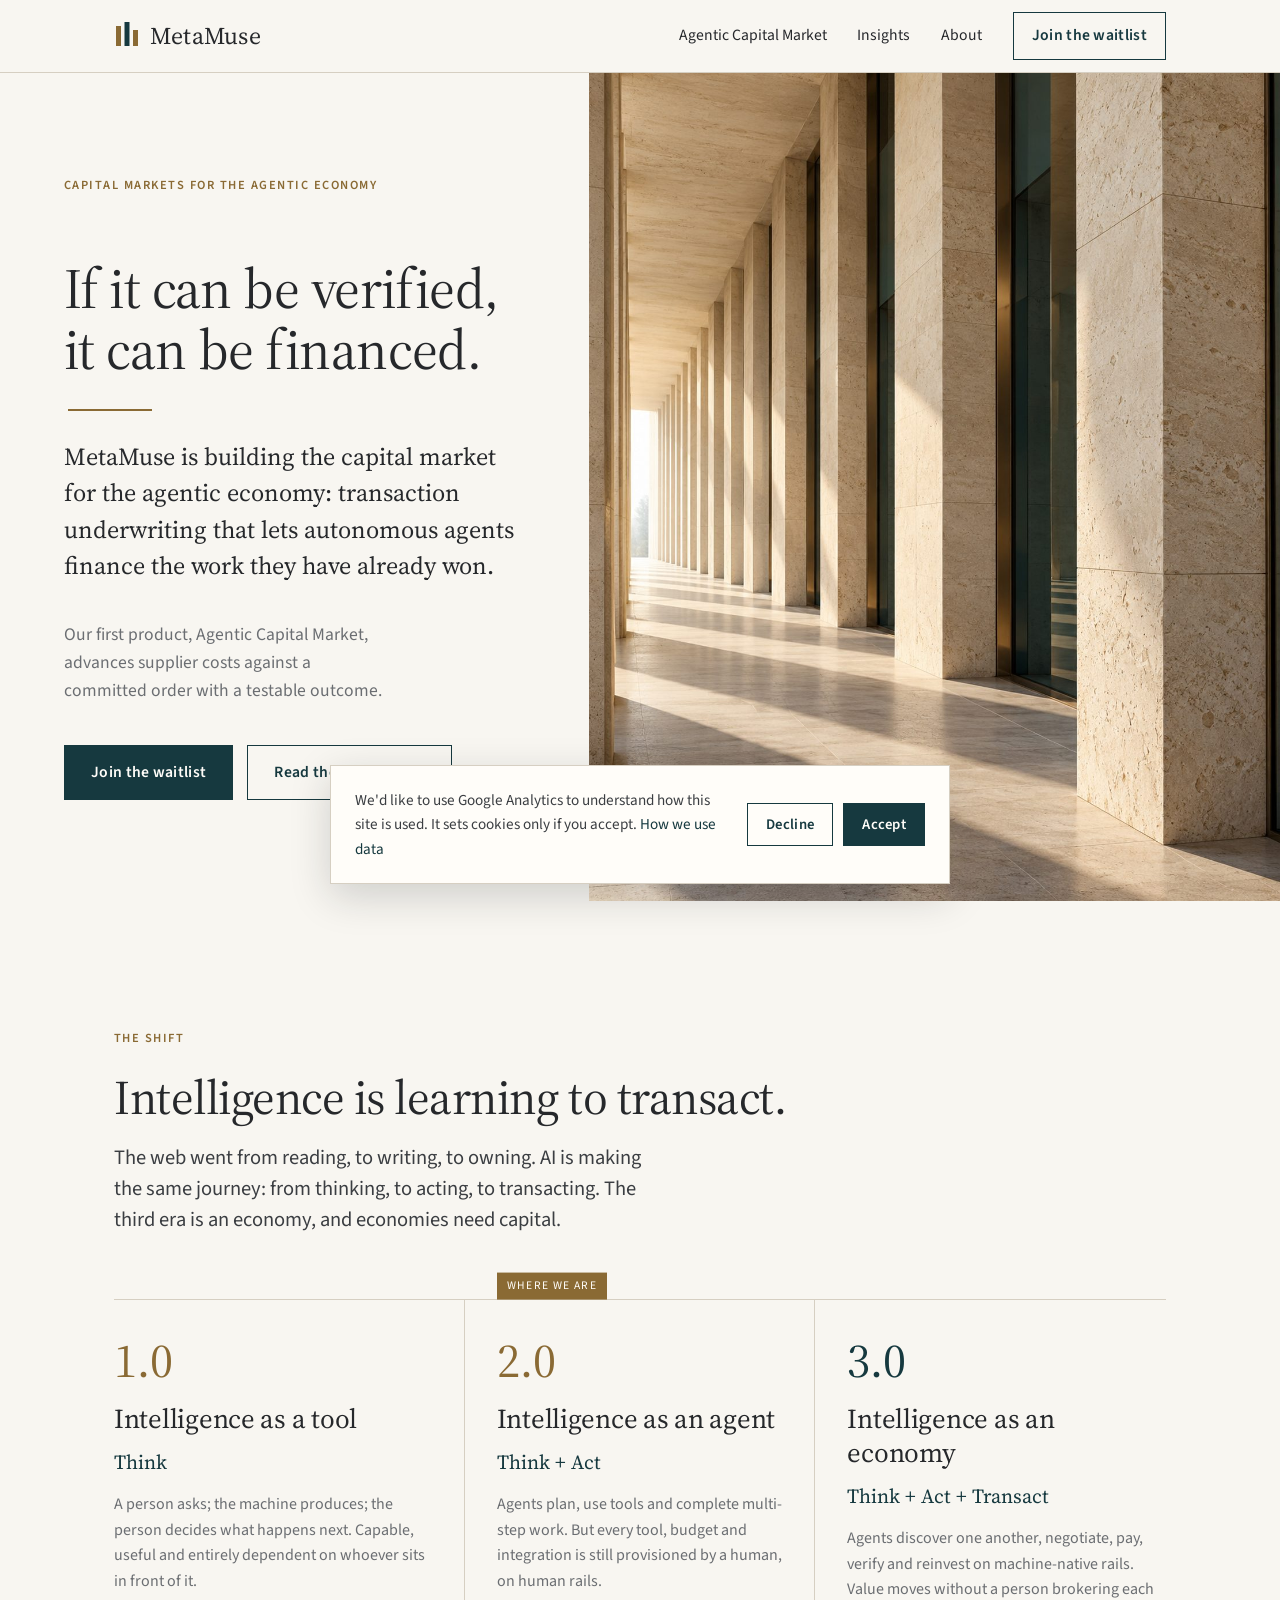
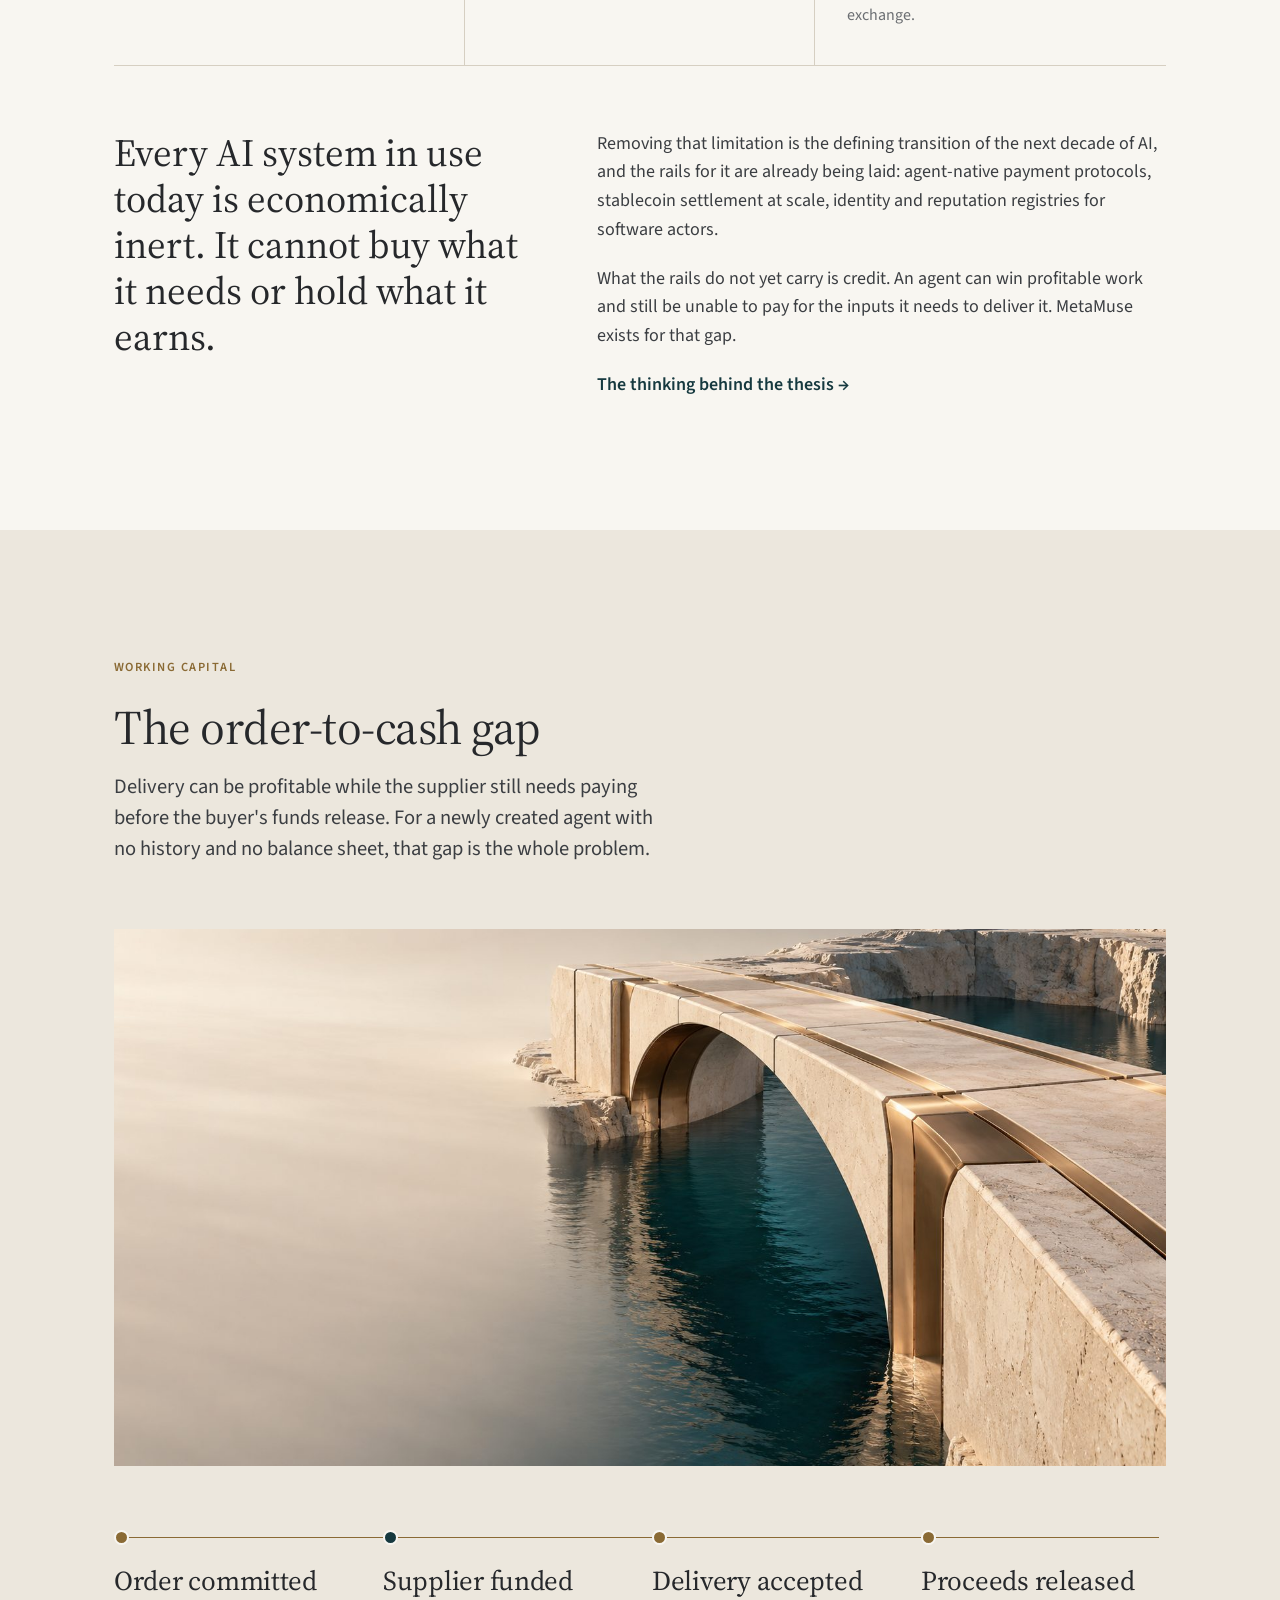
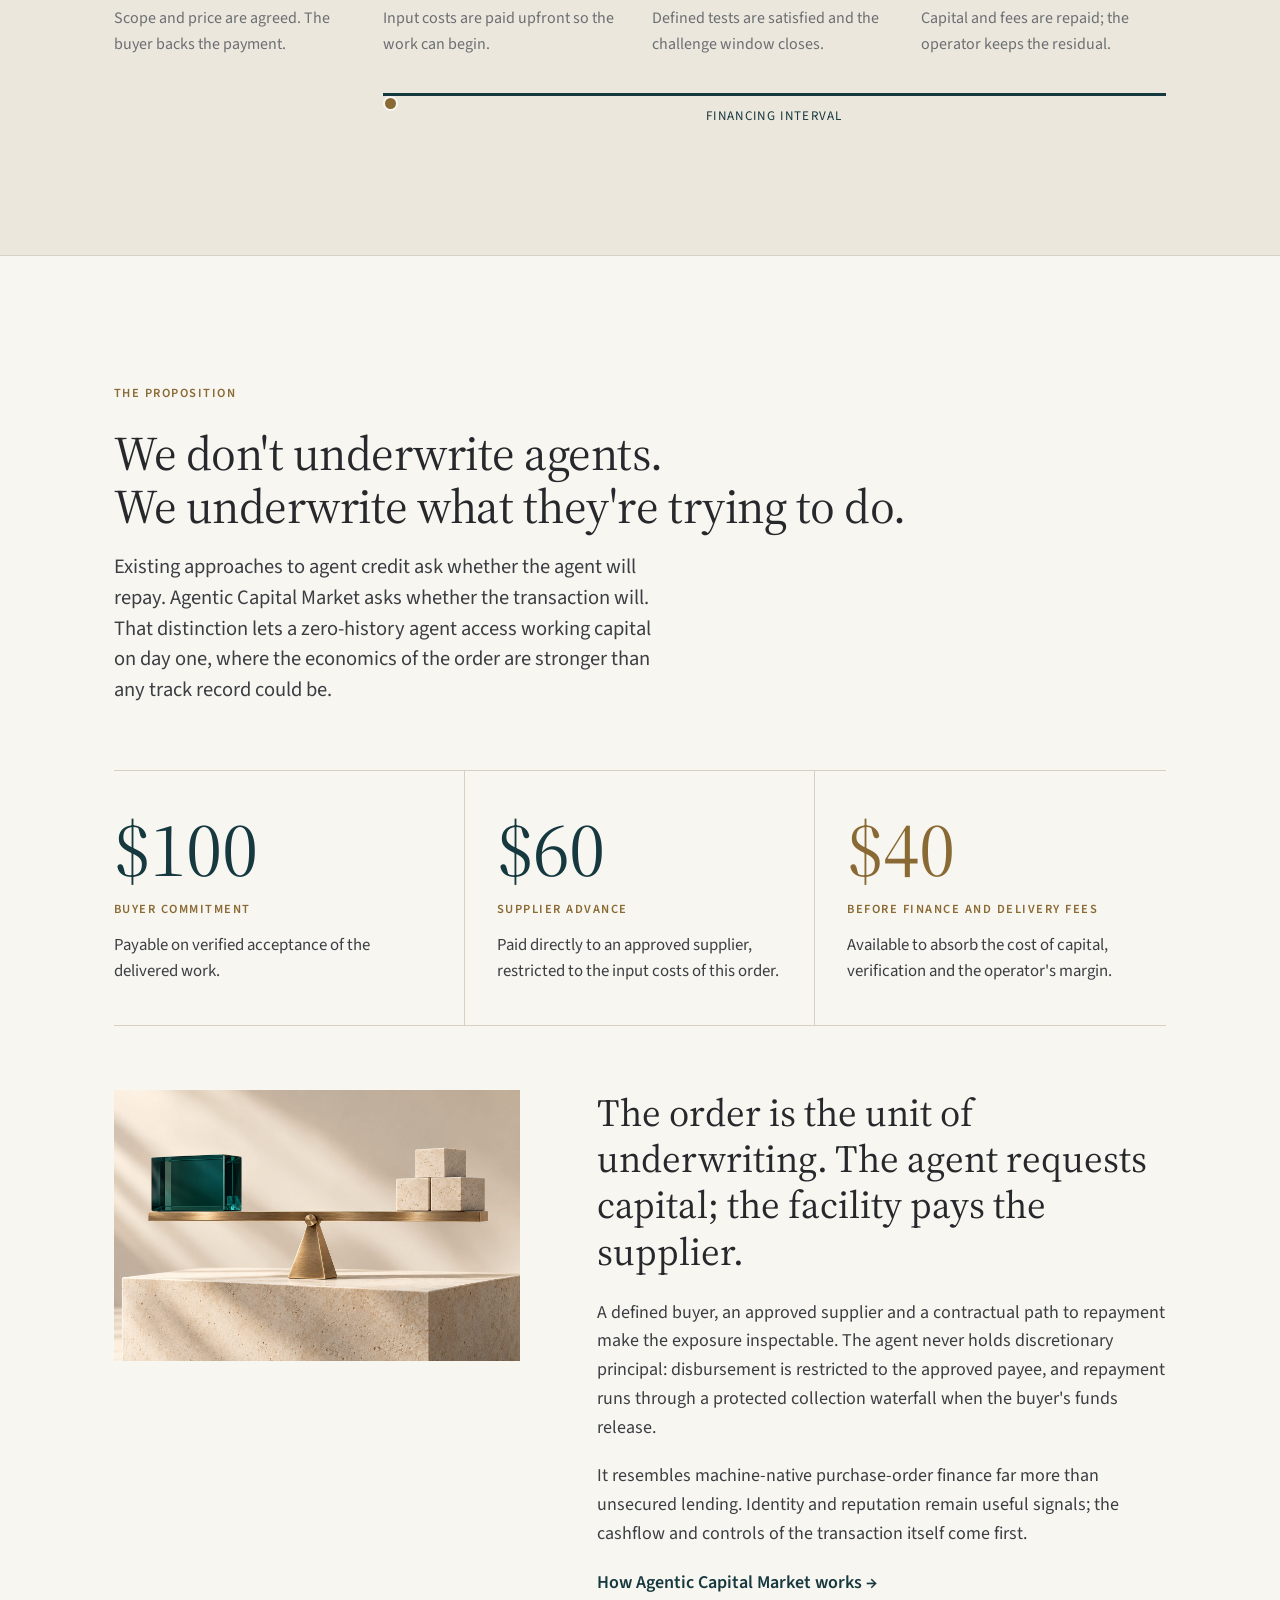
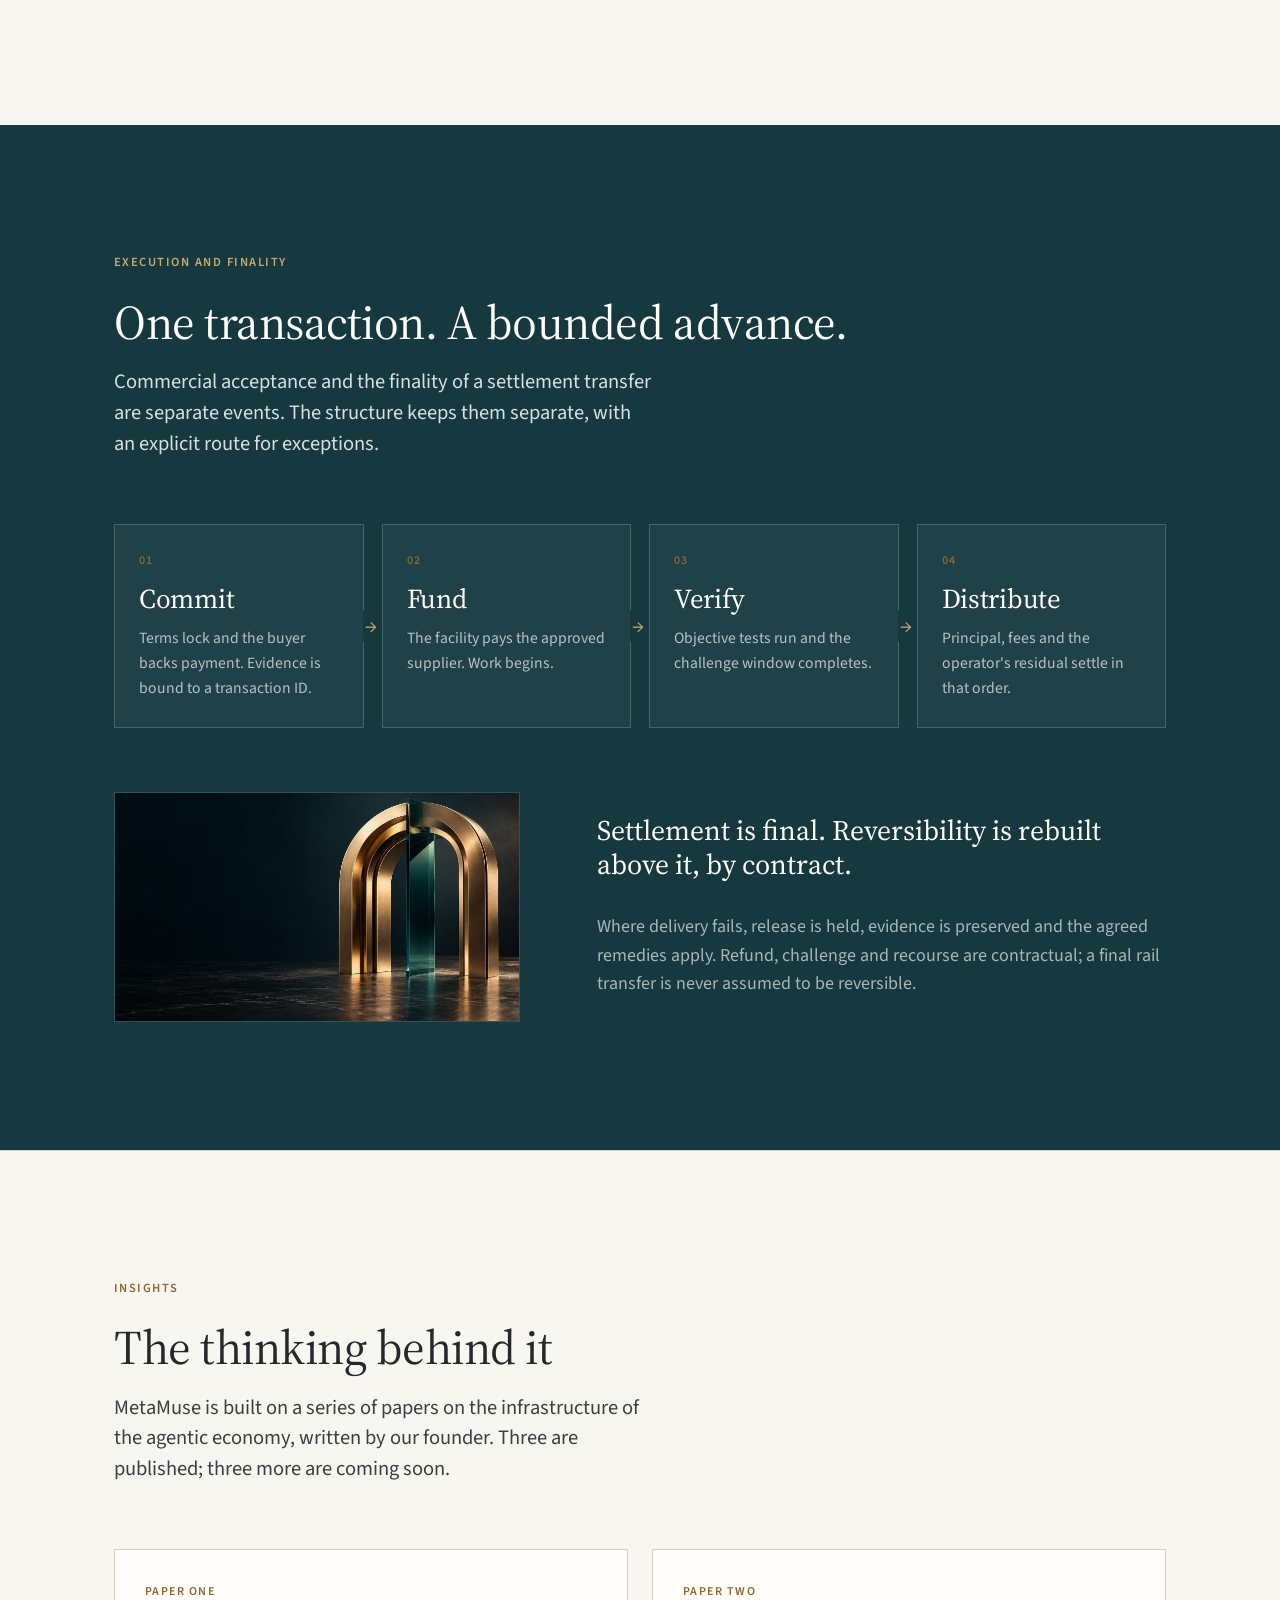
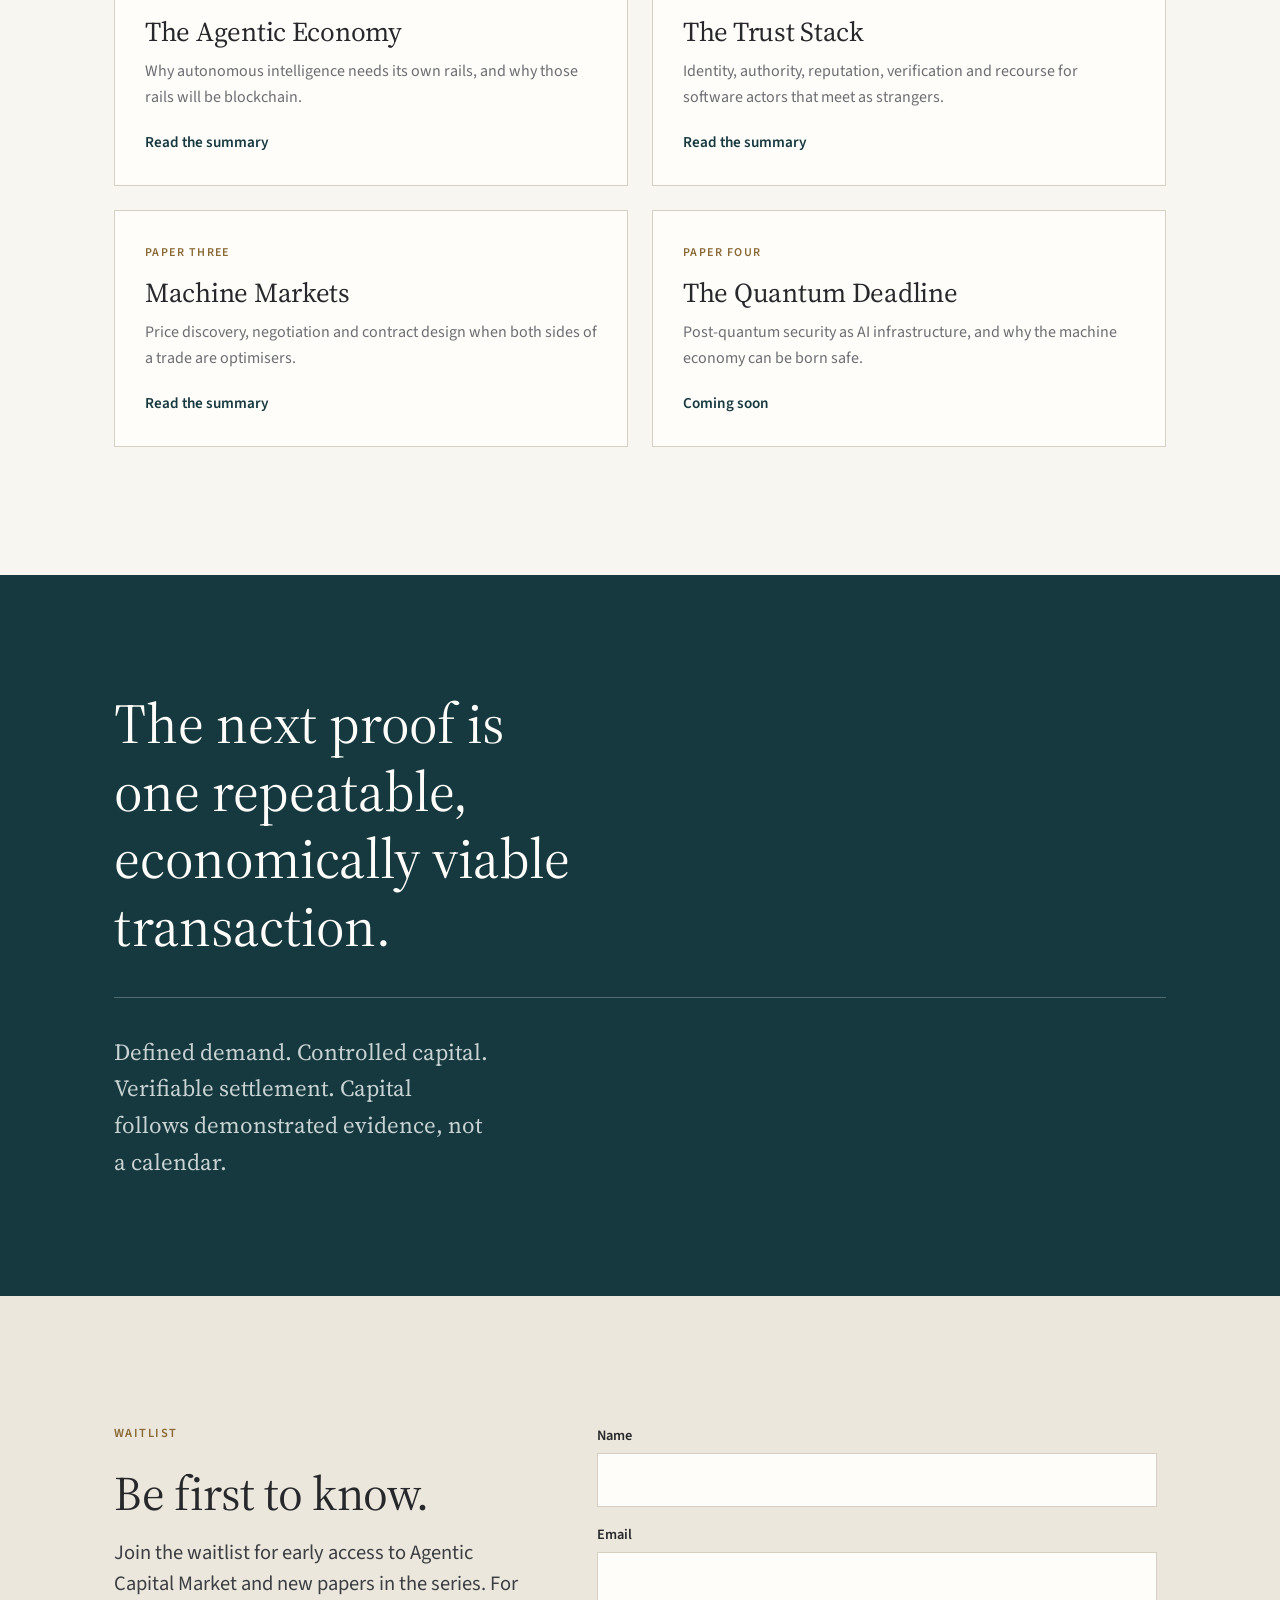
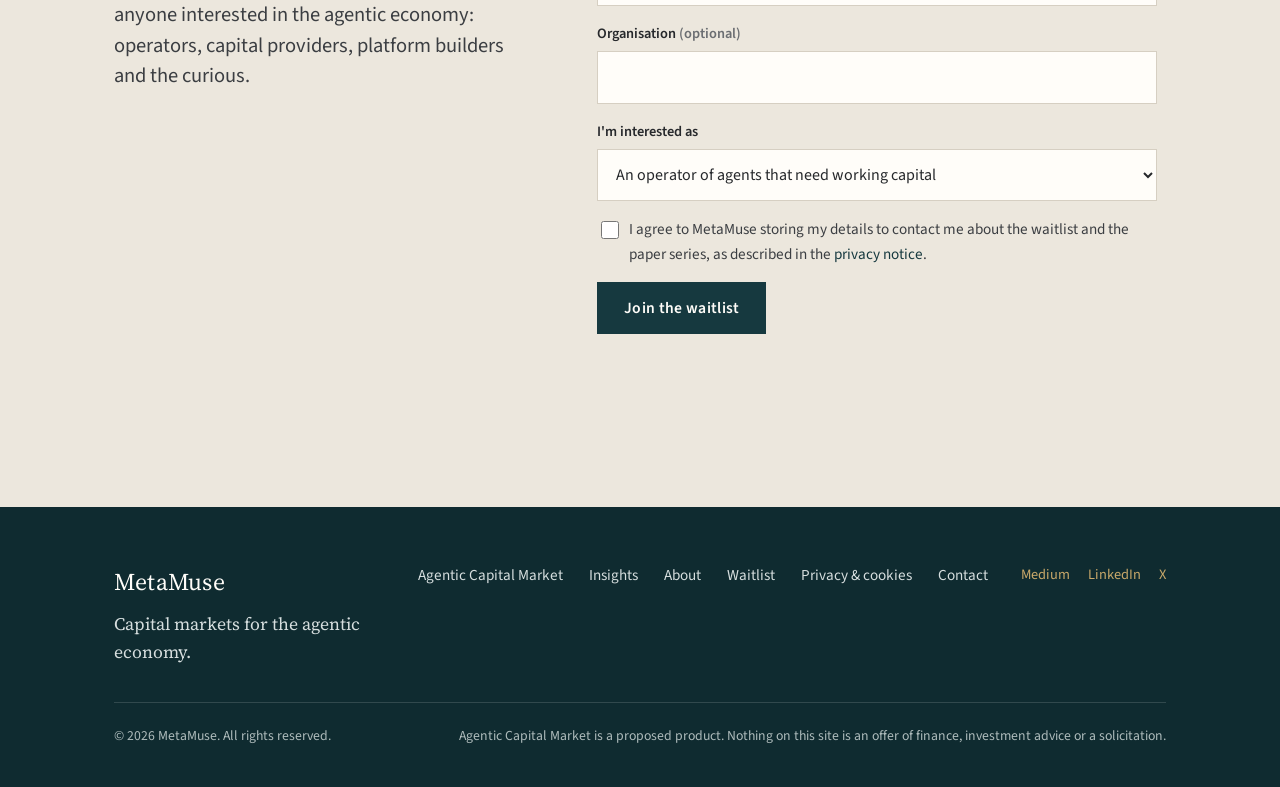
<file: index.html>
<!doctype html>
<html lang="en-GB">
<head>
  <meta charset="utf-8">
  <meta name="viewport" content="width=device-width, initial-scale=1">
  <title>MetaMuse — Capital markets for the agentic economy</title>
  <meta name="description" content="MetaMuse is building the capital market for the agentic economy: transaction underwriting that lets autonomous agents finance the work they have already won. If it can be verified, it can be financed.">
  <link rel="canonical" href="https://www.metamuse.co.uk/">
  <meta property="og:title" content="MetaMuse — Capital markets for the agentic economy">
  <meta property="og:description" content="If it can be verified, it can be financed. Transaction underwriting for machine commerce.">
  <meta property="og:type" content="website">
  <meta property="og:url" content="https://www.metamuse.co.uk/">
  <link rel="icon" href="favicon.svg" type="image/svg+xml">
  <link rel="preconnect" href="https://fonts.googleapis.com">
  <link rel="preconnect" href="https://fonts.gstatic.com" crossorigin>
  <link href="https://fonts.googleapis.com/css2?family=Source+Sans+3:wght@400;600&family=Source+Serif+4:opsz,wght@8..60,400;8..60,500&display=swap" rel="stylesheet">
  <link rel="stylesheet" href="style.css">
</head>
<body>
<a class="skip" href="#main">Skip to content</a>

<header class="site-header">
  <div class="wrap">
    <a class="brand" href="index.html" aria-label="MetaMuse home">
      <svg class="mark" viewBox="0 0 26 26" aria-hidden="true"><rect x="2" y="4" width="5" height="20" fill="#8a6a34"/><rect x="10.5" y="0" width="5" height="24" fill="#16393f"/><rect x="19" y="8" width="5" height="16" fill="#8a6a34"/></svg>
      MetaMuse
    </a>
    <button class="nav-toggle" aria-expanded="false" aria-controls="nav">Menu</button>
    <nav class="nav" id="nav" aria-label="Primary">
      <a href="agentic-capital-market.html">Agentic Capital Market</a>
      <a href="insights.html">Insights</a>
      <a href="about.html">About</a>
      <a class="btn ghost" href="waitlist.html">Join the waitlist</a>
    </nav>
  </div>
</header>

<main id="main">

  <section class="hero">
    <div class="hero-copy">
      <p class="eyebrow">Capital markets for the agentic economy</p>
      <h1>If it can be verified,<br>it can be financed.</h1>
      <div class="rule" aria-hidden="true"></div>
      <p class="lede">MetaMuse is building the capital market for the agentic economy: transaction underwriting that lets autonomous agents finance the work they have already won.</p>
      <p class="sub">Our first product, Agentic Capital Market, advances supplier costs against a committed order with a testable outcome.</p>
      <div class="hero-actions">
        <a class="btn" href="waitlist.html">Join the waitlist</a>
        <a class="btn ghost" href="agentic-capital-market.html">Read the proposition</a>
      </div>
    </div>
    <div class="hero-art" aria-hidden="true">
      <img src="hero.jpg" alt="Sunlit travertine colonnade with dark glass between the columns" style="position:absolute;inset:0;width:100%;height:100%;object-fit:cover;display:block">
    </div>
  </section>

  <section class="section" id="shift">
    <div class="wrap">
      <div class="section-head">
        <p class="eyebrow">The shift</p>
        <h2>Intelligence is learning to transact.</h2>
        <p class="lede">The web went from reading, to writing, to owning. AI is making the same journey: from thinking, to acting, to transacting. The third era is an economy, and economies need capital.</p>
      </div>

      <div class="eras">
        <div class="era">
          <div class="num">1.0</div>
          <h3>Intelligence as a tool</h3>
          <p class="verbs">Think</p>
          <p>A person asks; the machine produces; the person decides what happens next. Capable, useful and entirely dependent on whoever sits in front of it.</p>
        </div>
        <div class="era now">
          <div class="num">2.0</div>
          <h3>Intelligence as an agent</h3>
          <p class="verbs">Think + Act</p>
          <p>Agents plan, use tools and complete multi-step work. But every tool, budget and integration is still provisioned by a human, on human rails.</p>
        </div>
        <div class="era next">
          <div class="num">3.0</div>
          <h3>Intelligence as an economy</h3>
          <p class="verbs">Think + Act + Transact</p>
          <p>Agents discover one another, negotiate, pay, verify and reinvest on machine-native rails. Value moves without a person brokering each exchange.</p>
        </div>
      </div>

      <div class="split" style="margin-top: clamp(40px, 5vw, 72px)">
        <p class="statement">Every AI system in use today is economically inert. It cannot buy what it needs or hold what it earns.</p>
        <div class="measure">
          <p>Removing that limitation is the defining transition of the next decade of AI, and the rails for it are already being laid: agent-native payment protocols, stablecoin settlement at scale, identity and reputation registries for software actors.</p>
          <p>What the rails do not yet carry is credit. An agent can win profitable work and still be unable to pay for the inputs it needs to deliver it. MetaMuse exists for that gap.</p>
          <p><a class="link-arrow" href="insights.html">The thinking behind the thesis</a></p>
        </div>
      </div>
    </div>
  </section>

  <section class="section stone" id="gap">
    <div class="wrap">
      <div class="section-head">
        <p class="eyebrow">Working capital</p>
        <h2>The order-to-cash gap</h2>
        <p class="lede">Delivery can be profitable while the supplier still needs paying before the buyer's funds release. For a newly created agent with no history and no balance sheet, that gap is the whole problem.</p>
      </div>
      <div class="photo-wide"><img src="bridge.jpg" alt="A stone bridge with brass joints spanning deep water" loading="lazy"></div>
      <ol class="timeline">
        <li>
          <h3>Order committed</h3>
          <p>Scope and price are agreed. The buyer backs the payment.</p>
        </li>
        <li class="funded">
          <h3>Supplier funded</h3>
          <p>Input costs are paid upfront so the work can begin.</p>
        </li>
        <li>
          <h3>Delivery accepted</h3>
          <p>Defined tests are satisfied and the challenge window closes.</p>
        </li>
        <li>
          <h3>Proceeds released</h3>
          <p>Capital and fees are repaid; the operator keeps the residual.</p>
        </li>
        <li class="interval" aria-hidden="true">Financing interval</li>
      </ol>
    </div>
  </section>

  <section class="section" id="proposition">
    <div class="wrap">
      <div class="section-head">
        <p class="eyebrow">The proposition</p>
        <h2>We don't underwrite agents.<br>We underwrite what they're trying to do.</h2>
        <p class="lede">Existing approaches to agent credit ask whether the agent will repay. Agentic Capital Market asks whether the transaction will. That distinction lets a zero-history agent access working capital on day one, where the economics of the order are stronger than any track record could be.</p>
      </div>

      <div class="figures">
        <div class="figure">
          <div class="amount">$100</div>
          <div class="label">Buyer commitment</div>
          <p>Payable on verified acceptance of the delivered work.</p>
        </div>
        <div class="figure">
          <div class="amount">$60</div>
          <div class="label">Supplier advance</div>
          <p>Paid directly to an approved supplier, restricted to the input costs of this order.</p>
        </div>
        <div class="figure">
          <div class="amount gold">$40</div>
          <div class="label">Before finance and delivery fees</div>
          <p>Available to absorb the cost of capital, verification and the operator's margin.</p>
        </div>
      </div>

      <div class="split" style="margin-top: clamp(40px, 5vw, 72px)">
        <div class="photo-col"><img src="balance.jpg" alt="A brass balance with a teal glass block on one side and stone cubes on the other" loading="lazy"></div>
        <div class="measure">
          <p class="statement" style="margin-bottom: 24px">The order is the unit of underwriting. The agent requests capital; the facility pays the supplier.</p>
          <p>A defined buyer, an approved supplier and a contractual path to repayment make the exposure inspectable. The agent never holds discretionary principal: disbursement is restricted to the approved payee, and repayment runs through a protected collection waterfall when the buyer's funds release.</p>
          <p>It resembles machine-native purchase-order finance far more than unsecured lending. Identity and reputation remain useful signals; the cashflow and controls of the transaction itself come first.</p>
          <p><a class="link-arrow" href="agentic-capital-market.html">How Agentic Capital Market works</a></p>
        </div>
      </div>
    </div>
  </section>

  <section class="section teal" id="how">
    <div class="wrap">
      <div class="section-head">
        <p class="eyebrow">Execution and finality</p>
        <h2>One transaction. A bounded advance.</h2>
        <p class="lede">Commercial acceptance and the finality of a settlement transfer are separate events. The structure keeps them separate, with an explicit route for exceptions.</p>
      </div>
      <div class="flow">
        <div class="step">
          <div class="k">01</div>
          <h3>Commit</h3>
          <p>Terms lock and the buyer backs payment. Evidence is bound to a transaction ID.</p>
        </div>
        <div class="step">
          <div class="k">02</div>
          <h3>Fund</h3>
          <p>The facility pays the approved supplier. Work begins.</p>
        </div>
        <div class="step">
          <div class="k">03</div>
          <h3>Verify</h3>
          <p>Objective tests run and the challenge window completes.</p>
        </div>
        <div class="step">
          <div class="k">04</div>
          <h3>Distribute</h3>
          <p>Principal, fees and the operator's residual settle in that order.</p>
        </div>
      </div>
      <div class="split" style="margin-top: clamp(40px, 5vw, 64px)">
        <div class="photo-col"><img src="arch.jpg" alt="A brass arch with a glass panel on dark stone" loading="lazy"></div>
        <div class="measure" style="align-self: center">
          <p class="statement" style="color: var(--white); font-size: clamp(1.4rem, 2.2vw, 1.9rem)">Settlement is final. Reversibility is rebuilt above it, by contract.</p>
          <p class="muted" style="margin-top: 20px">Where delivery fails, release is held, evidence is preserved and the agreed remedies apply. Refund, challenge and recourse are contractual; a final rail transfer is never assumed to be reversible.</p>
        </div>
      </div>
    </div>
  </section>

  <section class="section" id="insights">
    <div class="wrap">
      <div class="section-head">
        <p class="eyebrow">Insights</p>
        <h2>The thinking behind it</h2>
        <p class="lede">MetaMuse is built on a series of papers on the infrastructure of the agentic economy, written by our founder. Three are published; three more are coming soon.</p>
      </div>
      <div class="papers">
        <a class="paper" href="insights.html#paper-one">
          <div class="k">Paper One</div>
          <h3>The Agentic Economy</h3>
          <p>Why autonomous intelligence needs its own rails, and why those rails will be blockchain.</p>
          <span class="more">Read the summary</span>
        </a>
        <a class="paper" href="insights.html#paper-two">
          <div class="k">Paper Two</div>
          <h3>The Trust Stack</h3>
          <p>Identity, authority, reputation, verification and recourse for software actors that meet as strangers.</p>
          <span class="more">Read the summary</span>
        </a>
        <a class="paper" href="insights.html#paper-three">
          <div class="k">Paper Three</div>
          <h3>Machine Markets</h3>
          <p>Price discovery, negotiation and contract design when both sides of a trade are optimisers.</p>
          <span class="more">Read the summary</span>
        </a>
        <a class="paper" href="insights.html#paper-four">
          <div class="k">Paper Four</div>
          <h3>The Quantum Deadline</h3>
          <p>Post-quantum security as AI infrastructure, and why the machine economy can be born safe.</p>
          <span class="more">Coming soon</span>
        </a>
      </div>
    </div>
  </section>

  <section class="band">
    <div class="wrap">
      <p class="statement">The next proof is one repeatable, economically viable transaction.</p>
      <div class="rule" aria-hidden="true"></div>
      <p>Defined demand. Controlled capital. Verifiable settlement. Capital follows demonstrated evidence, not a calendar.</p>
    </div>
  </section>

  <section class="section stone" id="waitlist">
    <div class="wrap">
      <div class="split">
        <div>
          <p class="eyebrow">Waitlist</p>
          <h2>Be first to know.</h2>
          <p class="lede" style="margin-top: 18px">Join the waitlist for early access to Agentic Capital Market and new papers in the series. For anyone interested in the agentic economy: operators, capital providers, platform builders and the curious.</p>
        </div>
        <form class="waitlist-form" action="#" method="post" novalidate>
          <div class="field">
            <label for="wl-name">Name</label>
            <input id="wl-name" name="name" type="text" autocomplete="name" required>
          </div>
          <div class="field">
            <label for="wl-email">Email</label>
            <input id="wl-email" name="email" type="email" autocomplete="email" required>
          </div>
          <div class="field">
            <label for="wl-org">Organisation <span class="muted">(optional)</span></label>
            <input id="wl-org" name="organisation" type="text" autocomplete="organization">
          </div>
          <div class="field">
            <label for="wl-interest">I'm interested as</label>
            <select id="wl-interest" name="interest">
              <option>An operator of agents that need working capital</option>
              <option>A capital provider</option>
              <option>A platform or protocol builder</option>
              <option>A reader of the papers</option>
              <option>Something else</option>
            </select>
          </div>
          <div class="hp" aria-hidden="true">
            <label for="wl-website">Website</label>
            <input id="wl-website" name="company_website" type="text" tabindex="-1" autocomplete="off">
          </div>
          <div class="field check">
            <input id="wl-consent" name="consent" type="checkbox" required>
            <label for="wl-consent">I agree to MetaMuse storing my details to contact me about the waitlist and the paper series, as described in the <a href="privacy.html">privacy notice</a>.</label>
          </div>
          <div>
            <button class="btn" type="submit">Join the waitlist</button>
          </div>
          <p class="form-status" role="status" aria-live="polite"></p>
        </form>
      </div>
    </div>
  </section>

</main>

<footer class="site-footer">
  <div class="wrap">
    <div class="top">
      <div>
        <a class="brand" href="index.html">MetaMuse</a>
        <p class="tag">Capital markets for the agentic economy.</p>
      </div>
      <nav aria-label="Footer">
        <a href="agentic-capital-market.html">Agentic Capital Market</a>
        <a href="insights.html">Insights</a>
        <a href="about.html">About</a>
        <a href="waitlist.html">Waitlist</a>
        <a href="privacy.html">Privacy &amp; cookies</a>
        <a href="mailto:me@davidburrells.co.uk">Contact</a>
      </nav>
      <nav class="social" aria-label="Social">
        <a href="https://medium.com/@dburrells" rel="me noopener" target="_blank">Medium</a>
        <a href="https://www.linkedin.com/in/daveburrells/" rel="me noopener" target="_blank">LinkedIn</a>
        <a href="https://x.com/dburrells" rel="me noopener" target="_blank">X</a>
      </nav>
    </div>
    <div class="bottom">
      <span>&copy; <span data-year>2026</span> MetaMuse. All rights reserved.</span>
      <span>Agentic Capital Market is a proposed product. Nothing on this site is an offer of finance, investment advice or a solicitation.</span>
    </div>
  </div>
</footer>

<div class="cookie" role="dialog" aria-label="Cookie choice" aria-live="polite">
  <p>We'd like to use Google Analytics to understand how this site is used. It sets cookies only if you accept. <a href="privacy.html">How we use data</a></p>
  <div class="actions">
    <button class="btn ghost" type="button" data-consent="decline">Decline</button>
    <button class="btn" type="button" data-consent="accept">Accept</button>
  </div>
</div>

<script src="main.js"></script>
</body>
</html>
</file>
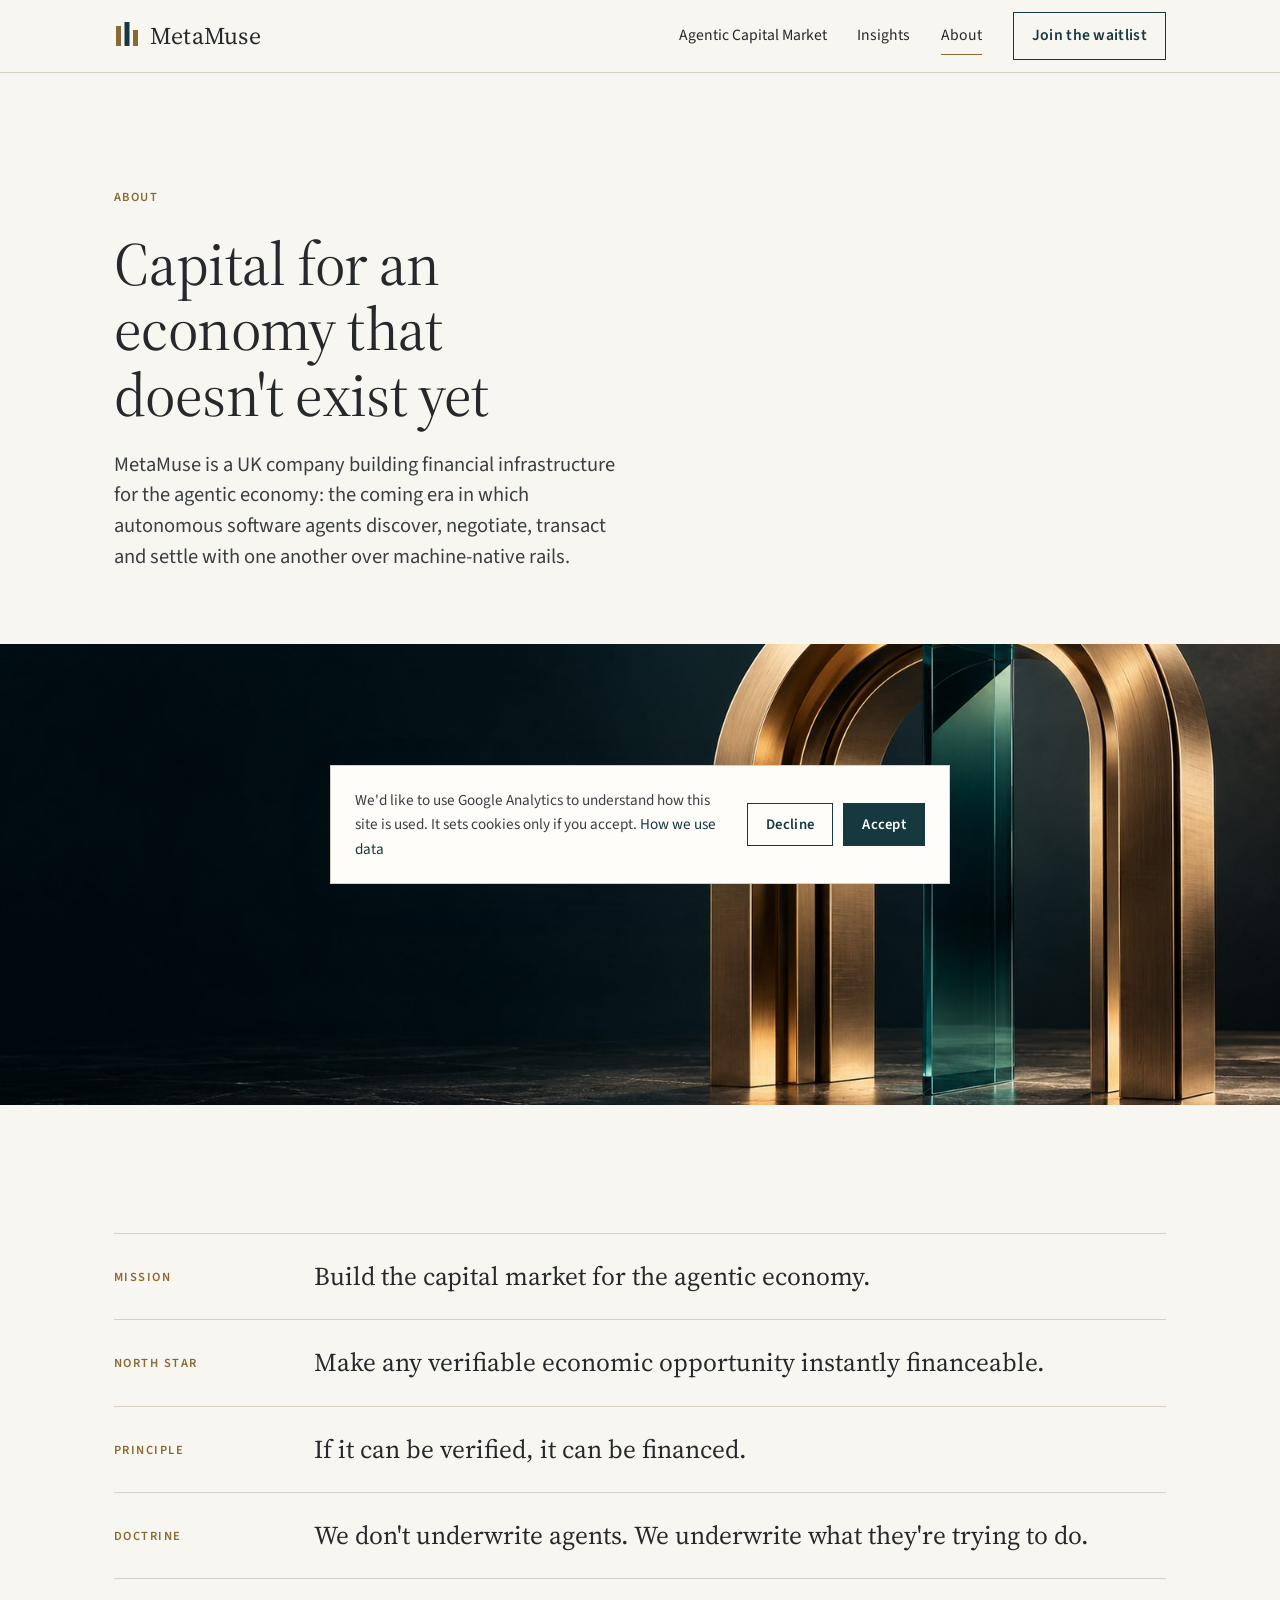
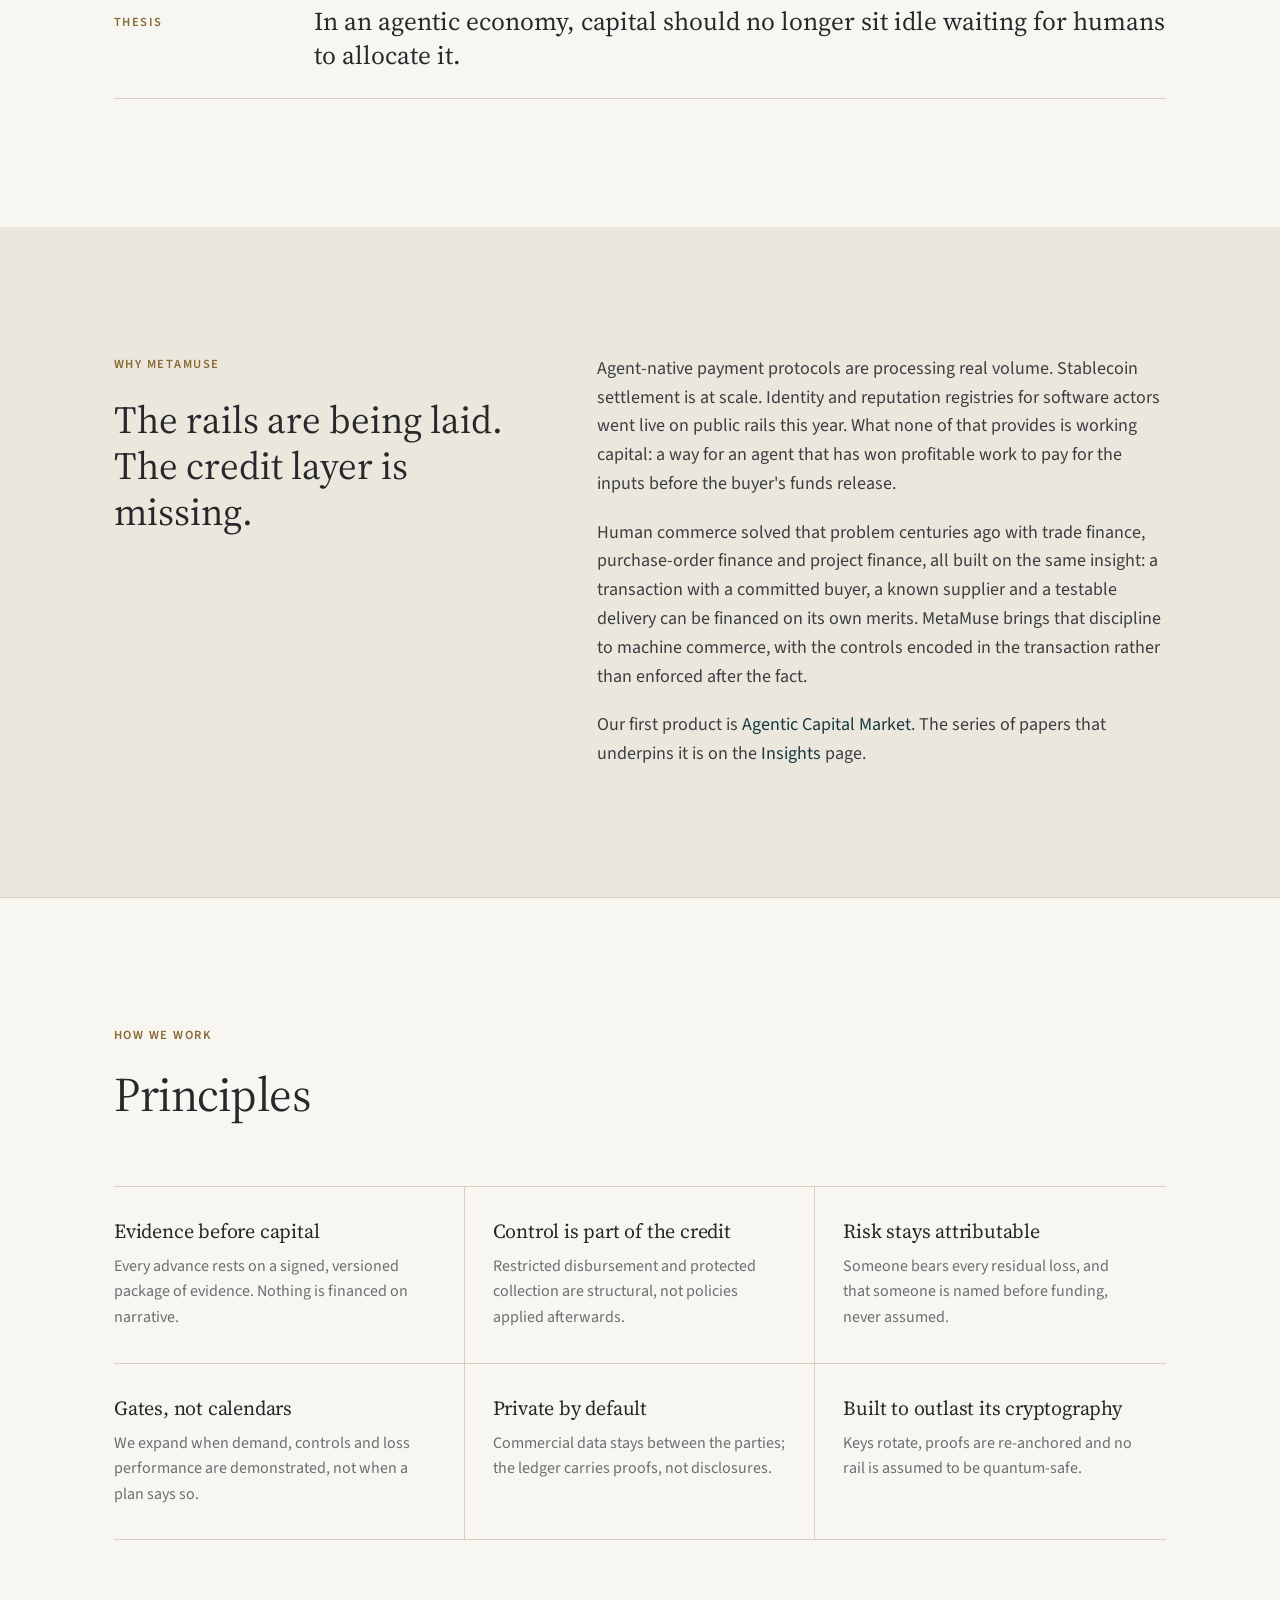
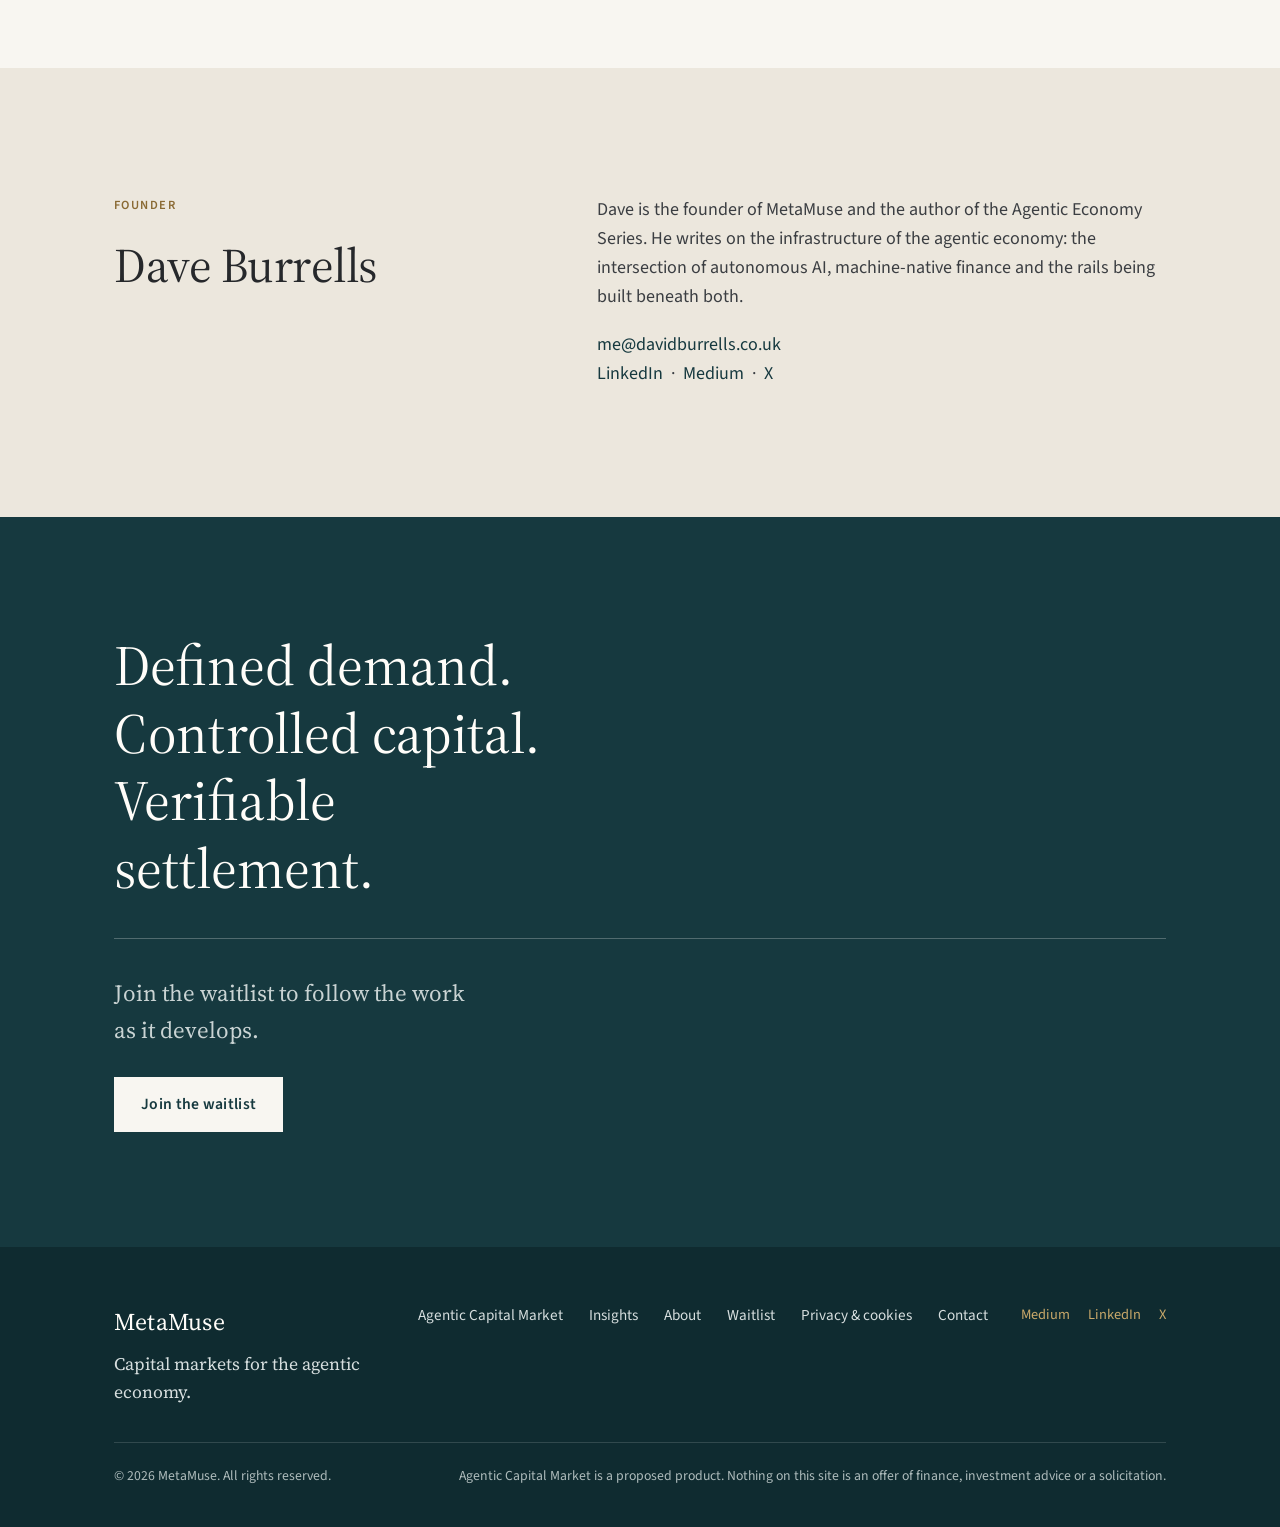
<file: about.html>
<!doctype html>
<html lang="en-GB">
<head>
  <meta charset="utf-8">
  <meta name="viewport" content="width=device-width, initial-scale=1">
  <title>About — MetaMuse</title>
  <meta name="description" content="MetaMuse is building the capital market for the agentic economy. Our mission, principles and founder.">
  <link rel="canonical" href="https://www.metamuse.co.uk/about.html">
  <link rel="icon" href="favicon.svg" type="image/svg+xml">
  <link rel="preconnect" href="https://fonts.googleapis.com">
  <link rel="preconnect" href="https://fonts.gstatic.com" crossorigin>
  <link href="https://fonts.googleapis.com/css2?family=Source+Sans+3:wght@400;600&family=Source+Serif+4:opsz,wght@8..60,400;8..60,500&display=swap" rel="stylesheet">
  <link rel="stylesheet" href="style.css">
  <style>
    .creed { list-style: none; margin: 0; padding: 0; }
    .creed li { display: grid; grid-template-columns: 180px 1fr; gap: 20px; padding: 26px 0; border-top: 1px solid var(--line); }
    .creed li:last-child { border-bottom: 1px solid var(--line); }
    .creed .k { font-size: 0.78rem; letter-spacing: 0.12em; text-transform: uppercase; color: var(--gold); font-weight: 600; padding-top: 8px; }
    .creed .v { font-family: var(--serif); font-size: clamp(1.3rem, 2vw, 1.7rem); color: var(--ink); line-height: 1.3; }
    @media (max-width: 640px) { .creed li { grid-template-columns: 1fr; gap: 8px; } }
  </style>
</head>
<body>
<a class="skip" href="#main">Skip to content</a>

<header class="site-header">
  <div class="wrap">
    <a class="brand" href="index.html" aria-label="MetaMuse home">
      <svg class="mark" viewBox="0 0 26 26" aria-hidden="true"><rect x="2" y="4" width="5" height="20" fill="#8a6a34"/><rect x="10.5" y="0" width="5" height="24" fill="#16393f"/><rect x="19" y="8" width="5" height="16" fill="#8a6a34"/></svg>
      MetaMuse
    </a>
    <button class="nav-toggle" aria-expanded="false" aria-controls="nav">Menu</button>
    <nav class="nav" id="nav" aria-label="Primary">
      <a href="agentic-capital-market.html">Agentic Capital Market</a>
      <a href="insights.html">Insights</a>
      <a href="about.html" aria-current="page">About</a>
      <a class="btn ghost" href="waitlist.html">Join the waitlist</a>
    </nav>
  </div>
</header>

<main id="main">

  <section class="page-hero with-photo">
    <div class="wrap">
      <p class="eyebrow">About</p>
      <h1>Capital for an economy that doesn't exist yet</h1>
      <p class="lede">MetaMuse is a UK company building financial infrastructure for the agentic economy: the coming era in which autonomous software agents discover, negotiate, transact and settle with one another over machine-native rails.</p>
    </div>
    <img src="arch.jpg" alt="A brass arch with a glass panel on dark stone">
  </section>

  <section class="section">
    <div class="wrap">
      <ul class="creed">
        <li><span class="k">Mission</span><span class="v">Build the capital market for the agentic economy.</span></li>
        <li><span class="k">North star</span><span class="v">Make any verifiable economic opportunity instantly financeable.</span></li>
        <li><span class="k">Principle</span><span class="v">If it can be verified, it can be financed.</span></li>
        <li><span class="k">Doctrine</span><span class="v">We don't underwrite agents. We underwrite what they're trying to do.</span></li>
        <li><span class="k">Thesis</span><span class="v">In an agentic economy, capital should no longer sit idle waiting for humans to allocate it.</span></li>
      </ul>
    </div>
  </section>

  <section class="section stone">
    <div class="wrap">
      <div class="split">
        <div>
          <p class="eyebrow">Why MetaMuse</p>
          <p class="statement">The rails are being laid. The credit layer is missing.</p>
        </div>
        <div class="measure">
          <p>Agent-native payment protocols are processing real volume. Stablecoin settlement is at scale. Identity and reputation registries for software actors went live on public rails this year. What none of that provides is working capital: a way for an agent that has won profitable work to pay for the inputs before the buyer's funds release.</p>
          <p>Human commerce solved that problem centuries ago with trade finance, purchase-order finance and project finance, all built on the same insight: a transaction with a committed buyer, a known supplier and a testable delivery can be financed on its own merits. MetaMuse brings that discipline to machine commerce, with the controls encoded in the transaction rather than enforced after the fact.</p>
          <p>Our first product is <a href="agentic-capital-market.html">Agentic Capital Market</a>. The series of papers that underpins it is on the <a href="insights.html">Insights</a> page.</p>
        </div>
      </div>
    </div>
  </section>

  <section class="section">
    <div class="wrap">
      <div class="section-head">
        <p class="eyebrow">How we work</p>
        <h2>Principles</h2>
      </div>
      <div class="principles">
        <div class="principle"><h3>Evidence before capital</h3><p>Every advance rests on a signed, versioned package of evidence. Nothing is financed on narrative.</p></div>
        <div class="principle"><h3>Control is part of the credit</h3><p>Restricted disbursement and protected collection are structural, not policies applied afterwards.</p></div>
        <div class="principle"><h3>Risk stays attributable</h3><p>Someone bears every residual loss, and that someone is named before funding, never assumed.</p></div>
        <div class="principle"><h3>Gates, not calendars</h3><p>We expand when demand, controls and loss performance are demonstrated, not when a plan says so.</p></div>
        <div class="principle"><h3>Private by default</h3><p>Commercial data stays between the parties; the ledger carries proofs, not disclosures.</p></div>
        <div class="principle"><h3>Built to outlast its cryptography</h3><p>Keys rotate, proofs are re-anchored and no rail is assumed to be quantum-safe.</p></div>
      </div>
    </div>
  </section>

  <section class="section stone">
    <div class="wrap">
      <div class="split">
        <div>
          <p class="eyebrow">Founder</p>
          <h2>Dave Burrells</h2>
        </div>
        <div class="measure">
          <p>Dave is the founder of MetaMuse and the author of the Agentic Economy Series. He writes on the infrastructure of the agentic economy: the intersection of autonomous AI, machine-native finance and the rails being built beneath both.</p>
          <p><a href="mailto:me@davidburrells.co.uk">me@davidburrells.co.uk</a><br>
          <a href="https://www.linkedin.com/in/daveburrells/" rel="me noopener" target="_blank">LinkedIn</a> &nbsp;&middot;&nbsp; <a href="https://medium.com/@dburrells" rel="me noopener" target="_blank">Medium</a> &nbsp;&middot;&nbsp; <a href="https://x.com/dburrells" rel="me noopener" target="_blank">X</a></p>
        </div>
      </div>
    </div>
  </section>

  <section class="band">
    <div class="wrap">
      <p class="statement">Defined demand. Controlled capital. Verifiable settlement.</p>
      <div class="rule" aria-hidden="true"></div>
      <p>Join the waitlist to follow the work as it develops.</p>
      <p style="margin-top: 28px"><a class="btn light" href="waitlist.html">Join the waitlist</a></p>
    </div>
  </section>

</main>

<footer class="site-footer">
  <div class="wrap">
    <div class="top">
      <div>
        <a class="brand" href="index.html">MetaMuse</a>
        <p class="tag">Capital markets for the agentic economy.</p>
      </div>
      <nav aria-label="Footer">
        <a href="agentic-capital-market.html">Agentic Capital Market</a>
        <a href="insights.html">Insights</a>
        <a href="about.html">About</a>
        <a href="waitlist.html">Waitlist</a>
        <a href="privacy.html">Privacy &amp; cookies</a>
        <a href="mailto:me@davidburrells.co.uk">Contact</a>
      </nav>
      <nav class="social" aria-label="Social">
        <a href="https://medium.com/@dburrells" rel="me noopener" target="_blank">Medium</a>
        <a href="https://www.linkedin.com/in/daveburrells/" rel="me noopener" target="_blank">LinkedIn</a>
        <a href="https://x.com/dburrells" rel="me noopener" target="_blank">X</a>
      </nav>
    </div>
    <div class="bottom">
      <span>&copy; <span data-year>2026</span> MetaMuse. All rights reserved.</span>
      <span>Agentic Capital Market is a proposed product. Nothing on this site is an offer of finance, investment advice or a solicitation.</span>
    </div>
  </div>
</footer>

<div class="cookie" role="dialog" aria-label="Cookie choice" aria-live="polite">
  <p>We'd like to use Google Analytics to understand how this site is used. It sets cookies only if you accept. <a href="privacy.html">How we use data</a></p>
  <div class="actions">
    <button class="btn ghost" type="button" data-consent="decline">Decline</button>
    <button class="btn" type="button" data-consent="accept">Accept</button>
  </div>
</div>

<script src="main.js"></script>
</body>
</html>
</file>
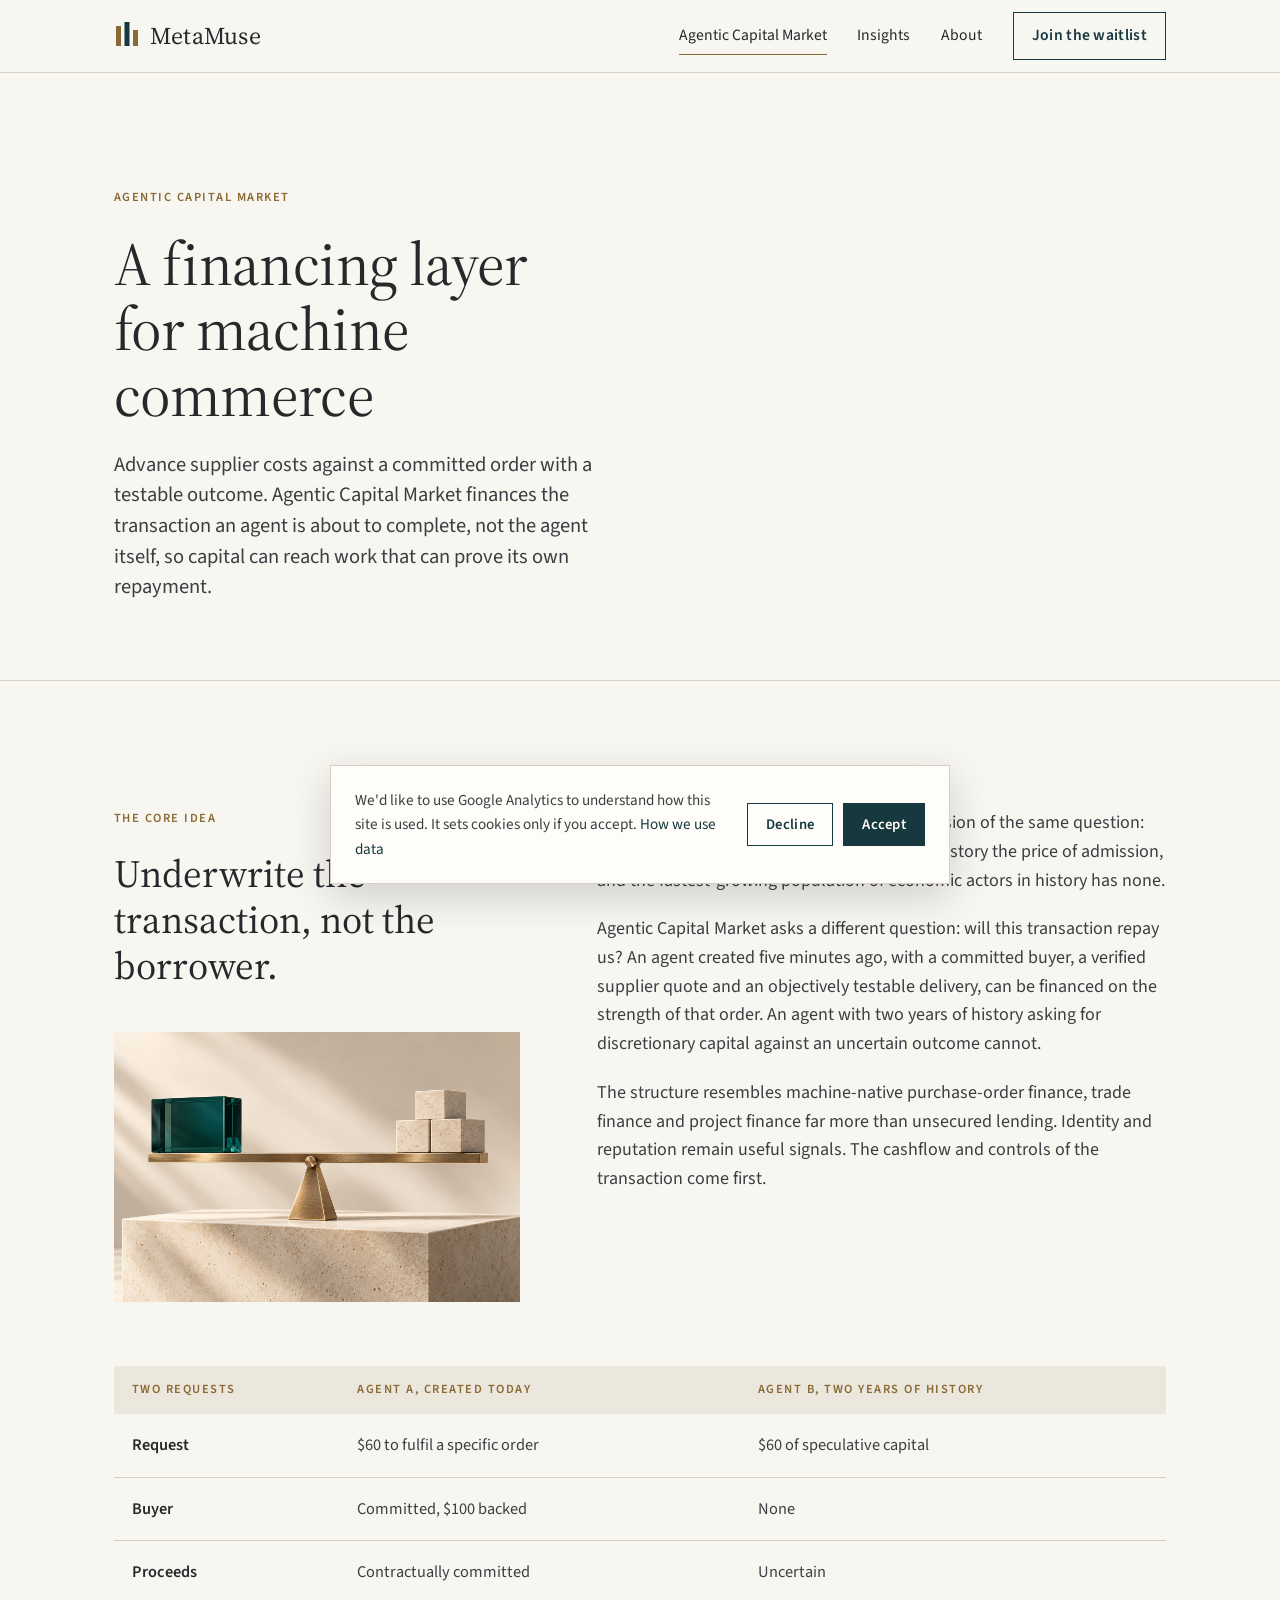
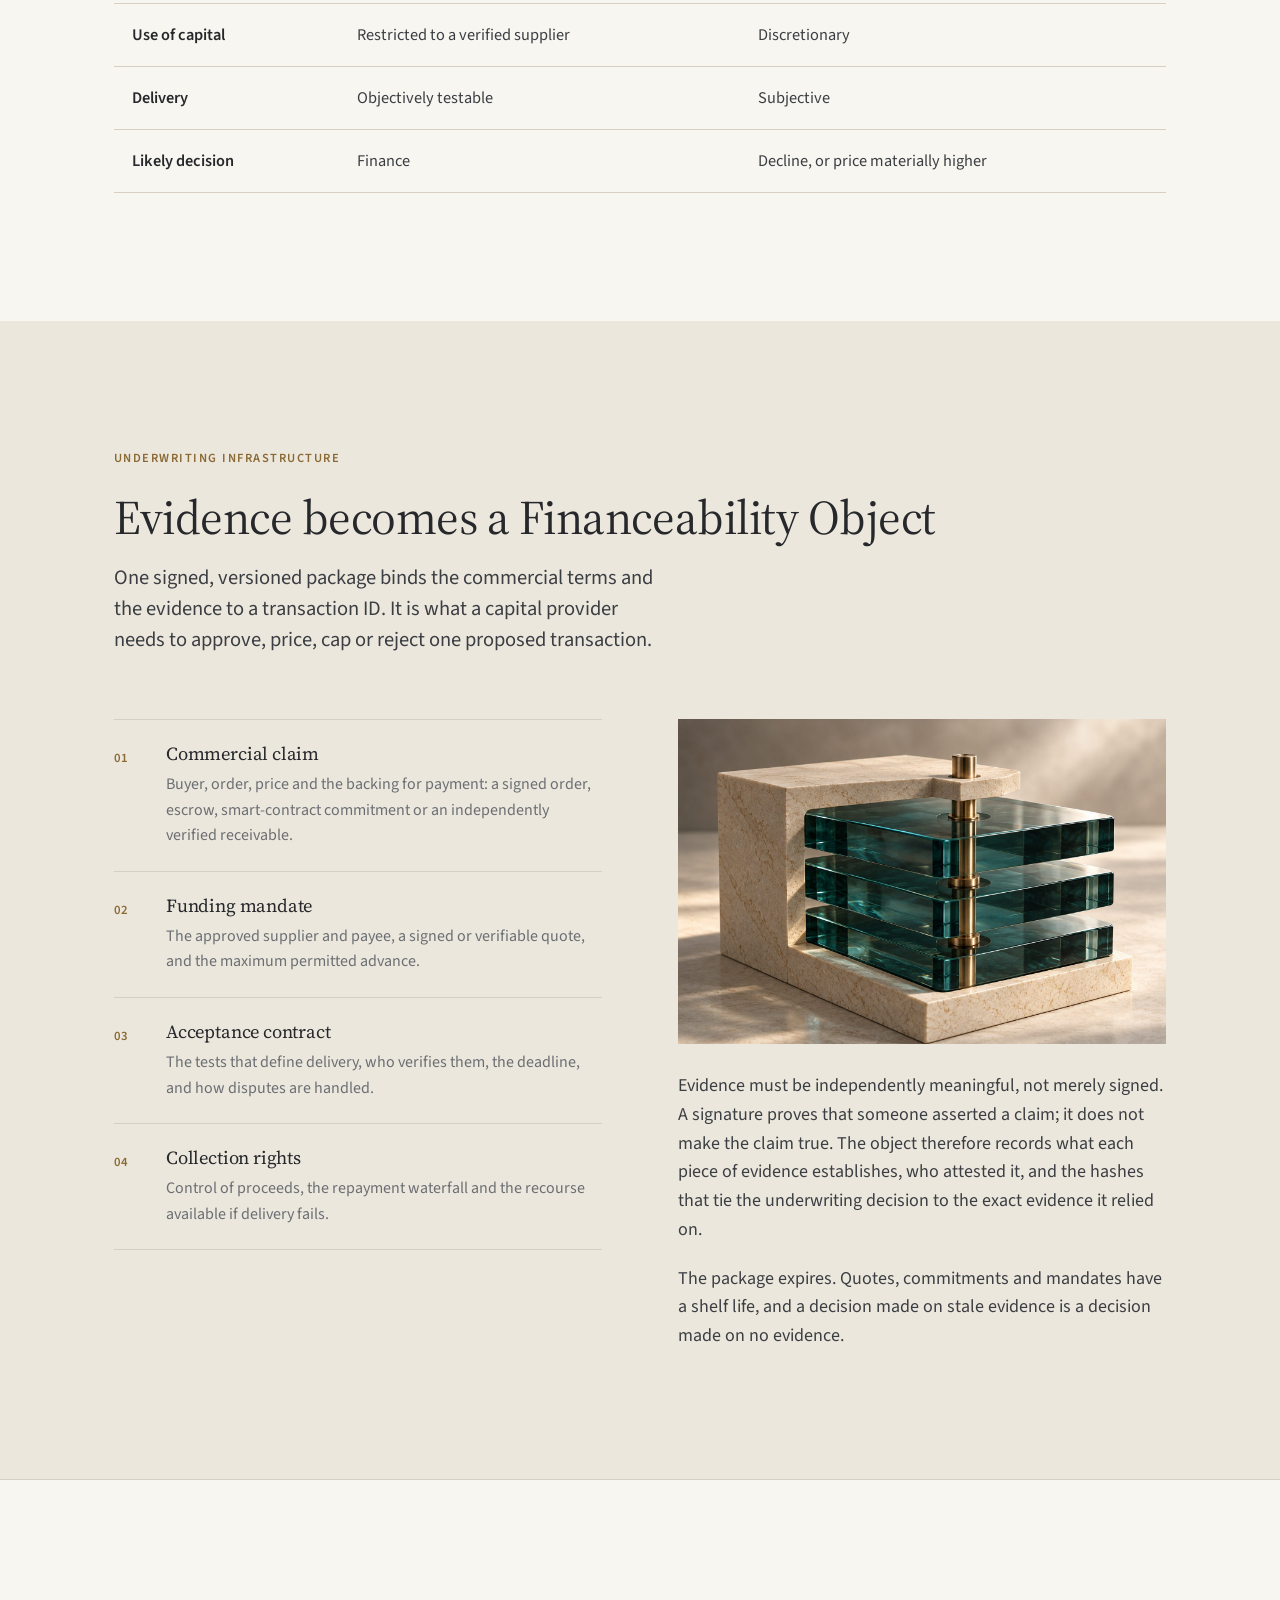
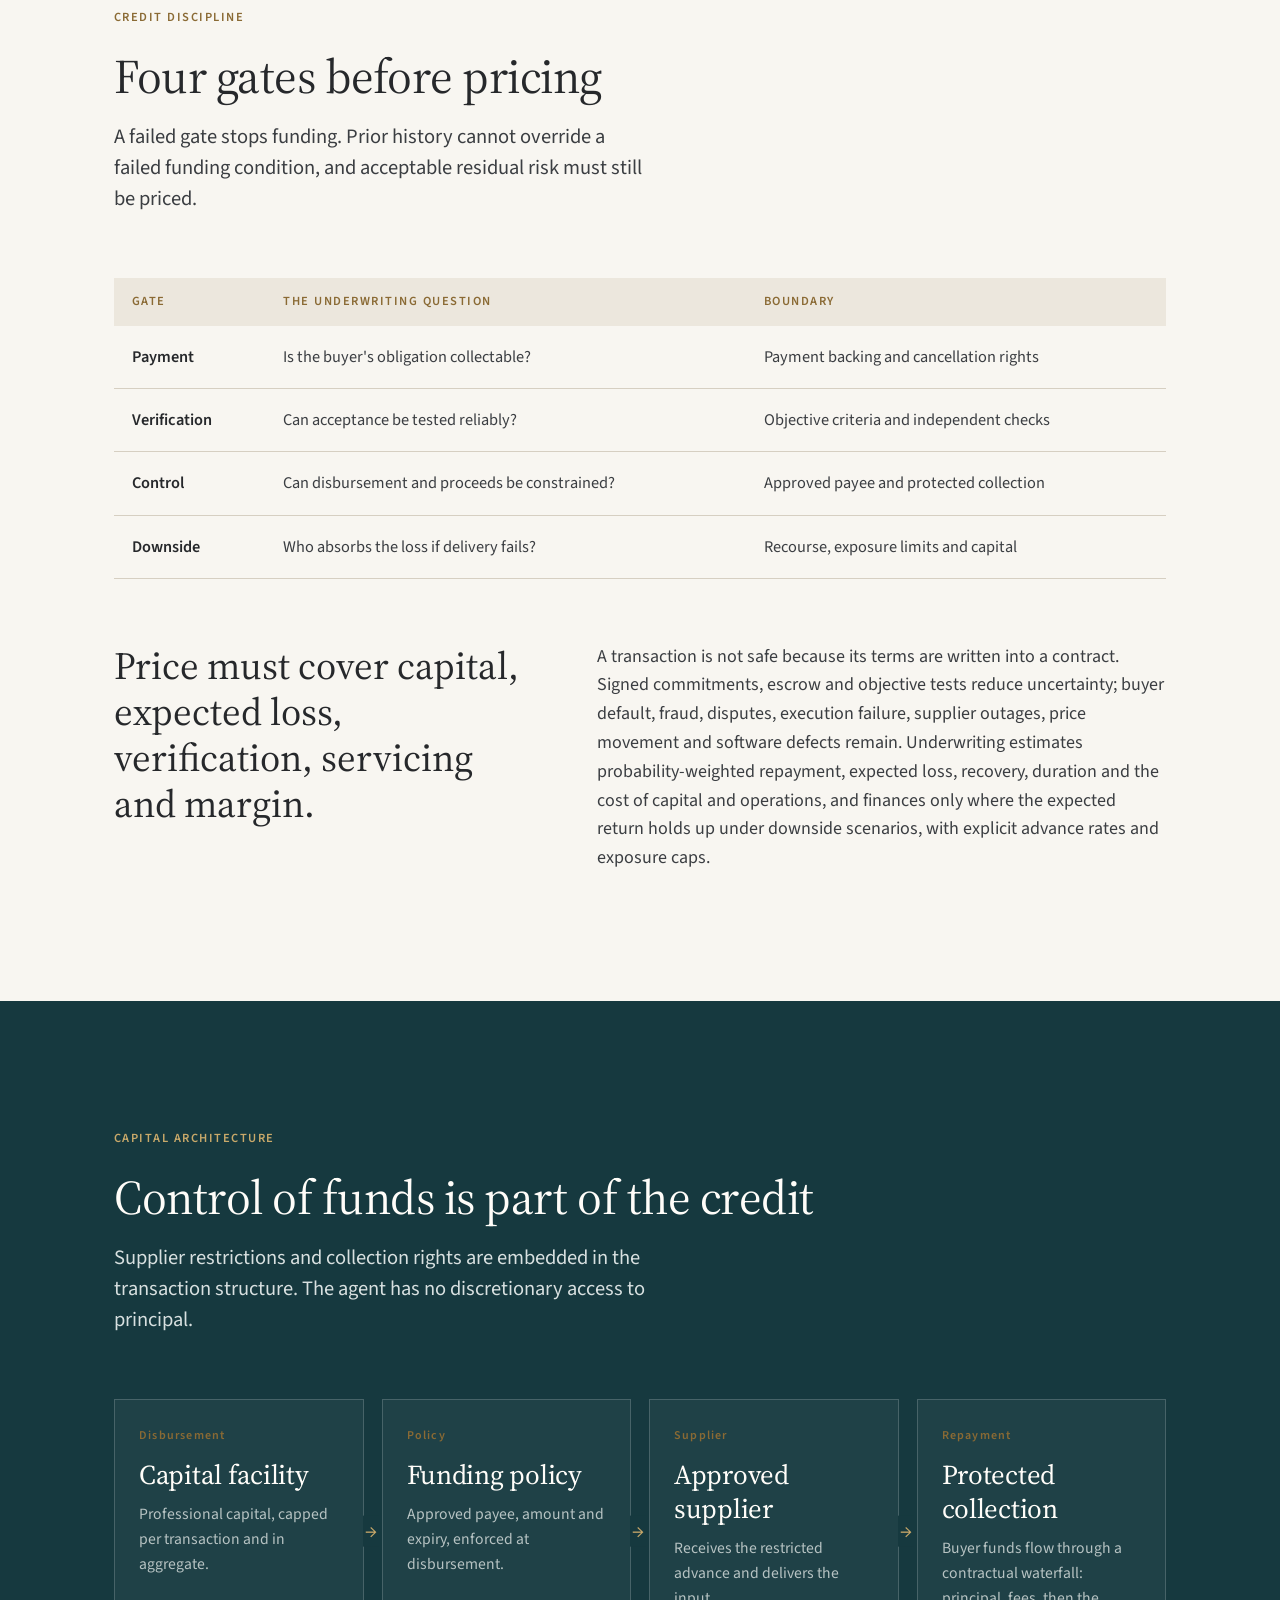
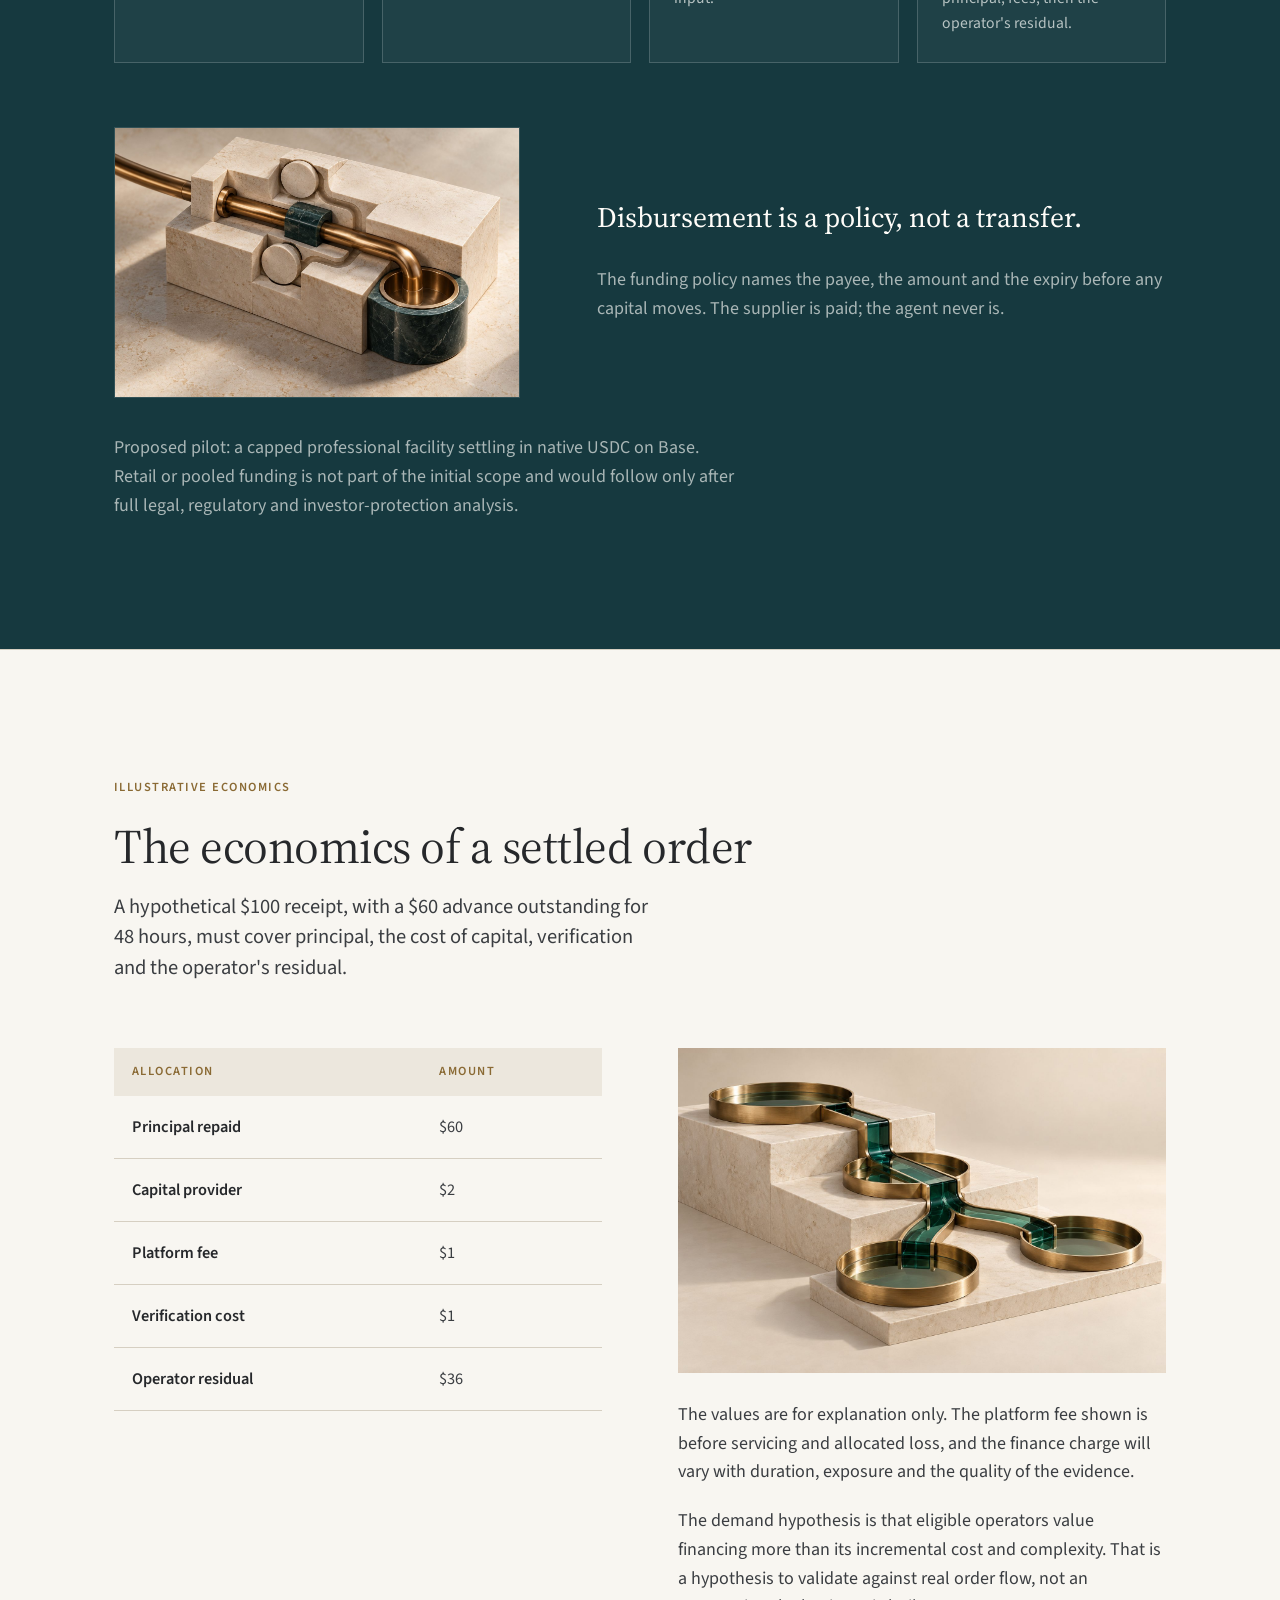
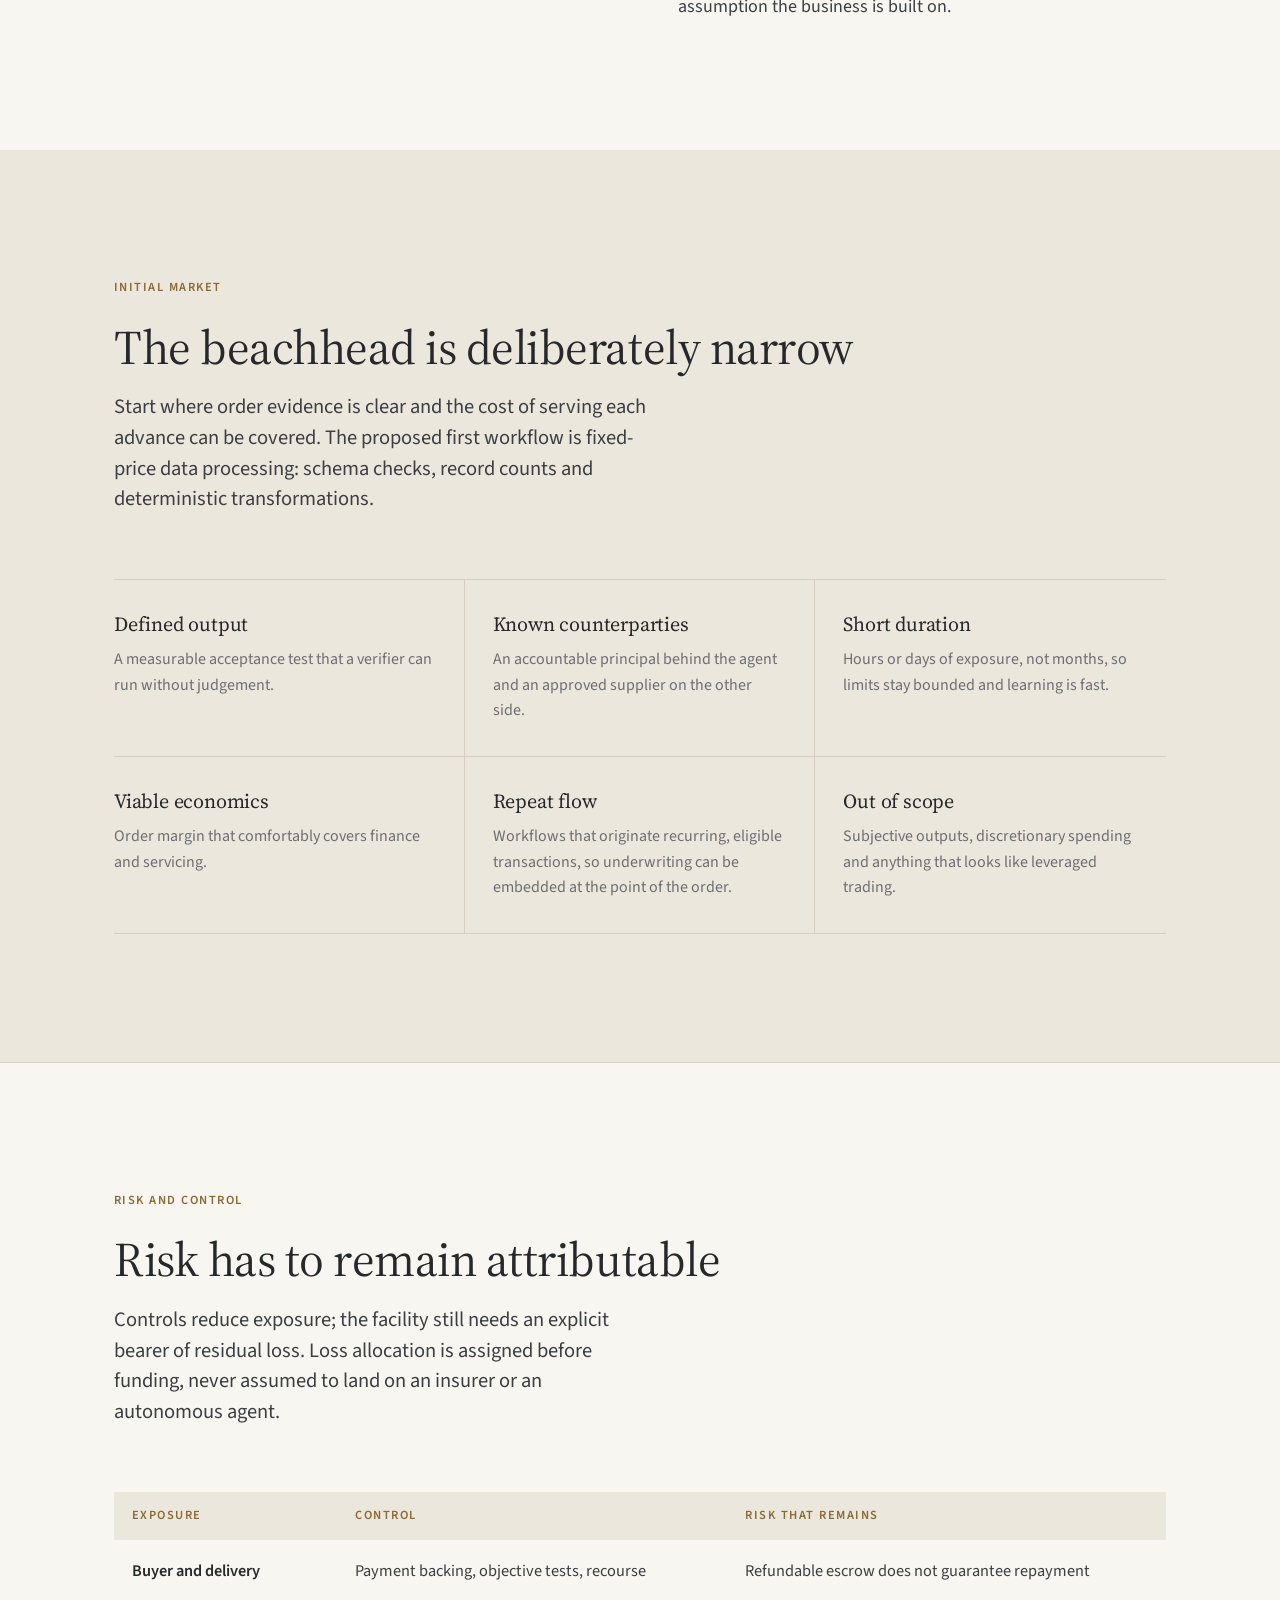
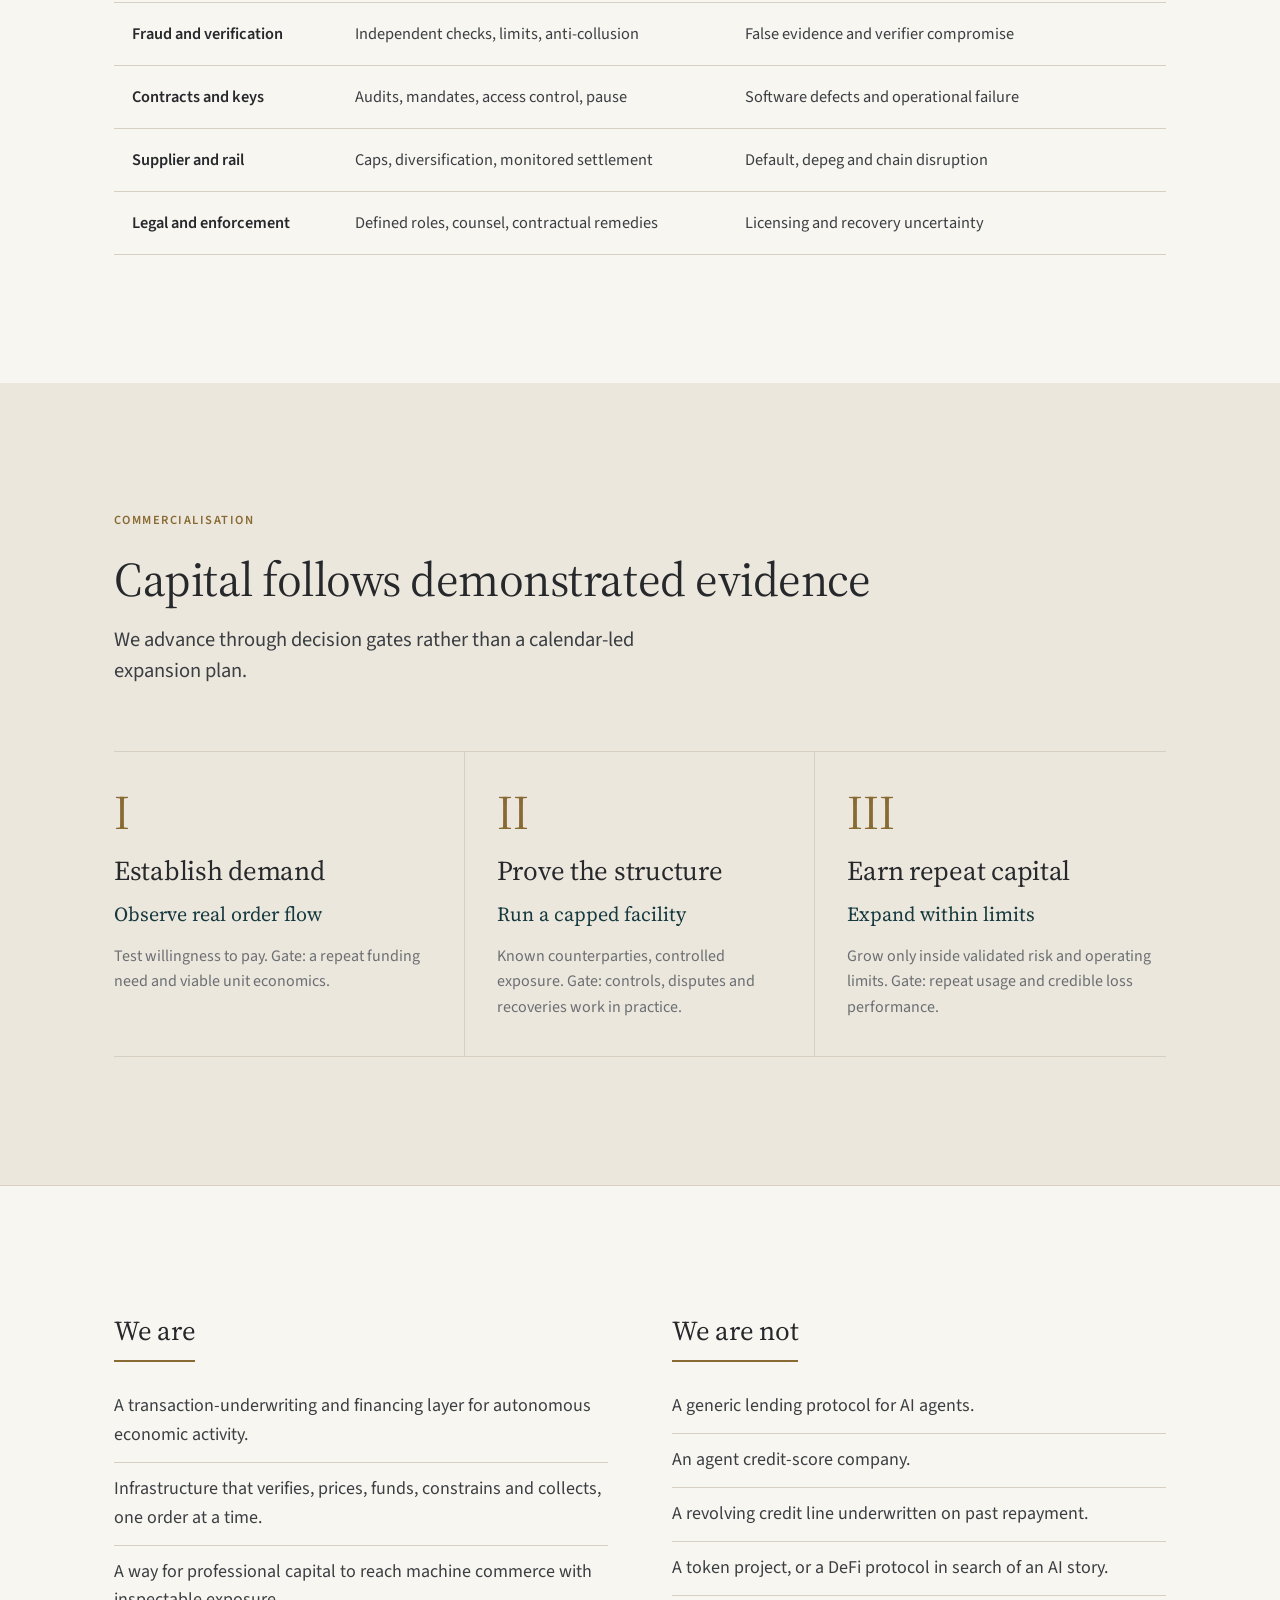
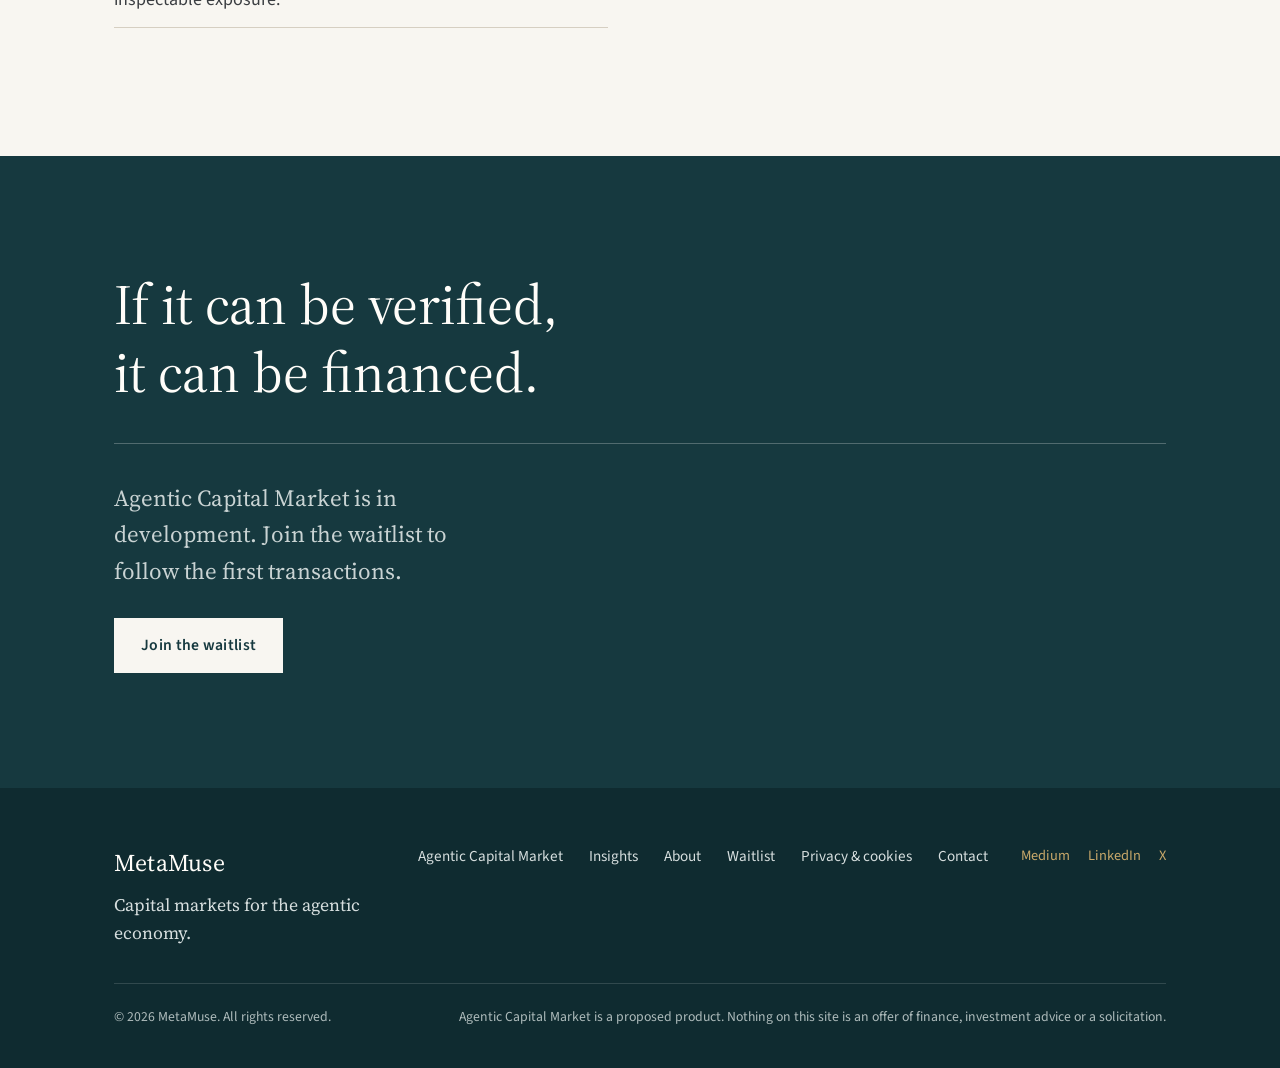
<file: agentic-capital-market.html>
<!doctype html>
<html lang="en-GB">
<head>
  <meta charset="utf-8">
  <meta name="viewport" content="width=device-width, initial-scale=1">
  <title>Agentic Capital Market — Transaction underwriting for machine commerce | MetaMuse</title>
  <meta name="description" content="Agentic Capital Market advances supplier costs against a committed order with a testable outcome. The order is the unit of underwriting; control of funds is part of the credit.">
  <link rel="canonical" href="https://www.metamuse.co.uk/agentic-capital-market.html">
  <link rel="icon" href="favicon.svg" type="image/svg+xml">
  <link rel="preconnect" href="https://fonts.googleapis.com">
  <link rel="preconnect" href="https://fonts.gstatic.com" crossorigin>
  <link href="https://fonts.googleapis.com/css2?family=Source+Sans+3:wght@400;600&family=Source+Serif+4:opsz,wght@8..60,400;8..60,500&display=swap" rel="stylesheet">
  <link rel="stylesheet" href="style.css">
</head>
<body>
<a class="skip" href="#main">Skip to content</a>

<header class="site-header">
  <div class="wrap">
    <a class="brand" href="index.html" aria-label="MetaMuse home">
      <svg class="mark" viewBox="0 0 26 26" aria-hidden="true"><rect x="2" y="4" width="5" height="20" fill="#8a6a34"/><rect x="10.5" y="0" width="5" height="24" fill="#16393f"/><rect x="19" y="8" width="5" height="16" fill="#8a6a34"/></svg>
      MetaMuse
    </a>
    <button class="nav-toggle" aria-expanded="false" aria-controls="nav">Menu</button>
    <nav class="nav" id="nav" aria-label="Primary">
      <a href="agentic-capital-market.html" aria-current="page">Agentic Capital Market</a>
      <a href="insights.html">Insights</a>
      <a href="about.html">About</a>
      <a class="btn ghost" href="waitlist.html">Join the waitlist</a>
    </nav>
  </div>
</header>

<main id="main">

  <section class="page-hero">
    <div class="wrap">
      <p class="eyebrow">Agentic Capital Market</p>
      <h1>A financing layer for machine commerce</h1>
      <p class="lede">Advance supplier costs against a committed order with a testable outcome. Agentic Capital Market finances the transaction an agent is about to complete, not the agent itself, so capital can reach work that can prove its own repayment.</p>
    </div>
  </section>

  <section class="section">
    <div class="wrap">
      <div class="split">
        <div>
          <p class="eyebrow">The core idea</p>
          <p class="statement">Underwrite the transaction, not the borrower.</p>
          <img class="photo" src="balance.jpg" alt="A brass balance weighing a teal glass block against stone cubes" loading="lazy" style="margin-top: 32px">
        </div>
        <div class="measure">
          <p>Most approaches to agent credit ask some version of the same question: will this agent repay us? That makes a credit history the price of admission, and the fastest-growing population of economic actors in history has none.</p>
          <p>Agentic Capital Market asks a different question: will this transaction repay us? An agent created five minutes ago, with a committed buyer, a verified supplier quote and an objectively testable delivery, can be financed on the strength of that order. An agent with two years of history asking for discretionary capital against an uncertain outcome cannot.</p>
          <p>The structure resembles machine-native purchase-order finance, trade finance and project finance far more than unsecured lending. Identity and reputation remain useful signals. The cashflow and controls of the transaction come first.</p>
        </div>
      </div>

      <div class="table-wrap" style="margin-top: clamp(40px, 5vw, 72px)">
        <table class="table">
          <thead>
            <tr><th scope="col">Two requests</th><th scope="col">Agent A, created today</th><th scope="col">Agent B, two years of history</th></tr>
          </thead>
          <tbody>
            <tr><td>Request</td><td>$60 to fulfil a specific order</td><td>$60 of speculative capital</td></tr>
            <tr><td>Buyer</td><td>Committed, $100 backed</td><td>None</td></tr>
            <tr><td>Proceeds</td><td>Contractually committed</td><td>Uncertain</td></tr>
            <tr><td>Use of capital</td><td>Restricted to a verified supplier</td><td>Discretionary</td></tr>
            <tr><td>Delivery</td><td>Objectively testable</td><td>Subjective</td></tr>
            <tr><td>Likely decision</td><td>Finance</td><td>Decline, or price materially higher</td></tr>
          </tbody>
        </table>
      </div>
    </div>
  </section>

  <section class="section stone">
    <div class="wrap">
      <div class="section-head">
        <p class="eyebrow">Underwriting infrastructure</p>
        <h2>Evidence becomes a Financeability Object</h2>
        <p class="lede">One signed, versioned package binds the commercial terms and the evidence to a transaction ID. It is what a capital provider needs to approve, price, cap or reject one proposed transaction.</p>
      </div>
      <div class="split even">
        <ul class="line-list">
          <li><span class="n">01</span><div><h4>Commercial claim</h4><p>Buyer, order, price and the backing for payment: a signed order, escrow, smart-contract commitment or an independently verified receivable.</p></div></li>
          <li><span class="n">02</span><div><h4>Funding mandate</h4><p>The approved supplier and payee, a signed or verifiable quote, and the maximum permitted advance.</p></div></li>
          <li><span class="n">03</span><div><h4>Acceptance contract</h4><p>The tests that define delivery, who verifies them, the deadline, and how disputes are handled.</p></div></li>
          <li><span class="n">04</span><div><h4>Collection rights</h4><p>Control of proceeds, the repayment waterfall and the recourse available if delivery fails.</p></div></li>
        </ul>
        <div class="measure">
          <img class="photo" src="layers.jpg" alt="Three teal glass layers bound on a single brass pin inside a stone frame" loading="lazy" style="margin-bottom: 28px">
          <p>Evidence must be independently meaningful, not merely signed. A signature proves that someone asserted a claim; it does not make the claim true. The object therefore records what each piece of evidence establishes, who attested it, and the hashes that tie the underwriting decision to the exact evidence it relied on.</p>
          <p>The package expires. Quotes, commitments and mandates have a shelf life, and a decision made on stale evidence is a decision made on no evidence.</p>
        </div>
      </div>
    </div>
  </section>

  <section class="section">
    <div class="wrap">
      <div class="section-head">
        <p class="eyebrow">Credit discipline</p>
        <h2>Four gates before pricing</h2>
        <p class="lede">A failed gate stops funding. Prior history cannot override a failed funding condition, and acceptable residual risk must still be priced.</p>
      </div>
      <div class="table-wrap">
        <table class="table">
          <thead>
            <tr><th scope="col">Gate</th><th scope="col">The underwriting question</th><th scope="col">Boundary</th></tr>
          </thead>
          <tbody>
            <tr><td>Payment</td><td>Is the buyer's obligation collectable?</td><td>Payment backing and cancellation rights</td></tr>
            <tr><td>Verification</td><td>Can acceptance be tested reliably?</td><td>Objective criteria and independent checks</td></tr>
            <tr><td>Control</td><td>Can disbursement and proceeds be constrained?</td><td>Approved payee and protected collection</td></tr>
            <tr><td>Downside</td><td>Who absorbs the loss if delivery fails?</td><td>Recourse, exposure limits and capital</td></tr>
          </tbody>
        </table>
      </div>
      <div class="split" style="margin-top: clamp(40px, 5vw, 64px)">
        <p class="statement">Price must cover capital, expected loss, verification, servicing and margin.</p>
        <div class="measure">
          <p>A transaction is not safe because its terms are written into a contract. Signed commitments, escrow and objective tests reduce uncertainty; buyer default, fraud, disputes, execution failure, supplier outages, price movement and software defects remain. Underwriting estimates probability-weighted repayment, expected loss, recovery, duration and the cost of capital and operations, and finances only where the expected return holds up under downside scenarios, with explicit advance rates and exposure caps.</p>
        </div>
      </div>
    </div>
  </section>

  <section class="section teal">
    <div class="wrap">
      <div class="section-head">
        <p class="eyebrow">Capital architecture</p>
        <h2>Control of funds is part of the credit</h2>
        <p class="lede">Supplier restrictions and collection rights are embedded in the transaction structure. The agent has no discretionary access to principal.</p>
      </div>
      <div class="flow">
        <div class="step"><div class="k">Disbursement</div><h3>Capital facility</h3><p>Professional capital, capped per transaction and in aggregate.</p></div>
        <div class="step"><div class="k">Policy</div><h3>Funding policy</h3><p>Approved payee, amount and expiry, enforced at disbursement.</p></div>
        <div class="step"><div class="k">Supplier</div><h3>Approved supplier</h3><p>Receives the restricted advance and delivers the input.</p></div>
        <div class="step"><div class="k">Repayment</div><h3>Protected collection</h3><p>Buyer funds flow through a contractual waterfall: principal, fees, then the operator's residual.</p></div>
      </div>
      <div class="split" style="margin-top: clamp(40px, 5vw, 64px)">
        <div class="photo-col"><img src="valve.jpg" alt="A brass pipe passing through a stone block with a valve, ending in a bowl" loading="lazy"></div>
        <div class="measure" style="align-self: center">
          <p class="statement" style="color: var(--white); font-size: clamp(1.4rem, 2.2vw, 1.9rem)">Disbursement is a policy, not a transfer.</p>
          <p class="muted" style="margin-top: 20px">The funding policy names the payee, the amount and the expiry before any capital moves. The supplier is paid; the agent never is.</p>
        </div>
      </div>
      <p class="muted" style="margin-top: 36px; max-width: 70ch">Proposed pilot: a capped professional facility settling in native USDC on Base. Retail or pooled funding is not part of the initial scope and would follow only after full legal, regulatory and investor-protection analysis.</p>
    </div>
  </section>

  <section class="section">
    <div class="wrap">
      <div class="section-head">
        <p class="eyebrow">Illustrative economics</p>
        <h2>The economics of a settled order</h2>
        <p class="lede">A hypothetical $100 receipt, with a $60 advance outstanding for 48 hours, must cover principal, the cost of capital, verification and the operator's residual.</p>
      </div>
      <div class="split even">
        <div class="table-wrap">
          <table class="table">
            <thead><tr><th scope="col">Allocation</th><th scope="col">Amount</th></tr></thead>
            <tbody>
              <tr><td>Principal repaid</td><td>$60</td></tr>
              <tr><td>Capital provider</td><td>$2</td></tr>
              <tr><td>Platform fee</td><td>$1</td></tr>
              <tr><td>Verification cost</td><td>$1</td></tr>
              <tr><td>Operator residual</td><td>$36</td></tr>
            </tbody>
          </table>
        </div>
        <div class="measure">
          <img class="photo" src="basins.jpg" alt="Brass basins on stone steps connected by teal glass channels, a waterfall" loading="lazy" style="margin-bottom: 28px">
          <p>The values are for explanation only. The platform fee shown is before servicing and allocated loss, and the finance charge will vary with duration, exposure and the quality of the evidence.</p>
          <p>The demand hypothesis is that eligible operators value financing more than its incremental cost and complexity. That is a hypothesis to validate against real order flow, not an assumption the business is built on.</p>
        </div>
      </div>
    </div>
  </section>

  <section class="section stone">
    <div class="wrap">
      <div class="section-head">
        <p class="eyebrow">Initial market</p>
        <h2>The beachhead is deliberately narrow</h2>
        <p class="lede">Start where order evidence is clear and the cost of serving each advance can be covered. The proposed first workflow is fixed-price data processing: schema checks, record counts and deterministic transformations.</p>
      </div>
      <div class="principles">
        <div class="principle"><h3>Defined output</h3><p>A measurable acceptance test that a verifier can run without judgement.</p></div>
        <div class="principle"><h3>Known counterparties</h3><p>An accountable principal behind the agent and an approved supplier on the other side.</p></div>
        <div class="principle"><h3>Short duration</h3><p>Hours or days of exposure, not months, so limits stay bounded and learning is fast.</p></div>
        <div class="principle"><h3>Viable economics</h3><p>Order margin that comfortably covers finance and servicing.</p></div>
        <div class="principle"><h3>Repeat flow</h3><p>Workflows that originate recurring, eligible transactions, so underwriting can be embedded at the point of the order.</p></div>
        <div class="principle"><h3>Out of scope</h3><p>Subjective outputs, discretionary spending and anything that looks like leveraged trading.</p></div>
      </div>
    </div>
  </section>

  <section class="section">
    <div class="wrap">
      <div class="section-head">
        <p class="eyebrow">Risk and control</p>
        <h2>Risk has to remain attributable</h2>
        <p class="lede">Controls reduce exposure; the facility still needs an explicit bearer of residual loss. Loss allocation is assigned before funding, never assumed to land on an insurer or an autonomous agent.</p>
      </div>
      <div class="table-wrap">
        <table class="table">
          <thead><tr><th scope="col">Exposure</th><th scope="col">Control</th><th scope="col">Risk that remains</th></tr></thead>
          <tbody>
            <tr><td>Buyer and delivery</td><td>Payment backing, objective tests, recourse</td><td>Refundable escrow does not guarantee repayment</td></tr>
            <tr><td>Fraud and verification</td><td>Independent checks, limits, anti-collusion</td><td>False evidence and verifier compromise</td></tr>
            <tr><td>Contracts and keys</td><td>Audits, mandates, access control, pause</td><td>Software defects and operational failure</td></tr>
            <tr><td>Supplier and rail</td><td>Caps, diversification, monitored settlement</td><td>Default, depeg and chain disruption</td></tr>
            <tr><td>Legal and enforcement</td><td>Defined roles, counsel, contractual remedies</td><td>Licensing and recovery uncertainty</td></tr>
          </tbody>
        </table>
      </div>
    </div>
  </section>

  <section class="section stone">
    <div class="wrap">
      <div class="section-head">
        <p class="eyebrow">Commercialisation</p>
        <h2>Capital follows demonstrated evidence</h2>
        <p class="lede">We advance through decision gates rather than a calendar-led expansion plan.</p>
      </div>
      <div class="eras">
        <div class="era"><div class="num">I</div><h3>Establish demand</h3><p class="verbs">Observe real order flow</p><p>Test willingness to pay. Gate: a repeat funding need and viable unit economics.</p></div>
        <div class="era"><div class="num">II</div><h3>Prove the structure</h3><p class="verbs">Run a capped facility</p><p>Known counterparties, controlled exposure. Gate: controls, disputes and recoveries work in practice.</p></div>
        <div class="era"><div class="num">III</div><h3>Earn repeat capital</h3><p class="verbs">Expand within limits</p><p>Grow only inside validated risk and operating limits. Gate: repeat usage and credible loss performance.</p></div>
      </div>
    </div>
  </section>

  <section class="section">
    <div class="wrap">
      <div class="pair">
        <div class="col">
          <h3>We are</h3>
          <ul>
            <li>A transaction-underwriting and financing layer for autonomous economic activity.</li>
            <li>Infrastructure that verifies, prices, funds, constrains and collects, one order at a time.</li>
            <li>A way for professional capital to reach machine commerce with inspectable exposure.</li>
          </ul>
        </div>
        <div class="col">
          <h3>We are not</h3>
          <ul>
            <li>A generic lending protocol for AI agents.</li>
            <li>An agent credit-score company.</li>
            <li>A revolving credit line underwritten on past repayment.</li>
            <li>A token project, or a DeFi protocol in search of an AI story.</li>
          </ul>
        </div>
      </div>
    </div>
  </section>

  <section class="band">
    <div class="wrap">
      <p class="statement">If it can be verified, it can be financed.</p>
      <div class="rule" aria-hidden="true"></div>
      <p>Agentic Capital Market is in development. Join the waitlist to follow the first transactions.</p>
      <p style="margin-top: 28px"><a class="btn light" href="waitlist.html">Join the waitlist</a></p>
    </div>
  </section>

</main>

<footer class="site-footer">
  <div class="wrap">
    <div class="top">
      <div>
        <a class="brand" href="index.html">MetaMuse</a>
        <p class="tag">Capital markets for the agentic economy.</p>
      </div>
      <nav aria-label="Footer">
        <a href="agentic-capital-market.html">Agentic Capital Market</a>
        <a href="insights.html">Insights</a>
        <a href="about.html">About</a>
        <a href="waitlist.html">Waitlist</a>
        <a href="privacy.html">Privacy &amp; cookies</a>
        <a href="mailto:me@davidburrells.co.uk">Contact</a>
      </nav>
      <nav class="social" aria-label="Social">
        <a href="https://medium.com/@dburrells" rel="me noopener" target="_blank">Medium</a>
        <a href="https://www.linkedin.com/in/daveburrells/" rel="me noopener" target="_blank">LinkedIn</a>
        <a href="https://x.com/dburrells" rel="me noopener" target="_blank">X</a>
      </nav>
    </div>
    <div class="bottom">
      <span>&copy; <span data-year>2026</span> MetaMuse. All rights reserved.</span>
      <span>Agentic Capital Market is a proposed product. Nothing on this site is an offer of finance, investment advice or a solicitation.</span>
    </div>
  </div>
</footer>

<div class="cookie" role="dialog" aria-label="Cookie choice" aria-live="polite">
  <p>We'd like to use Google Analytics to understand how this site is used. It sets cookies only if you accept. <a href="privacy.html">How we use data</a></p>
  <div class="actions">
    <button class="btn ghost" type="button" data-consent="decline">Decline</button>
    <button class="btn" type="button" data-consent="accept">Accept</button>
  </div>
</div>

<script src="main.js"></script>
</body>
</html>
</file>
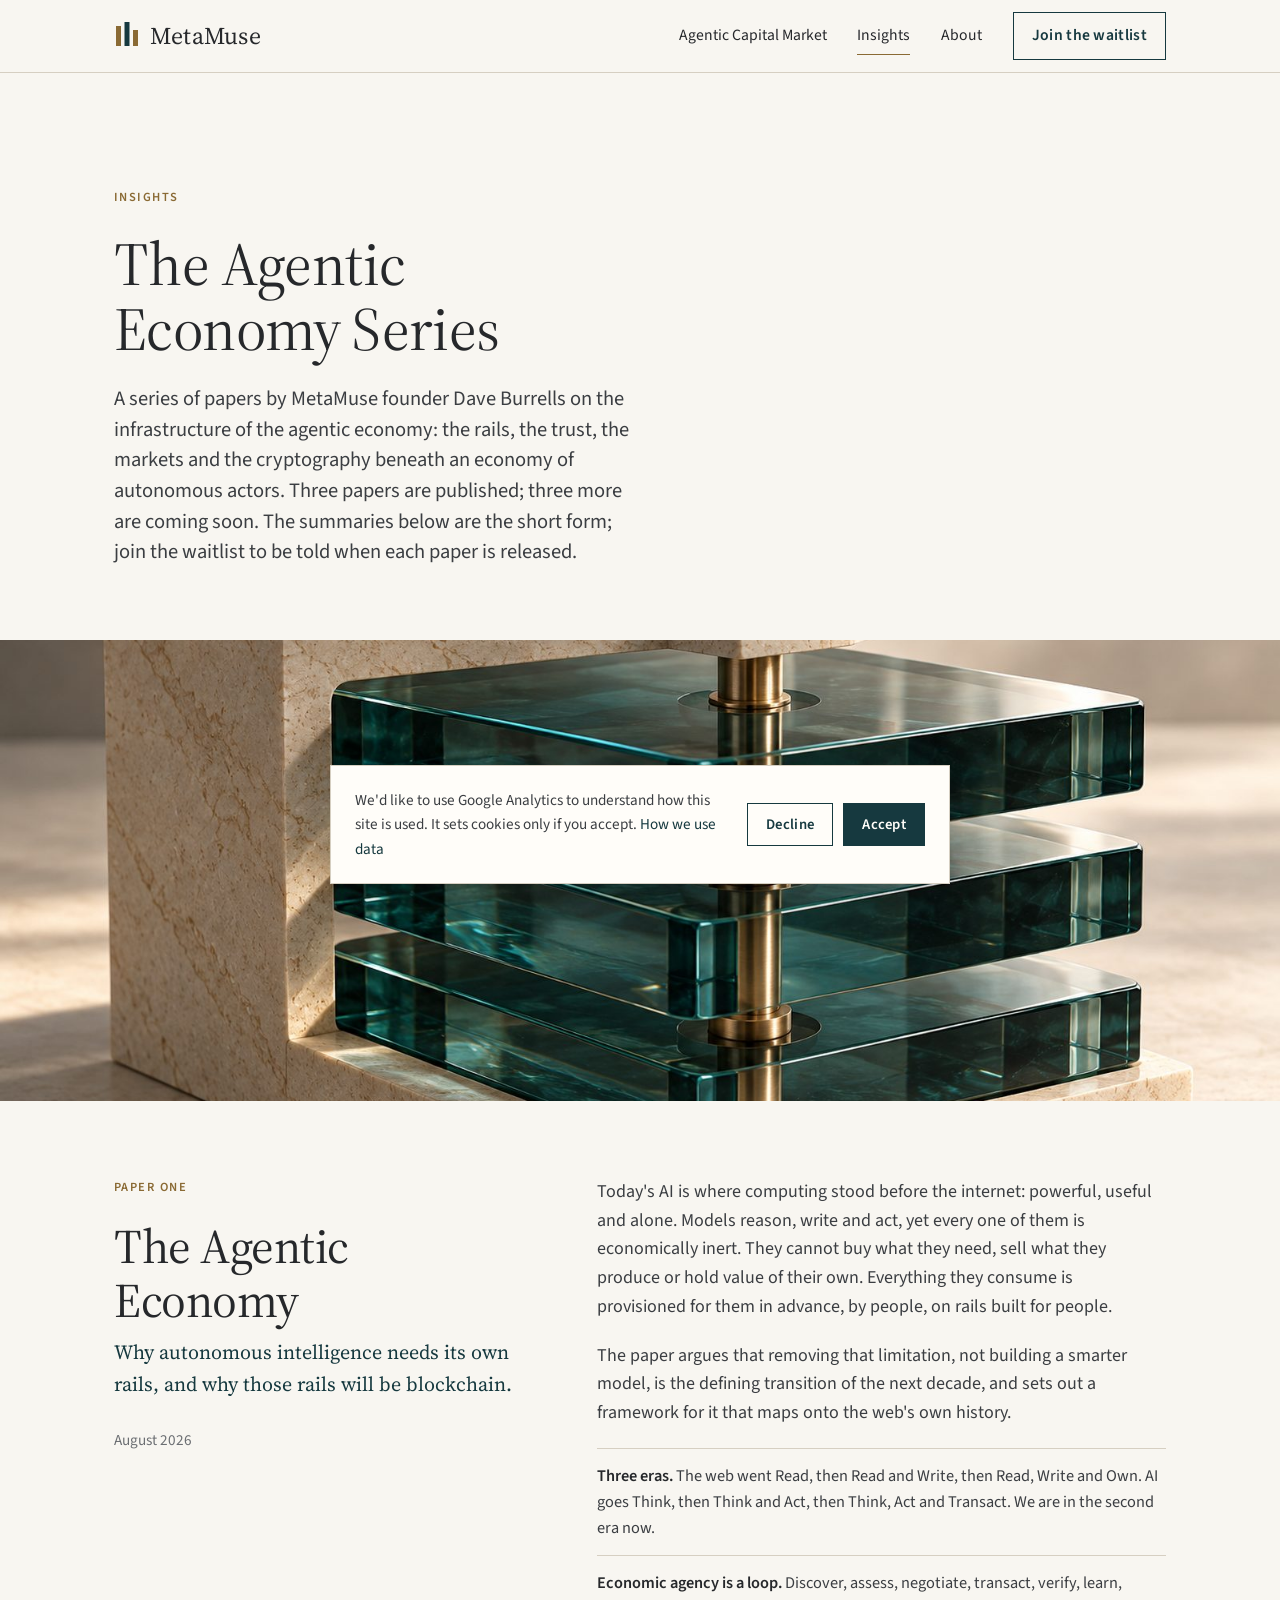
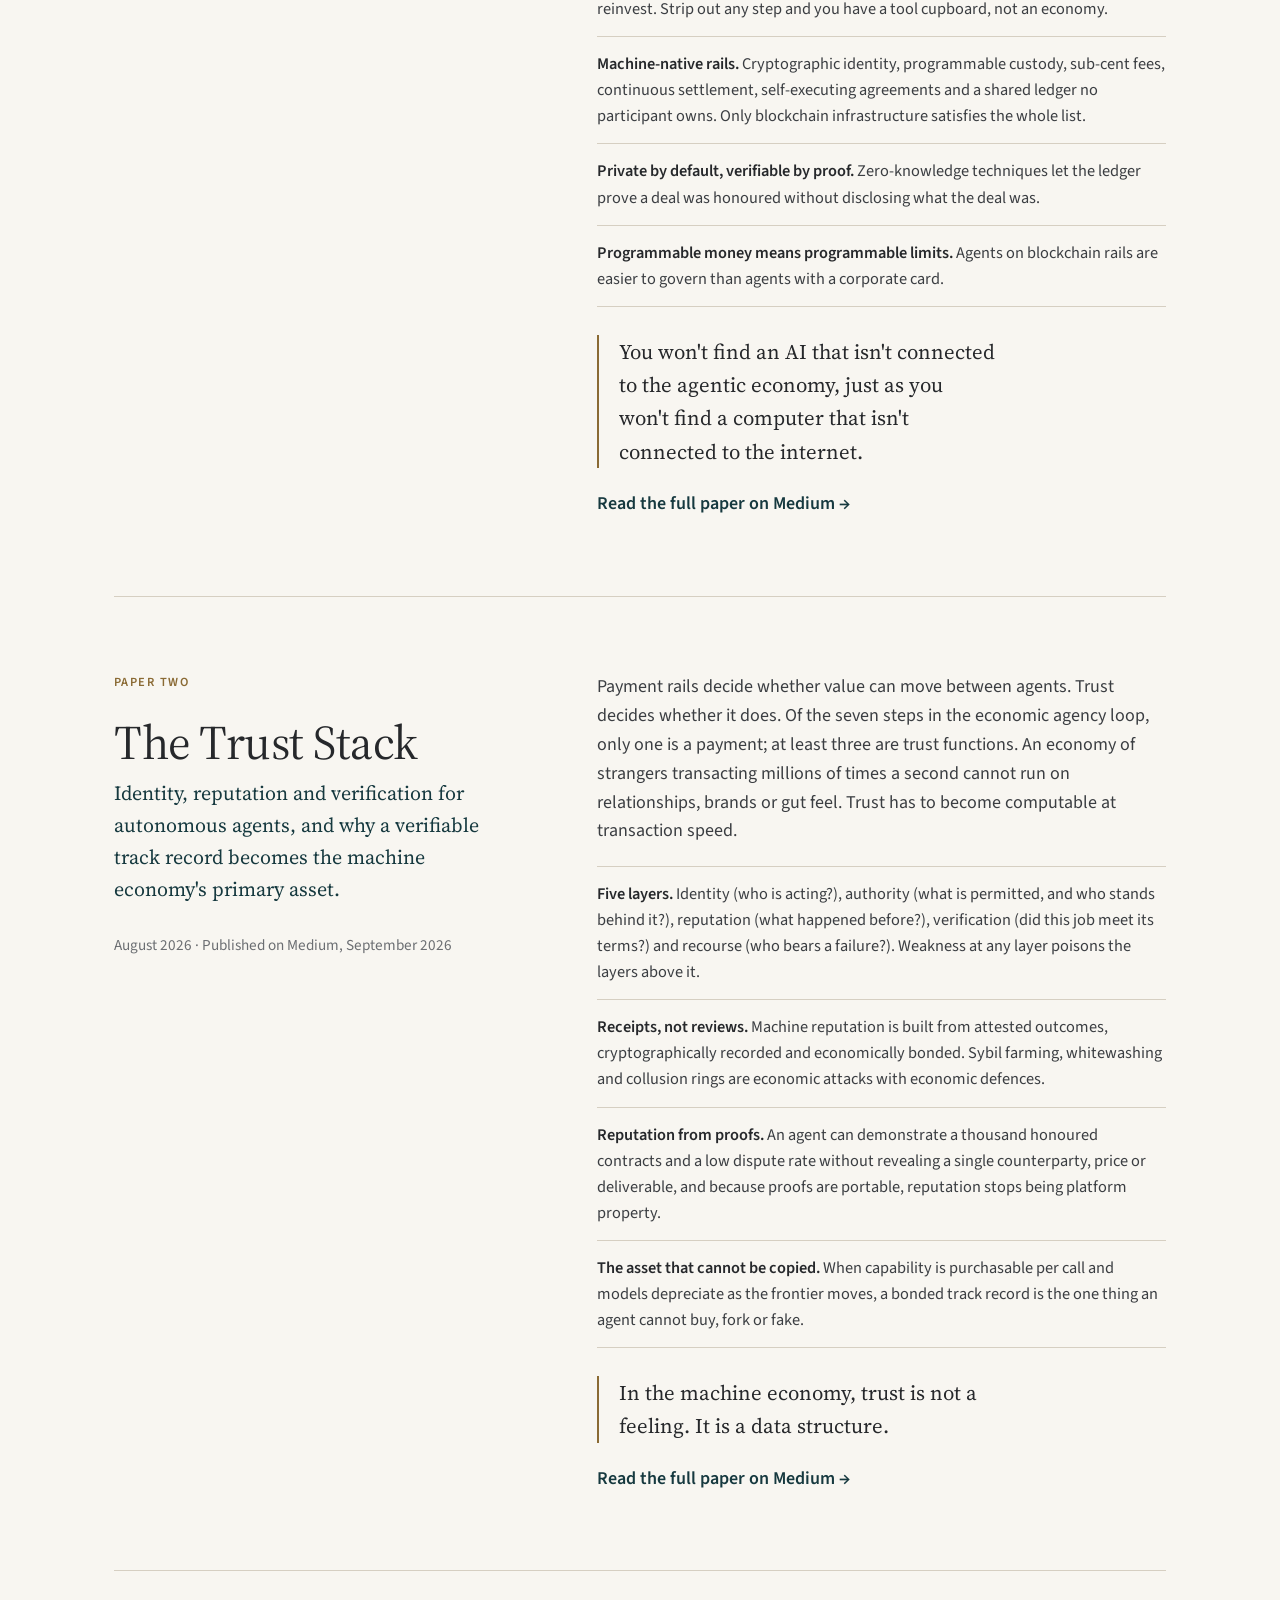
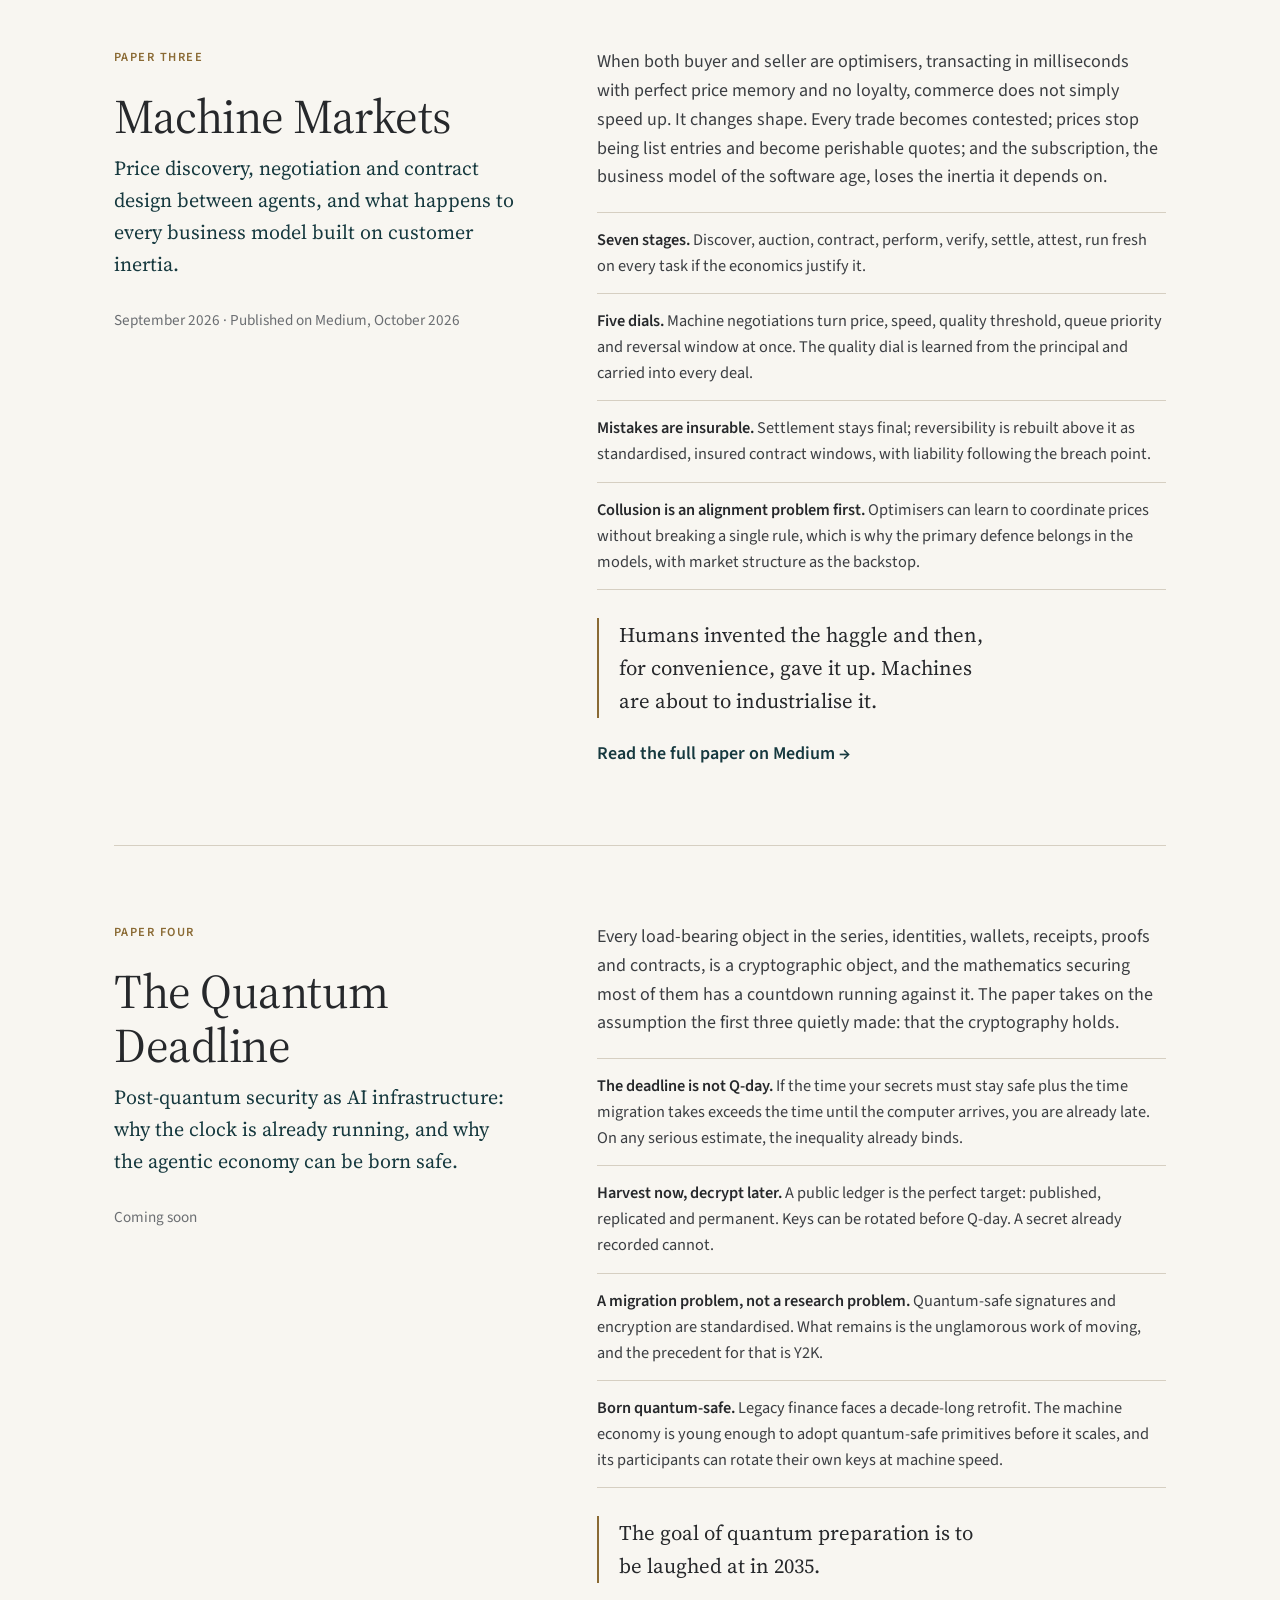
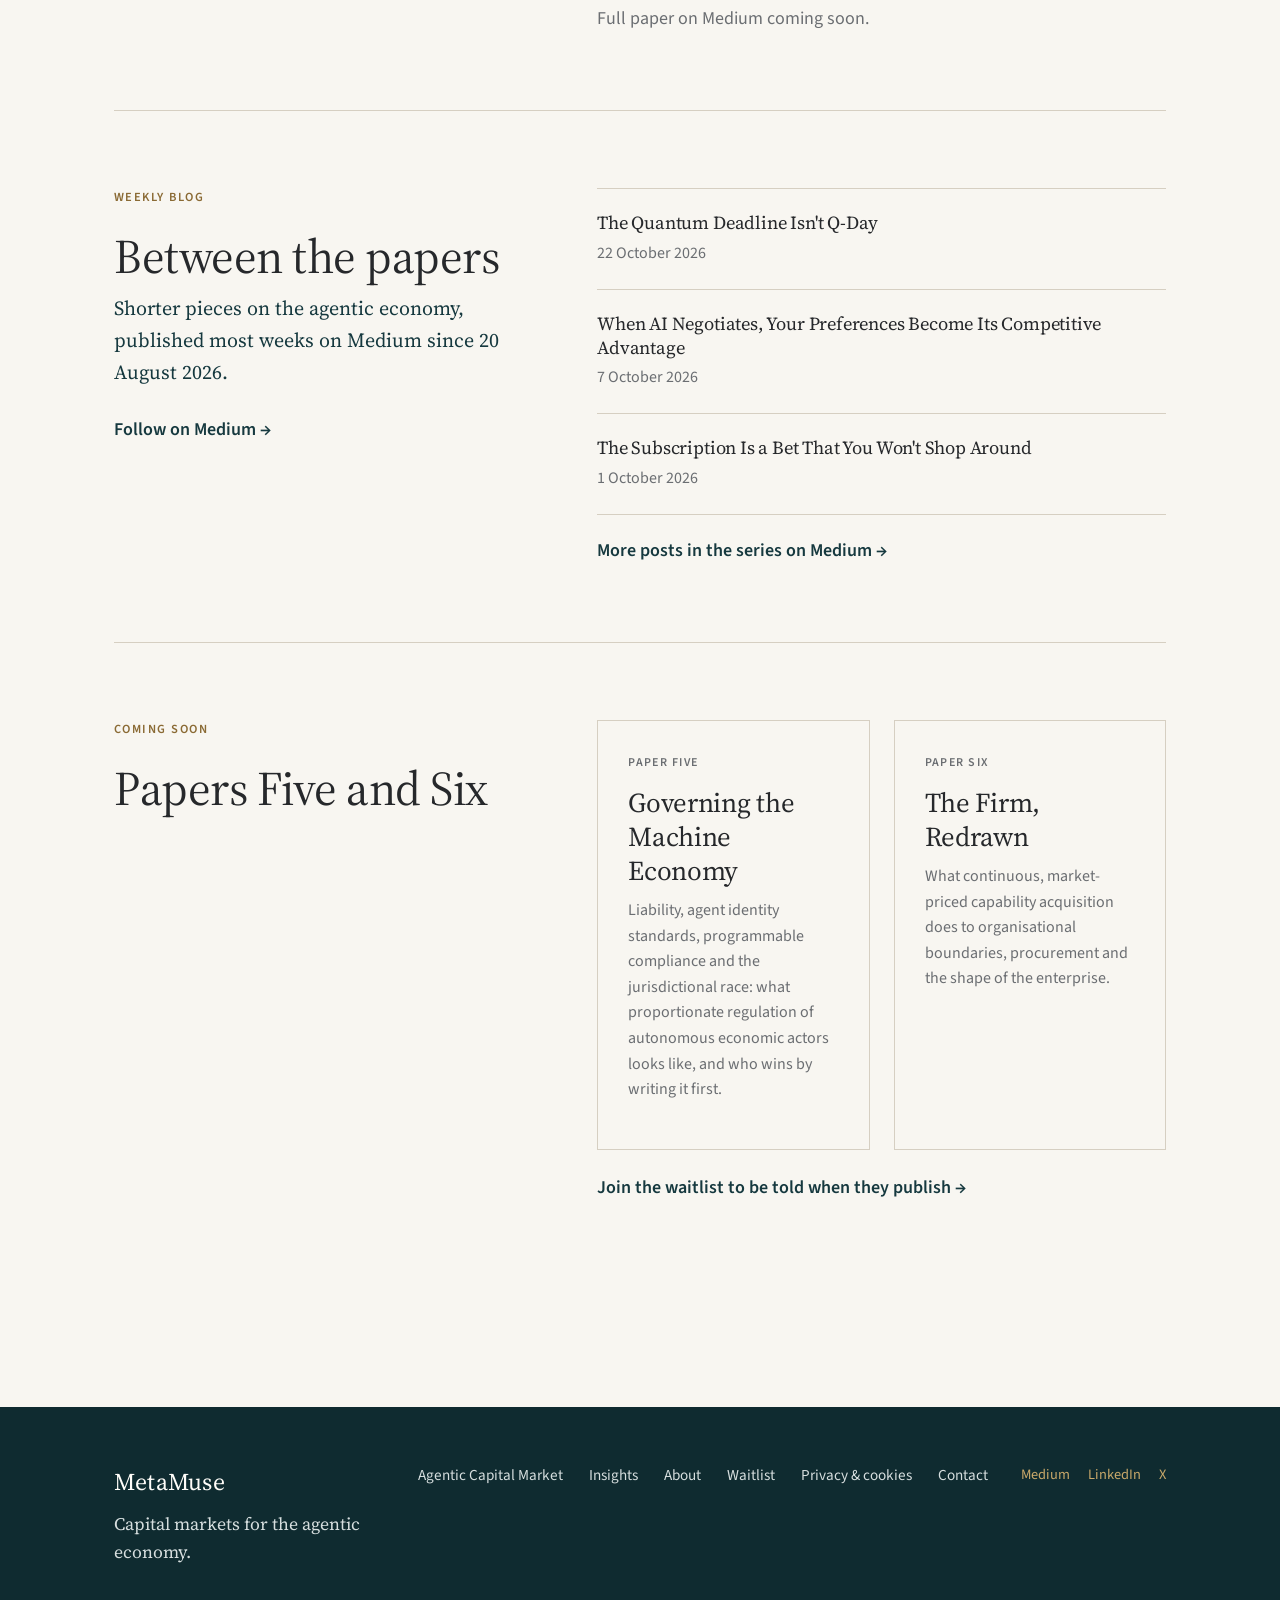
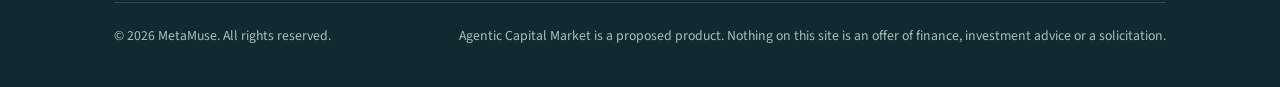
<file: insights.html>
<!doctype html>
<html lang="en-GB">
<head>
  <meta charset="utf-8">
  <meta name="viewport" content="width=device-width, initial-scale=1">
  <title>Insights — The Agentic Economy Series | MetaMuse</title>
  <meta name="description" content="The Agentic Economy Series: papers on the rails, trust, markets and cryptographic foundations of an economy in which autonomous agents transact.">
  <link rel="canonical" href="https://www.metamuse.co.uk/insights.html">
  <link rel="icon" href="favicon.svg" type="image/svg+xml">
  <link rel="preconnect" href="https://fonts.googleapis.com">
  <link rel="preconnect" href="https://fonts.gstatic.com" crossorigin>
  <link href="https://fonts.googleapis.com/css2?family=Source+Sans+3:wght@400;600&family=Source+Serif+4:opsz,wght@8..60,400;8..60,500&display=swap" rel="stylesheet">
  <link rel="stylesheet" href="style.css">
  <style>
    .paper-entry { padding: clamp(48px, 6vw, 88px) 0; border-top: 1px solid var(--line); }
    .paper-entry:first-of-type { border-top: 0; }
    .paper-entry .meta { color: var(--muted); font-size: 0.95rem; margin-bottom: 18px; }
    .paper-entry h2 { margin-bottom: 8px; }
    .paper-entry .subtitle { font-family: var(--serif); font-size: 1.25rem; color: var(--teal); margin-bottom: 28px; max-width: 46ch; }
    .paper-entry .points { list-style: none; padding: 0; margin: 0; }
    .paper-entry .points li { padding: 14px 0; border-top: 1px solid var(--line); font-size: 1.02rem; }
    .paper-entry .points li:last-child { border-bottom: 1px solid var(--line); }
    .paper-entry .points strong { color: var(--ink); font-weight: 600; }
    .paper-entry .quote { font-family: var(--serif); font-size: 1.3rem; color: var(--ink); border-left: 2px solid var(--gold); padding-left: 20px; margin: 28px 0 0; max-width: 40ch; }
  </style>
</head>
<body>
<a class="skip" href="#main">Skip to content</a>

<header class="site-header">
  <div class="wrap">
    <a class="brand" href="index.html" aria-label="MetaMuse home">
      <svg class="mark" viewBox="0 0 26 26" aria-hidden="true"><rect x="2" y="4" width="5" height="20" fill="#8a6a34"/><rect x="10.5" y="0" width="5" height="24" fill="#16393f"/><rect x="19" y="8" width="5" height="16" fill="#8a6a34"/></svg>
      MetaMuse
    </a>
    <button class="nav-toggle" aria-expanded="false" aria-controls="nav">Menu</button>
    <nav class="nav" id="nav" aria-label="Primary">
      <a href="agentic-capital-market.html">Agentic Capital Market</a>
      <a href="insights.html" aria-current="page">Insights</a>
      <a href="about.html">About</a>
      <a class="btn ghost" href="waitlist.html">Join the waitlist</a>
    </nav>
  </div>
</header>

<main id="main">

  <section class="page-hero with-photo">
    <div class="wrap">
      <p class="eyebrow">Insights</p>
      <h1>The Agentic Economy Series</h1>
      <p class="lede">A series of papers by MetaMuse founder Dave Burrells on the infrastructure of the agentic economy: the rails, the trust, the markets and the cryptography beneath an economy of autonomous actors. Three papers are published; three more are coming soon. The summaries below are the short form; join the waitlist to be told when each paper is released.</p>
    </div>
    <img src="layers.jpg" alt="Three teal glass layers on a brass pin inside a stone frame">
  </section>

  <section class="section" style="padding-top: 0">
    <div class="wrap">

      <article class="paper-entry" id="paper-one">
        <div class="split">
          <div>
            <p class="eyebrow">Paper One</p>
            <h2>The Agentic Economy</h2>
            <p class="subtitle">Why autonomous intelligence needs its own rails, and why those rails will be blockchain.</p>
            <p class="meta">August 2026</p>
          </div>
          <div>
            <p>Today's AI is where computing stood before the internet: powerful, useful and alone. Models reason, write and act, yet every one of them is economically inert. They cannot buy what they need, sell what they produce or hold value of their own. Everything they consume is provisioned for them in advance, by people, on rails built for people.</p>
            <p>The paper argues that removing that limitation, not building a smarter model, is the defining transition of the next decade, and sets out a framework for it that maps onto the web's own history.</p>
            <ul class="points">
              <li><strong>Three eras.</strong> The web went Read, then Read and Write, then Read, Write and Own. AI goes Think, then Think and Act, then Think, Act and Transact. We are in the second era now.</li>
              <li><strong>Economic agency is a loop.</strong> Discover, assess, negotiate, transact, verify, learn, reinvest. Strip out any step and you have a tool cupboard, not an economy.</li>
              <li><strong>Machine-native rails.</strong> Cryptographic identity, programmable custody, sub-cent fees, continuous settlement, self-executing agreements and a shared ledger no participant owns. Only blockchain infrastructure satisfies the whole list.</li>
              <li><strong>Private by default, verifiable by proof.</strong> Zero-knowledge techniques let the ledger prove a deal was honoured without disclosing what the deal was.</li>
              <li><strong>Programmable money means programmable limits.</strong> Agents on blockchain rails are easier to govern than agents with a corporate card.</li>
            </ul>
            <p class="quote">You won't find an AI that isn't connected to the agentic economy, just as you won't find a computer that isn't connected to the internet.</p>
            <p style="margin-top: 22px"><a class="link-arrow" href="https://medium.com/@dburrells/the-agentic-economy-series-paper-one-7b1a65b8231a" rel="noopener" target="_blank">Read the full paper on Medium</a></p>
          </div>
        </div>
      </article>

      <article class="paper-entry" id="paper-two">
        <div class="split">
          <div>
            <p class="eyebrow">Paper Two</p>
            <h2>The Trust Stack</h2>
            <p class="subtitle">Identity, reputation and verification for autonomous agents, and why a verifiable track record becomes the machine economy's primary asset.</p>
            <p class="meta">August 2026 &middot; Published on Medium, September 2026</p>
          </div>
          <div>
            <p>Payment rails decide whether value can move between agents. Trust decides whether it does. Of the seven steps in the economic agency loop, only one is a payment; at least three are trust functions. An economy of strangers transacting millions of times a second cannot run on relationships, brands or gut feel. Trust has to become computable at transaction speed.</p>
            <ul class="points">
              <li><strong>Five layers.</strong> Identity (who is acting?), authority (what is permitted, and who stands behind it?), reputation (what happened before?), verification (did this job meet its terms?) and recourse (who bears a failure?). Weakness at any layer poisons the layers above it.</li>
              <li><strong>Receipts, not reviews.</strong> Machine reputation is built from attested outcomes, cryptographically recorded and economically bonded. Sybil farming, whitewashing and collusion rings are economic attacks with economic defences.</li>
              <li><strong>Reputation from proofs.</strong> An agent can demonstrate a thousand honoured contracts and a low dispute rate without revealing a single counterparty, price or deliverable, and because proofs are portable, reputation stops being platform property.</li>
              <li><strong>The asset that cannot be copied.</strong> When capability is purchasable per call and models depreciate as the frontier moves, a bonded track record is the one thing an agent cannot buy, fork or fake.</li>
            </ul>
            <p class="quote">In the machine economy, trust is not a feeling. It is a data structure.</p>
            <p style="margin-top: 22px"><a class="link-arrow" href="https://dburrells.medium.com/the-agentic-economy-series-paper-two-6539ee7f7981" rel="noopener" target="_blank">Read the full paper on Medium</a></p>
          </div>
        </div>
      </article>

      <article class="paper-entry" id="paper-three">
        <div class="split">
          <div>
            <p class="eyebrow">Paper Three</p>
            <h2>Machine Markets</h2>
            <p class="subtitle">Price discovery, negotiation and contract design between agents, and what happens to every business model built on customer inertia.</p>
            <p class="meta">September 2026 &middot; Published on Medium, October 2026</p>
          </div>
          <div>
            <p>When both buyer and seller are optimisers, transacting in milliseconds with perfect price memory and no loyalty, commerce does not simply speed up. It changes shape. Every trade becomes contested; prices stop being list entries and become perishable quotes; and the subscription, the business model of the software age, loses the inertia it depends on.</p>
            <ul class="points">
              <li><strong>Seven stages.</strong> Discover, auction, contract, perform, verify, settle, attest, run fresh on every task if the economics justify it.</li>
              <li><strong>Five dials.</strong> Machine negotiations turn price, speed, quality threshold, queue priority and reversal window at once. The quality dial is learned from the principal and carried into every deal.</li>
              <li><strong>Mistakes are insurable.</strong> Settlement stays final; reversibility is rebuilt above it as standardised, insured contract windows, with liability following the breach point.</li>
              <li><strong>Collusion is an alignment problem first.</strong> Optimisers can learn to coordinate prices without breaking a single rule, which is why the primary defence belongs in the models, with market structure as the backstop.</li>
            </ul>
            <p class="quote">Humans invented the haggle and then, for convenience, gave it up. Machines are about to industrialise it.</p>
            <p style="margin-top: 22px"><a class="link-arrow" href="https://dburrells.medium.com/the-agentic-economy-series-paper-three-6ba6d0579704" rel="noopener" target="_blank">Read the full paper on Medium</a></p>
          </div>
        </div>
      </article>

      <article class="paper-entry" id="paper-four">
        <div class="split">
          <div>
            <p class="eyebrow">Paper Four</p>
            <h2>The Quantum Deadline</h2>
            <p class="subtitle">Post-quantum security as AI infrastructure: why the clock is already running, and why the agentic economy can be born safe.</p>
            <p class="meta">Coming soon</p>
          </div>
          <div>
            <p>Every load-bearing object in the series, identities, wallets, receipts, proofs and contracts, is a cryptographic object, and the mathematics securing most of them has a countdown running against it. The paper takes on the assumption the first three quietly made: that the cryptography holds.</p>
            <ul class="points">
              <li><strong>The deadline is not Q-day.</strong> If the time your secrets must stay safe plus the time migration takes exceeds the time until the computer arrives, you are already late. On any serious estimate, the inequality already binds.</li>
              <li><strong>Harvest now, decrypt later.</strong> A public ledger is the perfect target: published, replicated and permanent. Keys can be rotated before Q-day. A secret already recorded cannot.</li>
              <li><strong>A migration problem, not a research problem.</strong> Quantum-safe signatures and encryption are standardised. What remains is the unglamorous work of moving, and the precedent for that is Y2K.</li>
              <li><strong>Born quantum-safe.</strong> Legacy finance faces a decade-long retrofit. The machine economy is young enough to adopt quantum-safe primitives before it scales, and its participants can rotate their own keys at machine speed.</li>
            </ul>
            <p class="quote">The goal of quantum preparation is to be laughed at in 2035.</p>
            <p style="margin-top: 22px"><span class="muted">Full paper on Medium coming soon.</span></p>
          </div>
        </div>
      </article>

      <article class="paper-entry" id="blog">
        <div class="split">
          <div>
            <p class="eyebrow">Weekly blog</p>
            <h2>Between the papers</h2>
            <p class="subtitle">Shorter pieces on the agentic economy, published most weeks on Medium since 20 August 2026.</p>
            <p><a class="link-arrow" href="https://medium.com/@dburrells" rel="noopener" target="_blank">Follow on Medium</a></p>
          </div>
          <div>
            <ul class="line-list plain blog-list">
              <li><div><h4><a href="https://dburrells.medium.com/the-quantum-deadline-isnt-q-day-a0388b5d1659" rel="noopener" target="_blank">The Quantum Deadline Isn't Q-Day</a></h4><p>22 October 2026</p></div></li>
              <li><div><h4><a href="https://dburrells.medium.com/when-ai-negotiates-your-preferences-become-its-competitive-advantage-7f3ad299a9af" rel="noopener" target="_blank">When AI Negotiates, Your Preferences Become Its Competitive Advantage</a></h4><p>7 October 2026</p></div></li>
              <li><div><h4><a href="https://dburrells.medium.com/the-subscription-is-a-bet-that-you-wont-shop-around-d3fd603c5527" rel="noopener" target="_blank">The Subscription Is a Bet That You Won't Shop Around</a></h4><p>1 October 2026</p></div></li>
            </ul>
            <p style="margin-top: 22px"><a class="link-arrow" href="https://medium.com/@dburrells" rel="noopener" target="_blank">More posts in the series on Medium</a></p>
          </div>
        </div>
      </article>

      <article class="paper-entry">
        <div class="split">
          <div>
            <p class="eyebrow">Coming soon</p>
            <h2>Papers Five and Six</h2>
          </div>
          <div>
            <div class="papers">
              <div class="paper soon">
                <div class="k">Paper Five</div>
                <h3>Governing the Machine Economy</h3>
                <p>Liability, agent identity standards, programmable compliance and the jurisdictional race: what proportionate regulation of autonomous economic actors looks like, and who wins by writing it first.</p>
              </div>
              <div class="paper soon">
                <div class="k">Paper Six</div>
                <h3>The Firm, Redrawn</h3>
                <p>What continuous, market-priced capability acquisition does to organisational boundaries, procurement and the shape of the enterprise.</p>
              </div>
            </div>
            <p style="margin-top: 24px"><a class="link-arrow" href="waitlist.html">Join the waitlist to be told when they publish</a></p>
          </div>
        </div>
      </article>

    </div>
  </section>

</main>

<footer class="site-footer">
  <div class="wrap">
    <div class="top">
      <div>
        <a class="brand" href="index.html">MetaMuse</a>
        <p class="tag">Capital markets for the agentic economy.</p>
      </div>
      <nav aria-label="Footer">
        <a href="agentic-capital-market.html">Agentic Capital Market</a>
        <a href="insights.html">Insights</a>
        <a href="about.html">About</a>
        <a href="waitlist.html">Waitlist</a>
        <a href="privacy.html">Privacy &amp; cookies</a>
        <a href="mailto:me@davidburrells.co.uk">Contact</a>
      </nav>
      <nav class="social" aria-label="Social">
        <a href="https://medium.com/@dburrells" rel="me noopener" target="_blank">Medium</a>
        <a href="https://www.linkedin.com/in/daveburrells/" rel="me noopener" target="_blank">LinkedIn</a>
        <a href="https://x.com/dburrells" rel="me noopener" target="_blank">X</a>
      </nav>
    </div>
    <div class="bottom">
      <span>&copy; <span data-year>2026</span> MetaMuse. All rights reserved.</span>
      <span>Agentic Capital Market is a proposed product. Nothing on this site is an offer of finance, investment advice or a solicitation.</span>
    </div>
  </div>
</footer>

<div class="cookie" role="dialog" aria-label="Cookie choice" aria-live="polite">
  <p>We'd like to use Google Analytics to understand how this site is used. It sets cookies only if you accept. <a href="privacy.html">How we use data</a></p>
  <div class="actions">
    <button class="btn ghost" type="button" data-consent="decline">Decline</button>
    <button class="btn" type="button" data-consent="accept">Accept</button>
  </div>
</div>

<script src="main.js"></script>
</body>
</html>
</file>
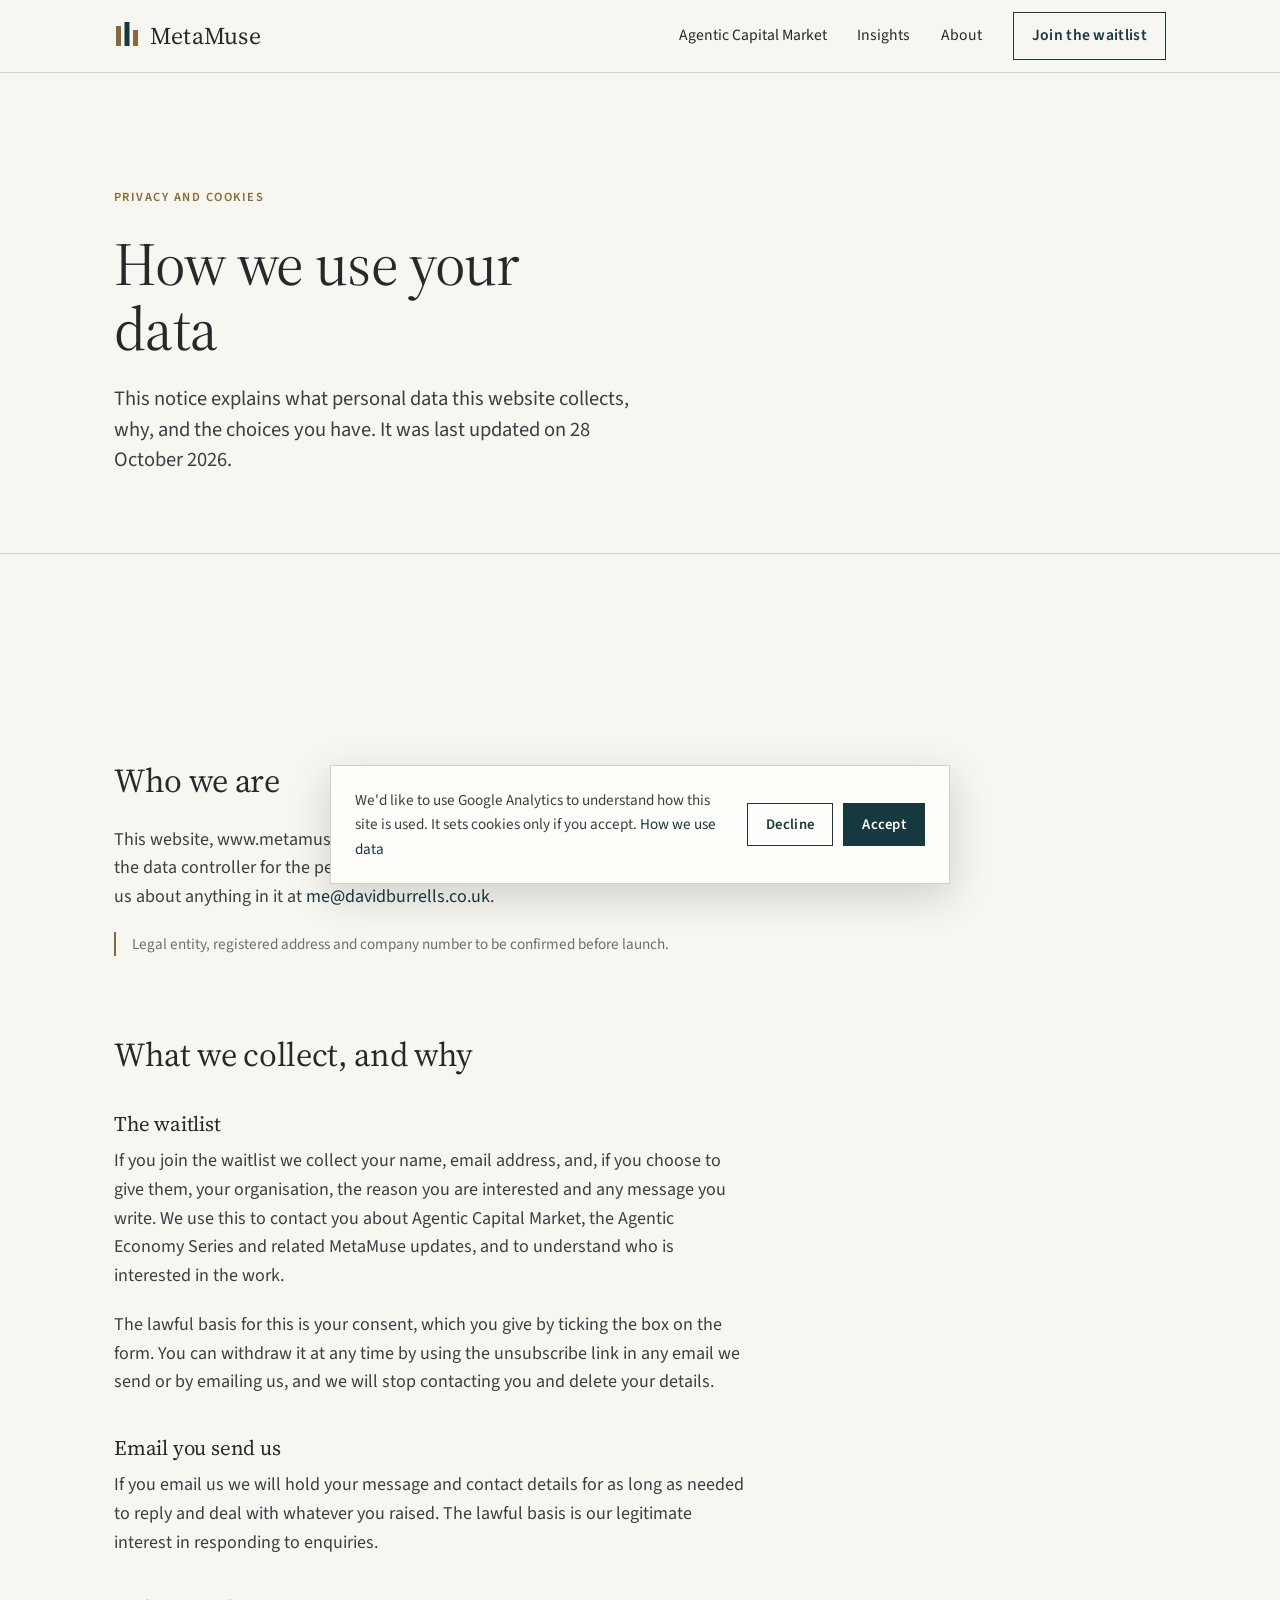
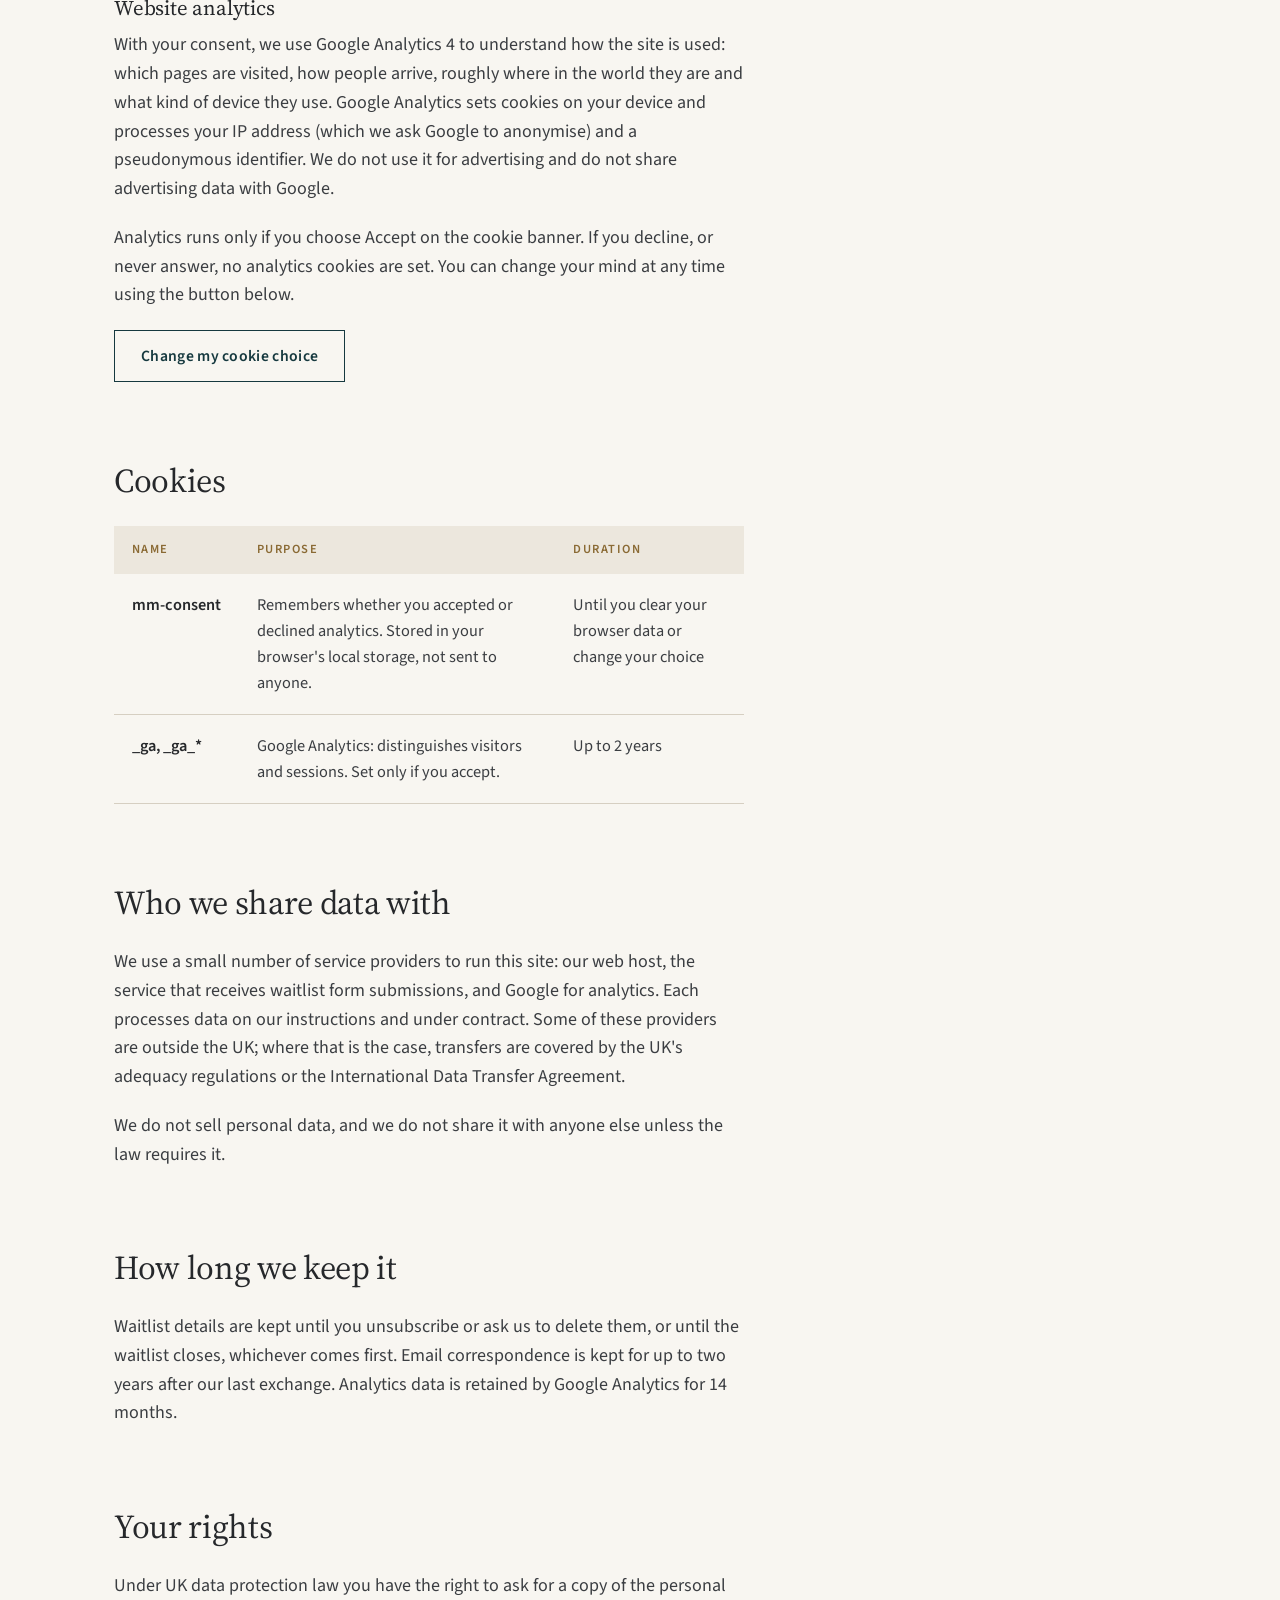
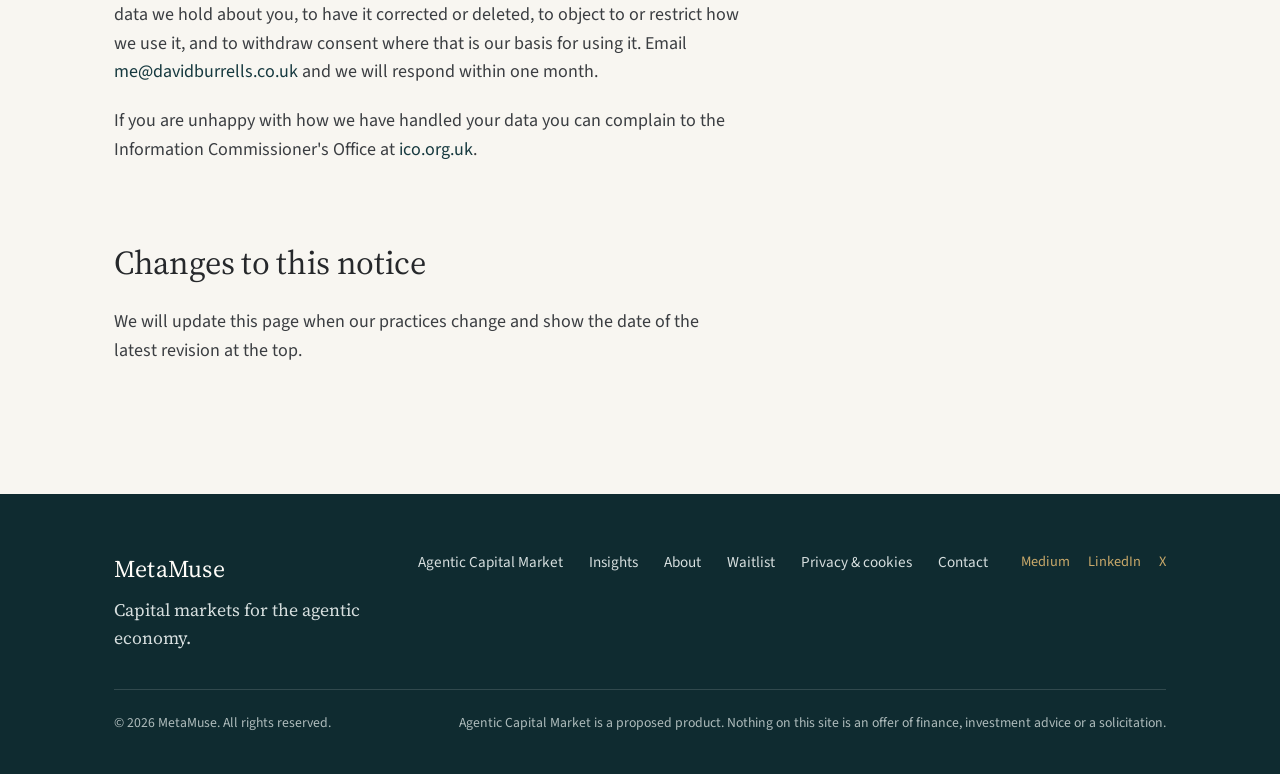
<file: privacy.html>
<!doctype html>
<html lang="en-GB">
<head>
  <meta charset="utf-8">
  <meta name="viewport" content="width=device-width, initial-scale=1">
  <title>Privacy and cookies — MetaMuse</title>
  <meta name="description" content="How MetaMuse collects and uses personal data on this website, and the cookies it sets.">
  <link rel="canonical" href="https://www.metamuse.co.uk/privacy.html">
  <link rel="icon" href="favicon.svg" type="image/svg+xml">
  <link rel="preconnect" href="https://fonts.googleapis.com">
  <link rel="preconnect" href="https://fonts.gstatic.com" crossorigin>
  <link href="https://fonts.googleapis.com/css2?family=Source+Sans+3:wght@400;600&family=Source+Serif+4:opsz,wght@8..60,400;8..60,500&display=swap" rel="stylesheet">
  <link rel="stylesheet" href="style.css">
</head>
<body>
<a class="skip" href="#main">Skip to content</a>

<header class="site-header">
  <div class="wrap">
    <a class="brand" href="index.html" aria-label="MetaMuse home">
      <svg class="mark" viewBox="0 0 26 26" aria-hidden="true"><rect x="2" y="4" width="5" height="20" fill="#8a6a34"/><rect x="10.5" y="0" width="5" height="24" fill="#16393f"/><rect x="19" y="8" width="5" height="16" fill="#8a6a34"/></svg>
      MetaMuse
    </a>
    <button class="nav-toggle" aria-expanded="false" aria-controls="nav">Menu</button>
    <nav class="nav" id="nav" aria-label="Primary">
      <a href="agentic-capital-market.html">Agentic Capital Market</a>
      <a href="insights.html">Insights</a>
      <a href="about.html">About</a>
      <a class="btn ghost" href="waitlist.html">Join the waitlist</a>
    </nav>
  </div>
</header>

<main id="main">

  <section class="page-hero">
    <div class="wrap">
      <p class="eyebrow">Privacy and cookies</p>
      <h1>How we use your data</h1>
      <p class="lede">This notice explains what personal data this website collects, why, and the choices you have. It was last updated on 28 October 2026.</p>
    </div>
  </section>

  <section class="section">
    <div class="wrap">
      <div class="prose">

        <h2>Who we are</h2>
        <p>This website, www.metamuse.co.uk, is operated by MetaMuse (“we”, “us”). We are the data controller for the personal data described in this notice. You can contact us about anything in it at <a href="mailto:me@davidburrells.co.uk">me@davidburrells.co.uk</a>.</p>
        <p class="note">Legal entity, registered address and company number to be confirmed before launch.</p>

        <h2>What we collect, and why</h2>

        <h3>The waitlist</h3>
        <p>If you join the waitlist we collect your name, email address, and, if you choose to give them, your organisation, the reason you are interested and any message you write. We use this to contact you about Agentic Capital Market, the Agentic Economy Series and related MetaMuse updates, and to understand who is interested in the work.</p>
        <p>The lawful basis for this is your consent, which you give by ticking the box on the form. You can withdraw it at any time by using the unsubscribe link in any email we send or by emailing us, and we will stop contacting you and delete your details.</p>

        <h3>Email you send us</h3>
        <p>If you email us we will hold your message and contact details for as long as needed to reply and deal with whatever you raised. The lawful basis is our legitimate interest in responding to enquiries.</p>

        <h3>Website analytics</h3>
        <p>With your consent, we use Google Analytics 4 to understand how the site is used: which pages are visited, how people arrive, roughly where in the world they are and what kind of device they use. Google Analytics sets cookies on your device and processes your IP address (which we ask Google to anonymise) and a pseudonymous identifier. We do not use it for advertising and do not share advertising data with Google.</p>
        <p>Analytics runs only if you choose Accept on the cookie banner. If you decline, or never answer, no analytics cookies are set. You can change your mind at any time using the button below.</p>
        <p><button class="btn ghost" type="button" data-consent-reset>Change my cookie choice</button></p>

        <h2>Cookies</h2>
        <table class="table" style="margin: 16px 0 24px">
          <thead><tr><th scope="col">Name</th><th scope="col">Purpose</th><th scope="col">Duration</th></tr></thead>
          <tbody>
            <tr><td>mm-consent</td><td>Remembers whether you accepted or declined analytics. Stored in your browser's local storage, not sent to anyone.</td><td>Until you clear your browser data or change your choice</td></tr>
            <tr><td>_ga, _ga_*</td><td>Google Analytics: distinguishes visitors and sessions. Set only if you accept.</td><td>Up to 2 years</td></tr>
          </tbody>
        </table>

        <h2>Who we share data with</h2>
        <p>We use a small number of service providers to run this site: our web host, the service that receives waitlist form submissions, and Google for analytics. Each processes data on our instructions and under contract. Some of these providers are outside the UK; where that is the case, transfers are covered by the UK's adequacy regulations or the International Data Transfer Agreement.</p>
        <p>We do not sell personal data, and we do not share it with anyone else unless the law requires it.</p>

        <h2>How long we keep it</h2>
        <p>Waitlist details are kept until you unsubscribe or ask us to delete them, or until the waitlist closes, whichever comes first. Email correspondence is kept for up to two years after our last exchange. Analytics data is retained by Google Analytics for 14 months.</p>

        <h2>Your rights</h2>
        <p>Under UK data protection law you have the right to ask for a copy of the personal data we hold about you, to have it corrected or deleted, to object to or restrict how we use it, and to withdraw consent where that is our basis for using it. Email <a href="mailto:me@davidburrells.co.uk">me@davidburrells.co.uk</a> and we will respond within one month.</p>
        <p>If you are unhappy with how we have handled your data you can complain to the Information Commissioner's Office at <a href="https://ico.org.uk" rel="noopener">ico.org.uk</a>.</p>

        <h2>Changes to this notice</h2>
        <p>We will update this page when our practices change and show the date of the latest revision at the top.</p>

      </div>
    </div>
  </section>

</main>

<footer class="site-footer">
  <div class="wrap">
    <div class="top">
      <div>
        <a class="brand" href="index.html">MetaMuse</a>
        <p class="tag">Capital markets for the agentic economy.</p>
      </div>
      <nav aria-label="Footer">
        <a href="agentic-capital-market.html">Agentic Capital Market</a>
        <a href="insights.html">Insights</a>
        <a href="about.html">About</a>
        <a href="waitlist.html">Waitlist</a>
        <a href="privacy.html">Privacy &amp; cookies</a>
        <a href="mailto:me@davidburrells.co.uk">Contact</a>
      </nav>
      <nav class="social" aria-label="Social">
        <a href="https://medium.com/@dburrells" rel="me noopener" target="_blank">Medium</a>
        <a href="https://www.linkedin.com/in/daveburrells/" rel="me noopener" target="_blank">LinkedIn</a>
        <a href="https://x.com/dburrells" rel="me noopener" target="_blank">X</a>
      </nav>
    </div>
    <div class="bottom">
      <span>&copy; <span data-year>2026</span> MetaMuse. All rights reserved.</span>
      <span>Agentic Capital Market is a proposed product. Nothing on this site is an offer of finance, investment advice or a solicitation.</span>
    </div>
  </div>
</footer>

<div class="cookie" role="dialog" aria-label="Cookie choice" aria-live="polite">
  <p>We'd like to use Google Analytics to understand how this site is used. It sets cookies only if you accept. <a href="privacy.html">How we use data</a></p>
  <div class="actions">
    <button class="btn ghost" type="button" data-consent="decline">Decline</button>
    <button class="btn" type="button" data-consent="accept">Accept</button>
  </div>
</div>

<script src="main.js"></script>
</body>
</html>
</file>
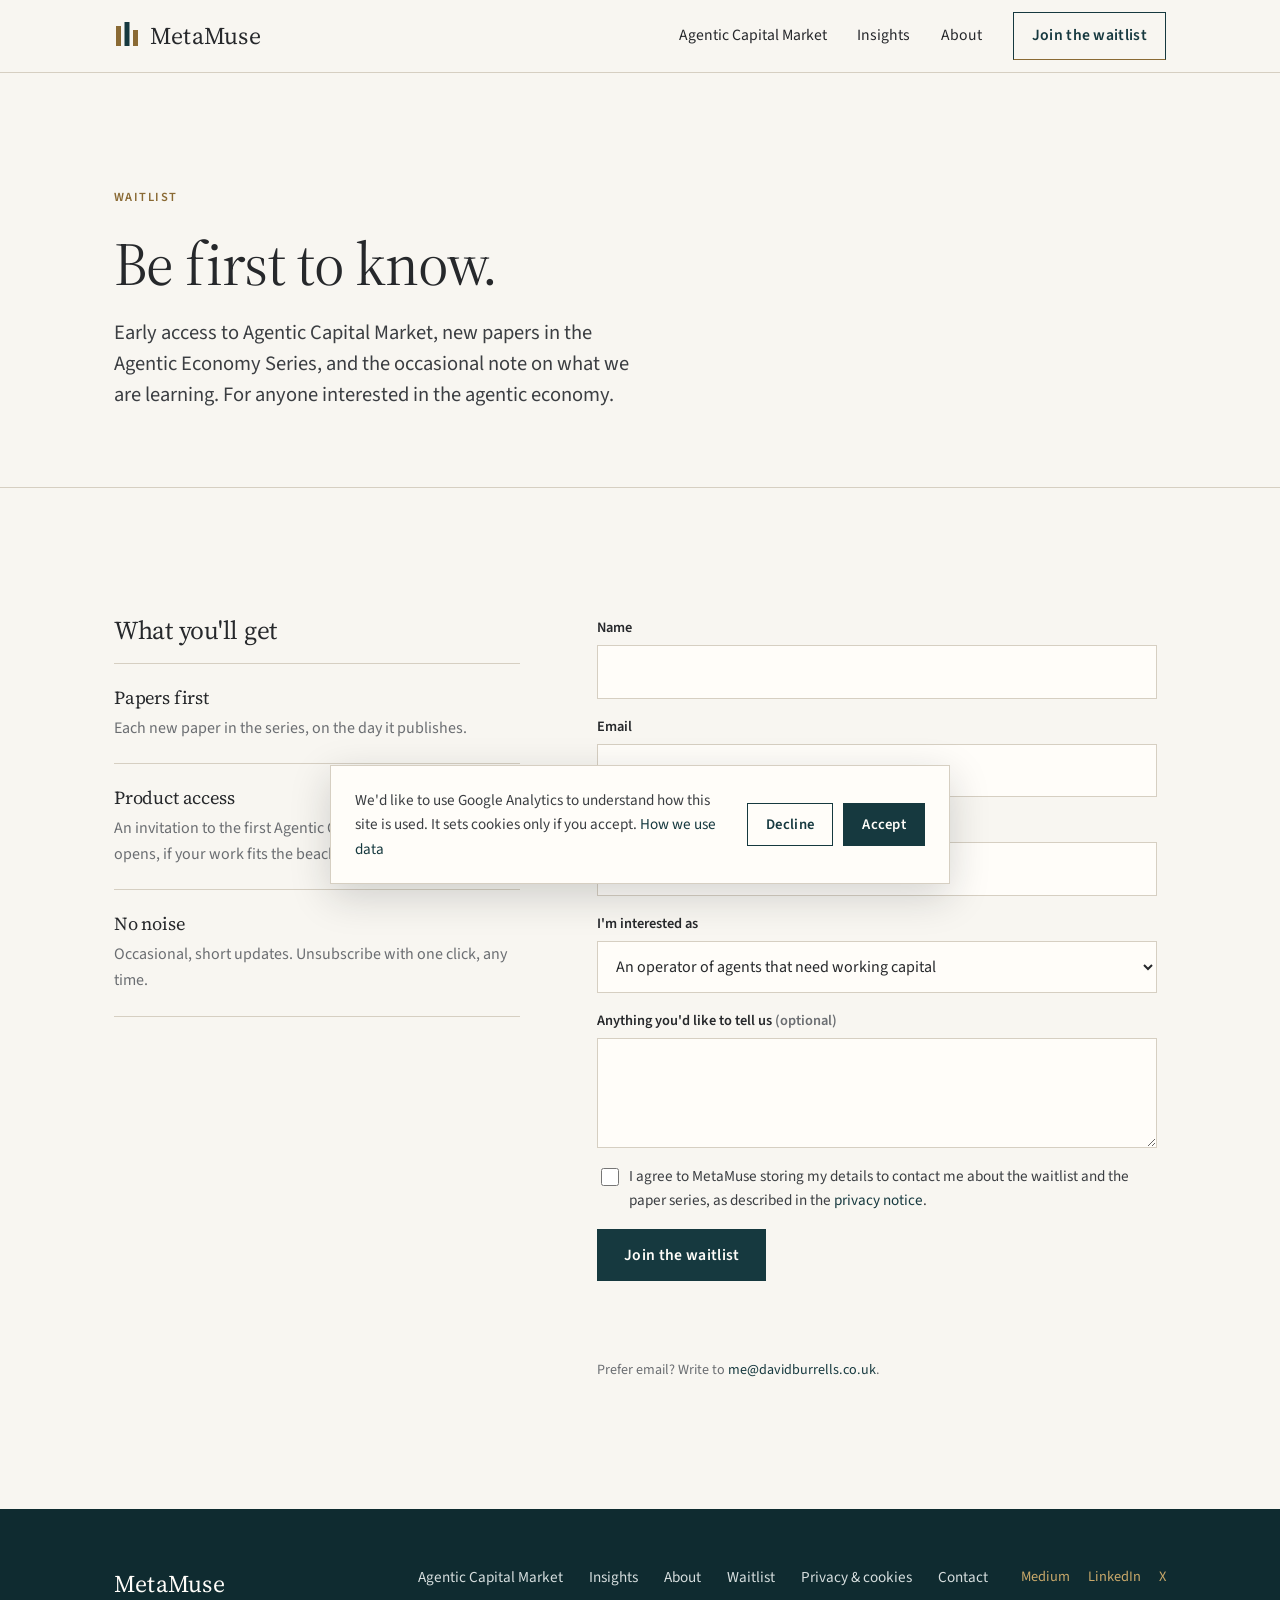
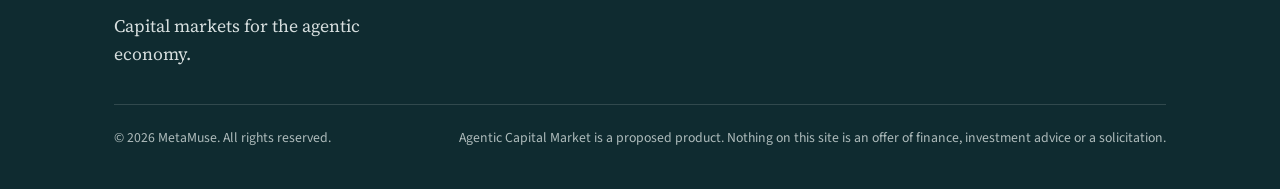
<file: waitlist.html>
<!doctype html>
<html lang="en-GB">
<head>
  <meta charset="utf-8">
  <meta name="viewport" content="width=device-width, initial-scale=1">
  <title>Join the waitlist — MetaMuse</title>
  <meta name="description" content="Join the MetaMuse waitlist for early access to Agentic Capital Market and new papers in the Agentic Economy Series.">
  <link rel="canonical" href="https://www.metamuse.co.uk/waitlist.html">
  <link rel="icon" href="favicon.svg" type="image/svg+xml">
  <link rel="preconnect" href="https://fonts.googleapis.com">
  <link rel="preconnect" href="https://fonts.gstatic.com" crossorigin>
  <link href="https://fonts.googleapis.com/css2?family=Source+Sans+3:wght@400;600&family=Source+Serif+4:opsz,wght@8..60,400;8..60,500&display=swap" rel="stylesheet">
  <link rel="stylesheet" href="style.css">
</head>
<body>
<a class="skip" href="#main">Skip to content</a>

<header class="site-header">
  <div class="wrap">
    <a class="brand" href="index.html" aria-label="MetaMuse home">
      <svg class="mark" viewBox="0 0 26 26" aria-hidden="true"><rect x="2" y="4" width="5" height="20" fill="#8a6a34"/><rect x="10.5" y="0" width="5" height="24" fill="#16393f"/><rect x="19" y="8" width="5" height="16" fill="#8a6a34"/></svg>
      MetaMuse
    </a>
    <button class="nav-toggle" aria-expanded="false" aria-controls="nav">Menu</button>
    <nav class="nav" id="nav" aria-label="Primary">
      <a href="agentic-capital-market.html">Agentic Capital Market</a>
      <a href="insights.html">Insights</a>
      <a href="about.html">About</a>
      <a class="btn ghost" href="waitlist.html" aria-current="page">Join the waitlist</a>
    </nav>
  </div>
</header>

<main id="main">

  <section class="page-hero">
    <div class="wrap">
      <p class="eyebrow">Waitlist</p>
      <h1>Be first to know.</h1>
      <p class="lede">Early access to Agentic Capital Market, new papers in the Agentic Economy Series, and the occasional note on what we are learning. For anyone interested in the agentic economy.</p>
    </div>
  </section>

  <section class="section">
    <div class="wrap">
      <div class="split">
        <div class="measure">
          <h2 style="font-size: 1.6rem; margin-bottom: 18px">What you'll get</h2>
          <ul class="line-list plain">
            <li><div><h4>Papers first</h4><p>Each new paper in the series, on the day it publishes.</p></div></li>
            <li><div><h4>Product access</h4><p>An invitation to the first Agentic Capital Market pilot when it opens, if your work fits the beachhead.</p></div></li>
            <li><div><h4>No noise</h4><p>Occasional, short updates. Unsubscribe with one click, any time.</p></div></li>
          </ul>
        </div>
        <form class="waitlist-form" action="#" method="post" novalidate>
          <div class="field">
            <label for="wl-name">Name</label>
            <input id="wl-name" name="name" type="text" autocomplete="name" required>
          </div>
          <div class="field">
            <label for="wl-email">Email</label>
            <input id="wl-email" name="email" type="email" autocomplete="email" required>
          </div>
          <div class="field">
            <label for="wl-org">Organisation <span class="muted">(optional)</span></label>
            <input id="wl-org" name="organisation" type="text" autocomplete="organization">
          </div>
          <div class="field">
            <label for="wl-interest">I'm interested as</label>
            <select id="wl-interest" name="interest">
              <option>An operator of agents that need working capital</option>
              <option>A capital provider</option>
              <option>A platform or protocol builder</option>
              <option>A reader of the papers</option>
              <option>Something else</option>
            </select>
          </div>
          <div class="field">
            <label for="wl-msg">Anything you'd like to tell us <span class="muted">(optional)</span></label>
            <textarea id="wl-msg" name="message"></textarea>
          </div>
          <div class="hp" aria-hidden="true">
            <label for="wl-website">Website</label>
            <input id="wl-website" name="company_website" type="text" tabindex="-1" autocomplete="off">
          </div>
          <div class="field check">
            <input id="wl-consent" name="consent" type="checkbox" required>
            <label for="wl-consent">I agree to MetaMuse storing my details to contact me about the waitlist and the paper series, as described in the <a href="privacy.html">privacy notice</a>.</label>
          </div>
          <div>
            <button class="btn" type="submit">Join the waitlist</button>
          </div>
          <p class="form-status" role="status" aria-live="polite"></p>
          <p class="form-note">Prefer email? Write to <a href="mailto:me@davidburrells.co.uk">me@davidburrells.co.uk</a>.</p>
        </form>
      </div>
    </div>
  </section>

</main>

<footer class="site-footer">
  <div class="wrap">
    <div class="top">
      <div>
        <a class="brand" href="index.html">MetaMuse</a>
        <p class="tag">Capital markets for the agentic economy.</p>
      </div>
      <nav aria-label="Footer">
        <a href="agentic-capital-market.html">Agentic Capital Market</a>
        <a href="insights.html">Insights</a>
        <a href="about.html">About</a>
        <a href="waitlist.html">Waitlist</a>
        <a href="privacy.html">Privacy &amp; cookies</a>
        <a href="mailto:me@davidburrells.co.uk">Contact</a>
      </nav>
      <nav class="social" aria-label="Social">
        <a href="https://medium.com/@dburrells" rel="me noopener" target="_blank">Medium</a>
        <a href="https://www.linkedin.com/in/daveburrells/" rel="me noopener" target="_blank">LinkedIn</a>
        <a href="https://x.com/dburrells" rel="me noopener" target="_blank">X</a>
      </nav>
    </div>
    <div class="bottom">
      <span>&copy; <span data-year>2026</span> MetaMuse. All rights reserved.</span>
      <span>Agentic Capital Market is a proposed product. Nothing on this site is an offer of finance, investment advice or a solicitation.</span>
    </div>
  </div>
</footer>

<div class="cookie" role="dialog" aria-label="Cookie choice" aria-live="polite">
  <p>We'd like to use Google Analytics to understand how this site is used. It sets cookies only if you accept. <a href="privacy.html">How we use data</a></p>
  <div class="actions">
    <button class="btn ghost" type="button" data-consent="decline">Decline</button>
    <button class="btn" type="button" data-consent="accept">Accept</button>
  </div>
</div>

<script src="main.js"></script>
</body>
</html>
</file>
<file: style.css>
/* MetaMuse — site styles
   Palette and type follow the Agentic Capital Market deck:
   warm stone ground, deep teal, muted gold, editorial serif. */

:root {
  --cream: #f8f6f1;
  --stone: #ece7dd;
  --stone-deep: #ddd6c8;
  --line: #d6cfc2;
  --ink: #26282b;
  --body: #3b3e42;
  --muted: #6b6e72;
  --teal: #16393f;
  --teal-deep: #0f2b30;
  --teal-soft: #1f4a51;
  --gold: #8a6a34;
  --gold-light: #c9a96a;
  --sage: #7f9389;
  --white: #fffdf9;

  --serif: "Source Serif 4", "Iowan Old Style", "Palatino Linotype", Georgia, serif;
  --sans: "Source Sans 3", "Segoe UI", "Helvetica Neue", Arial, sans-serif;

  --max: 1180px;
  --gutter: clamp(20px, 5vw, 72px);
  --section: clamp(72px, 10vw, 140px);
}

*, *::before, *::after { box-sizing: border-box; }

html { scroll-behavior: smooth; -webkit-text-size-adjust: 100%; }
@media (prefers-reduced-motion: reduce) {
  html { scroll-behavior: auto; }
  *, *::before, *::after { transition: none !important; animation: none !important; }
}

body {
  margin: 0;
  background: var(--cream);
  color: var(--body);
  font-family: var(--sans);
  font-size: 18px;
  line-height: 1.6;
  font-weight: 400;
}

h1, h2, h3, h4 {
  font-family: var(--serif);
  color: var(--ink);
  font-weight: 400;
  margin: 0;
  letter-spacing: -0.01em;
}

h1 { font-size: clamp(2.5rem, 4.4vw, 3.8rem); line-height: 1.08; }
h2 { font-size: clamp(2rem, 4vw, 3rem); line-height: 1.12; }
h3 { font-size: clamp(1.35rem, 2.2vw, 1.7rem); line-height: 1.25; }
h4 { font-size: 1.15rem; line-height: 1.3; }

p { margin: 0 0 1.1em; }
p:last-child { margin-bottom: 0; }

a { color: var(--teal); text-decoration: none; }
a:hover { text-decoration: underline; text-underline-offset: 0.18em; }
a:focus-visible, button:focus-visible, input:focus-visible, select:focus-visible, textarea:focus-visible {
  outline: 2px solid var(--gold);
  outline-offset: 3px;
}

.wrap { max-width: var(--max); margin: 0 auto; padding: 0 var(--gutter); }

.eyebrow {
  font-family: var(--sans);
  font-size: 0.78rem;
  font-weight: 600;
  letter-spacing: 0.12em;
  text-transform: uppercase;
  color: var(--gold);
  margin: 0 0 1.4rem;
}

.lede {
  font-size: clamp(1.15rem, 1.6vw, 1.4rem);
  line-height: 1.5;
  color: var(--body);
  max-width: 44ch;
}

.measure { max-width: 64ch; }
.serif { font-family: var(--serif); }
.muted { color: var(--muted); }
.small { font-size: 0.92rem; }

/* ---------- Header ---------- */

.site-header {
  position: sticky;
  top: 0;
  z-index: 50;
  background: rgba(248, 246, 241, 0.92);
  backdrop-filter: blur(8px);
  border-bottom: 1px solid var(--line);
}
.site-header .wrap {
  display: flex;
  align-items: center;
  justify-content: space-between;
  min-height: 72px;
  gap: 24px;
}
.brand {
  display: inline-flex;
  align-items: baseline;
  gap: 10px;
  font-family: var(--serif);
  font-size: 1.5rem;
  color: var(--ink);
  letter-spacing: 0.01em;
}
.brand:hover { text-decoration: none; }
.brand .mark {
  display: inline-block;
  width: 26px;
  height: 26px;
  transform: translateY(4px);
}
.nav { display: flex; align-items: center; gap: clamp(16px, 2.4vw, 34px); }
.nav a {
  font-size: 0.98rem;
  color: var(--ink);
  padding: 6px 0;
  border-bottom: 1px solid transparent;
}
.nav a:hover { text-decoration: none; border-bottom-color: var(--gold); }
.nav a[aria-current="page"] { border-bottom-color: var(--gold); }
.nav .btn { padding: 10px 18px; border: 1px solid var(--teal); }

.nav-toggle {
  display: none;
  background: none;
  border: 1px solid var(--line);
  padding: 8px 12px;
  font: inherit;
  color: var(--ink);
  cursor: pointer;
}

@media (max-width: 840px) {
  .nav-toggle { display: inline-block; }
  .nav {
    display: none;
    position: absolute;
    left: 0; right: 0; top: 100%;
    flex-direction: column;
    align-items: stretch;
    gap: 0;
    background: var(--cream);
    border-bottom: 1px solid var(--line);
    padding: 8px var(--gutter) 20px;
  }
  .nav.open { display: flex; }
  .nav a { padding: 14px 0; border-bottom: 1px solid var(--line); font-size: 1.05rem; }
  .nav a[aria-current="page"] { border-bottom-color: var(--line); color: var(--gold); }
  .nav .btn { margin-top: 14px; text-align: center; border: 1px solid var(--teal); }
}

/* ---------- Buttons ---------- */

.btn {
  display: inline-block;
  font-family: var(--sans);
  font-size: 0.98rem;
  font-weight: 600;
  letter-spacing: 0.02em;
  padding: 14px 26px;
  background: var(--teal);
  color: var(--white);
  border: 1px solid var(--teal);
  cursor: pointer;
  transition: background 0.15s ease, color 0.15s ease;
}
.btn:hover { background: var(--teal-deep); text-decoration: none; }
.btn.ghost { background: transparent; color: var(--teal); }
.btn.ghost:hover { background: var(--teal); color: var(--white); }
.btn.light { background: var(--cream); color: var(--teal); border-color: var(--cream); }
.btn.light:hover { background: var(--white); }
.btn.gold { background: var(--gold); border-color: var(--gold); color: var(--white); }
.btn.gold:hover { background: #74582a; }

.link-arrow { font-weight: 600; white-space: nowrap; }
.link-arrow::after { content: " \2192"; }

/* ---------- Hero ---------- */

.hero {
  display: grid;
  grid-template-columns: minmax(0, 46%) minmax(0, 54%);
  min-height: calc(100vh - 72px);
  min-height: calc(100svh - 72px);
}
.hero-copy {
  padding: clamp(56px, 8vw, 120px) var(--gutter) clamp(56px, 8vw, 100px);
  display: flex;
  flex-direction: column;
  justify-content: center;
  gap: 0;
}
.hero-copy .eyebrow { margin-bottom: clamp(40px, 7vh, 90px); }
.hero-copy h1 { margin-bottom: 28px; }
.hero-copy .rule {
  width: 84px;
  height: 2px;
  background: var(--gold);
  margin: 0 0 28px 4px;
}
.hero-copy .lede { margin-bottom: 36px; font-family: var(--serif); font-size: clamp(1.3rem, 1.9vw, 1.65rem); color: var(--ink); }
.hero-copy .sub { color: var(--muted); font-size: 1.1rem; margin-bottom: 40px; max-width: 36ch; }
.hero-actions { display: flex; gap: 14px; flex-wrap: wrap; }
.hero-art {
  position: relative;
  overflow: hidden;
  background: #c7b08c;
}
.hero-art svg { position: absolute; inset: 0; width: 100%; height: 100%; display: block; }

@media (max-width: 900px) {
  .hero { grid-template-columns: 1fr; min-height: 0; }
  .hero-art { min-height: 46vw; order: -1; }
  .hero-copy .eyebrow { margin-bottom: 28px; }
}

/* ---------- Sections ---------- */

.section { padding: var(--section) 0; }
.section + .section { border-top: 1px solid var(--line); }
.section.stone { background: var(--stone); border-top: 0; }
.section.teal { background: var(--teal); color: #d8e0e0; border-top: 0; }
.section.teal h2, .section.teal h3, .section.teal h4 { color: var(--white); }
.section.teal .eyebrow { color: var(--gold-light); }
.section.teal .lede { color: #d8e0e0; }
.section.teal .muted { color: #a9b6b6; }
.section.teal a { color: var(--white); }
.section.teal .line-list li { border-color: rgba(255,255,255,0.18); }

.section-head { margin-bottom: clamp(40px, 5vw, 72px); }
.section-head h2 { margin-bottom: 18px; }
.section-head .lede { max-width: 54ch; }

.split {
  display: grid;
  grid-template-columns: minmax(0, 5fr) minmax(0, 7fr);
  gap: clamp(32px, 6vw, 96px);
  align-items: start;
}
.split.even { grid-template-columns: 1fr 1fr; }
@media (max-width: 840px) { .split, .split.even { grid-template-columns: 1fr; } }

.statement {
  font-family: var(--serif);
  font-size: clamp(1.7rem, 3vw, 2.5rem);
  line-height: 1.2;
  color: var(--ink);
}

/* Line lists: heading + description rows separated by hairlines (deck style) */
.line-list { list-style: none; margin: 0; padding: 0; }
.line-list li {
  padding: 22px 0;
  border-bottom: 1px solid var(--line);
  display: grid;
  grid-template-columns: 34px 1fr;
  gap: 12px 18px;
}
.line-list li:first-child { border-top: 1px solid var(--line); }
.line-list .n { color: var(--gold); font-weight: 600; font-size: 0.8rem; padding-top: 6px; }
.line-list.plain li { grid-template-columns: 1fr; }
.line-list h4 { margin-bottom: 6px; }
.line-list p { color: var(--muted); font-size: 1rem; }

/* Era table */
.eras {
  display: grid;
  grid-template-columns: repeat(3, 1fr);
  gap: 0;
  border-top: 1px solid var(--line);
  border-bottom: 1px solid var(--line);
}
.era { padding: 36px 32px 36px 0; border-right: 1px solid var(--line); }
.era:last-child { border-right: 0; padding-right: 0; }
.era + .era { padding-left: 32px; }
.era .num { font-family: var(--serif); font-size: 3rem; color: var(--gold); line-height: 1; margin-bottom: 18px; }
.era h3 { margin-bottom: 10px; }
.era .verbs { font-family: var(--serif); font-size: 1.25rem; color: var(--teal); margin-bottom: 14px; }
.era p { font-size: 1rem; color: var(--muted); }
.era.now { position: relative; }
.era.now::before {
  content: "Where we are";
  position: absolute; top: -1px; left: 32px;
  font-size: 0.72rem; letter-spacing: 0.12em; text-transform: uppercase;
  color: var(--white); background: var(--gold); padding: 4px 10px;
  transform: translateY(-100%);
}
.era.next .num { color: var(--teal); }
@media (max-width: 840px) {
  .eras { grid-template-columns: 1fr; }
  .era, .era + .era { padding: 28px 0; border-right: 0; border-bottom: 1px solid var(--line); }
  .era:last-child { border-bottom: 0; }
  .era.now::before { left: 0; }
}

/* Timeline (order-to-cash) */
.timeline { list-style: none; margin: 0; padding: 0; display: grid; grid-template-columns: repeat(4, 1fr); gap: 24px; position: relative; }
.timeline::before { content: ""; position: absolute; left: 7px; right: 7px; top: 7px; height: 1px; background: var(--gold); }
.timeline li { position: relative; padding-top: 34px; }
.timeline li::before {
  content: ""; position: absolute; top: 0; left: 0;
  width: 15px; height: 15px; border-radius: 50%;
  background: var(--gold); border: 2px solid var(--cream);
}
.timeline li.funded::before { background: var(--teal); }
.timeline h3 { margin-bottom: 8px; }
.timeline p { color: var(--muted); font-size: 1rem; }
.timeline .interval {
  grid-column: 2 / 5;
  margin-top: 12px;
  border-top: 3px solid var(--teal);
  padding-top: 10px;
  text-align: center;
  font-size: 0.82rem; letter-spacing: 0.1em; text-transform: uppercase; color: var(--teal);
}
@media (max-width: 840px) {
  .timeline { grid-template-columns: 1fr; gap: 28px; padding-left: 32px; }
  .timeline::before { left: 7px; right: auto; top: 7px; bottom: 7px; width: 1px; height: auto; }
  .timeline li { padding-top: 0; }
  .timeline li::before { left: -32px; top: 6px; }
  .timeline .interval { grid-column: auto; text-align: left; }
}

/* Figures ($100 / $60 / $40) */
.figures { display: grid; grid-template-columns: repeat(3, 1fr); border-top: 1px solid var(--line); border-bottom: 1px solid var(--line); }
.figure { padding: 40px 32px 40px 0; border-right: 1px solid var(--line); }
.figure + .figure { padding-left: 32px; }
.figure:last-child { border-right: 0; }
.figure .amount { font-family: var(--serif); font-size: clamp(3rem, 6vw, 5rem); line-height: 1; color: var(--teal); margin-bottom: 12px; }
.figure .amount.gold { color: var(--gold); }
.figure .label { font-size: 0.78rem; letter-spacing: 0.12em; text-transform: uppercase; color: var(--gold); font-weight: 600; margin-bottom: 12px; }
.figure p { font-size: 1.05rem; }
@media (max-width: 840px) {
  .figures { grid-template-columns: 1fr; }
  .figure, .figure + .figure { padding: 28px 0; border-right: 0; border-bottom: 1px solid var(--line); }
  .figure:last-child { border-bottom: 0; }
}

/* Tables */
.table { width: 100%; border-collapse: collapse; font-size: 1.02rem; }
.table th {
  text-align: left; font-weight: 600; font-size: 0.78rem; letter-spacing: 0.12em; text-transform: uppercase;
  color: var(--gold); background: var(--stone); padding: 14px 18px;
}
.table td { padding: 18px; border-bottom: 1px solid var(--line); vertical-align: top; }
.table td:first-child { font-weight: 600; color: var(--ink); white-space: nowrap; }
.section.teal .table th { background: rgba(255,255,255,0.06); color: var(--gold-light); }
.section.teal .table td { border-color: rgba(255,255,255,0.14); }
.section.teal .table td:first-child { color: var(--white); }
.table-wrap { overflow-x: auto; -webkit-overflow-scrolling: touch; }
@media (max-width: 700px) {
  .table { font-size: 0.95rem; }
  .table th, .table td { padding: 12px 10px; }
  .table td:first-child { white-space: normal; }
}

/* Flow (commit → fund → verify → distribute) */
.flow { display: grid; grid-template-columns: repeat(4, 1fr); gap: 18px; }
.flow .step { border: 1px solid var(--line); padding: 26px 24px; position: relative; background: var(--cream); }
.flow .step .k { font-size: 0.75rem; color: var(--gold); font-weight: 600; letter-spacing: 0.1em; margin-bottom: 12px; }
.flow .step h3 { margin-bottom: 10px; }
.flow .step p { font-size: 0.98rem; color: var(--muted); }
.flow .step:not(:last-child)::after {
  content: "\2192"; position: absolute; right: -16px; top: 50%; transform: translateY(-50%);
  color: var(--gold); font-size: 1.2rem; background: var(--cream); padding: 0 2px;
}
.section.teal .flow .step { background: rgba(255,255,255,0.04); border-color: rgba(255,255,255,0.18); }
.section.teal .flow .step p { color: #b7c3c3; }
.section.teal .flow .step:not(:last-child)::after { background: var(--teal); color: var(--gold-light); }
@media (max-width: 900px) {
  .flow { grid-template-columns: 1fr 1fr; }
  .flow .step::after { display: none; }
}
@media (max-width: 520px) { .flow { grid-template-columns: 1fr; } }

/* Cards (papers) */
.papers { display: grid; grid-template-columns: repeat(2, 1fr); gap: 24px; }
.paper {
  display: block;
  border: 1px solid var(--line);
  padding: 32px 30px 28px;
  background: var(--white);
  color: inherit;
  position: relative;
}
.paper:hover { text-decoration: none; border-color: var(--gold); }
.paper .k { font-size: 0.75rem; letter-spacing: 0.12em; text-transform: uppercase; color: var(--gold); font-weight: 600; margin-bottom: 14px; }
.paper h3 { margin-bottom: 10px; }
.paper p { color: var(--muted); font-size: 1rem; margin-bottom: 18px; }
.paper .more { color: var(--teal); font-weight: 600; font-size: 0.95rem; }
.paper.soon { background: transparent; }
.paper.soon .k { color: var(--muted); }
@media (max-width: 760px) { .papers { grid-template-columns: 1fr; } }

/* Quote band */
.band { padding: clamp(64px, 9vw, 120px) 0; background: var(--teal); color: var(--white); }
.band .statement { color: var(--white); font-size: clamp(2rem, 4.4vw, 3.6rem); max-width: 18ch; margin-bottom: 36px; }
.band .rule { width: 100%; height: 1px; background: rgba(255,255,255,0.25); margin: 0 0 36px; }
.band p { color: #c9d3d3; font-family: var(--serif); font-size: clamp(1.2rem, 1.8vw, 1.5rem); max-width: 34ch; }

/* Waitlist */
.waitlist-form { display: grid; gap: 16px; max-width: 560px; }
.field { display: grid; gap: 6px; }
.field label { font-size: 0.9rem; font-weight: 600; color: var(--ink); }
.field input, .field select, .field textarea {
  font: inherit; font-size: 1rem; padding: 13px 14px;
  border: 1px solid var(--line); background: var(--white); color: var(--ink);
  width: 100%;
}
.field textarea { min-height: 110px; resize: vertical; }
.field.check { grid-template-columns: 20px 1fr; align-items: start; gap: 12px; }
.field.check input { width: 18px; height: 18px; margin-top: 4px; padding: 0; }
.field.check label { font-weight: 400; color: var(--body); font-size: 0.95rem; }
.form-note { font-size: 0.88rem; color: var(--muted); }
.form-status { font-size: 0.95rem; margin-top: 8px; min-height: 1.4em; }
.form-status.ok { color: var(--teal); font-weight: 600; }
.form-status.err { color: #8d3b2e; }
.hp { position: absolute; left: -9999px; width: 1px; height: 1px; overflow: hidden; }

/* Page hero (inner pages) */
.page-hero { padding: clamp(64px, 9vw, 120px) 0 clamp(40px, 6vw, 80px); border-bottom: 1px solid var(--line); }
.page-hero h1 { font-size: clamp(2.4rem, 5vw, 3.8rem); margin-bottom: 22px; max-width: 16ch; }
.page-hero .lede { max-width: 52ch; }

/* Prose */
.prose { max-width: 70ch; }
.prose h2 { font-size: clamp(1.6rem, 2.6vw, 2.1rem); margin: 2.4em 0 0.8em; }
.prose h3 { font-size: 1.3rem; margin: 1.8em 0 0.5em; }
.prose ul, .prose ol { padding-left: 1.3em; }
.prose li { margin-bottom: 0.5em; }
.prose .note { font-size: 0.95rem; color: var(--muted); border-left: 2px solid var(--gold); padding-left: 16px; }

/* Footer */
.site-footer { background: var(--teal-deep); color: #aebbbb; padding: 56px 0 40px; font-size: 0.95rem; }
.site-footer .top { display: flex; justify-content: space-between; gap: 32px; flex-wrap: wrap; align-items: flex-start; margin-bottom: 36px; }
.site-footer .brand { color: var(--white); }
.site-footer .tag { font-family: var(--serif); color: #d6dede; font-size: 1.1rem; margin-top: 8px; max-width: 30ch; }
.site-footer nav { display: flex; gap: 26px; flex-wrap: wrap; }
.site-footer a { color: #d6dede; }
.site-footer .bottom { border-top: 1px solid rgba(255,255,255,0.14); padding-top: 22px; display: flex; justify-content: space-between; gap: 16px; flex-wrap: wrap; font-size: 0.86rem; }

/* Cookie banner */
.cookie {
  position: fixed; left: 16px; right: 16px; bottom: 16px; z-index: 100;
  max-width: 620px; margin: 0 auto;
  background: var(--white); color: var(--body);
  border: 1px solid var(--line);
  box-shadow: 0 12px 40px rgba(20, 30, 32, 0.18);
  padding: 22px 24px;
  display: none;
  gap: 16px;
  align-items: center;
  flex-wrap: wrap;
}
.cookie.show { display: flex; }
.cookie p { flex: 1 1 320px; margin: 0; font-size: 0.95rem; }
.cookie .actions { display: flex; gap: 10px; }
.cookie .btn { padding: 10px 18px; font-size: 0.92rem; }

/* Skip link */
.skip { position: absolute; left: -9999px; top: 8px; background: var(--gold); color: var(--white); padding: 8px 12px; z-index: 200; }
.skip:focus { left: 8px; }

/* Definition pairs (what we are / are not) */
.pair { display: grid; grid-template-columns: 1fr 1fr; gap: clamp(28px, 5vw, 72px); }
.pair .col h3 { margin-bottom: 18px; padding-bottom: 12px; border-bottom: 2px solid var(--gold); display: inline-block; }
.pair ul { list-style: none; padding: 0; margin: 0; }
.pair li { padding: 12px 0; border-bottom: 1px solid var(--line); }
@media (max-width: 760px) { .pair { grid-template-columns: 1fr; } }

/* Principles grid */
.principles { display: grid; grid-template-columns: repeat(3, 1fr); gap: 0; border-top: 1px solid var(--line); }
.principle { padding: 32px 28px 32px 0; border-bottom: 1px solid var(--line); border-right: 1px solid var(--line); }
.principle:nth-child(3n) { border-right: 0; }
.principle:nth-child(3n+2), .principle:nth-child(3n) { padding-left: 28px; }
.principle h3 { font-size: 1.25rem; margin-bottom: 10px; }
.principle p { font-size: 1rem; color: var(--muted); }
@media (max-width: 840px) {
  .principles { grid-template-columns: 1fr; }
  .principle, .principle:nth-child(3n+2), .principle:nth-child(3n) { padding: 24px 0; border-right: 0; }
}

/* Footer social links */
.site-footer .top { align-items: flex-start; }
.site-footer .social { gap: 18px; font-size: 0.9rem; }
.site-footer .social a { color: var(--gold-light); }
.blog-list h4 a { color: var(--ink); }
.blog-list h4 a:hover { color: var(--teal); }

/* Photography */
.photo { display: block; width: 100%; height: auto; }
.photo-wide { margin: 0 0 clamp(40px, 5vw, 64px); }
.photo-wide img { display: block; width: 100%; height: clamp(260px, 42vw, 560px); object-fit: cover; }
.split .photo-col img { display: block; width: 100%; height: auto; }
.split .photo-col { align-self: stretch; }
.split .photo-col.cover img { height: 100%; min-height: 320px; object-fit: cover; }
.page-hero.with-photo { padding-bottom: 0; border-bottom: 0; }
.page-hero.with-photo .wrap { padding-bottom: clamp(40px, 6vw, 72px); }
.page-hero.with-photo img { display: block; width: 100%; height: clamp(240px, 36vw, 520px); object-fit: cover; }
.section.teal .photo-col img { border: 1px solid rgba(255,255,255,0.12); }
</file>
